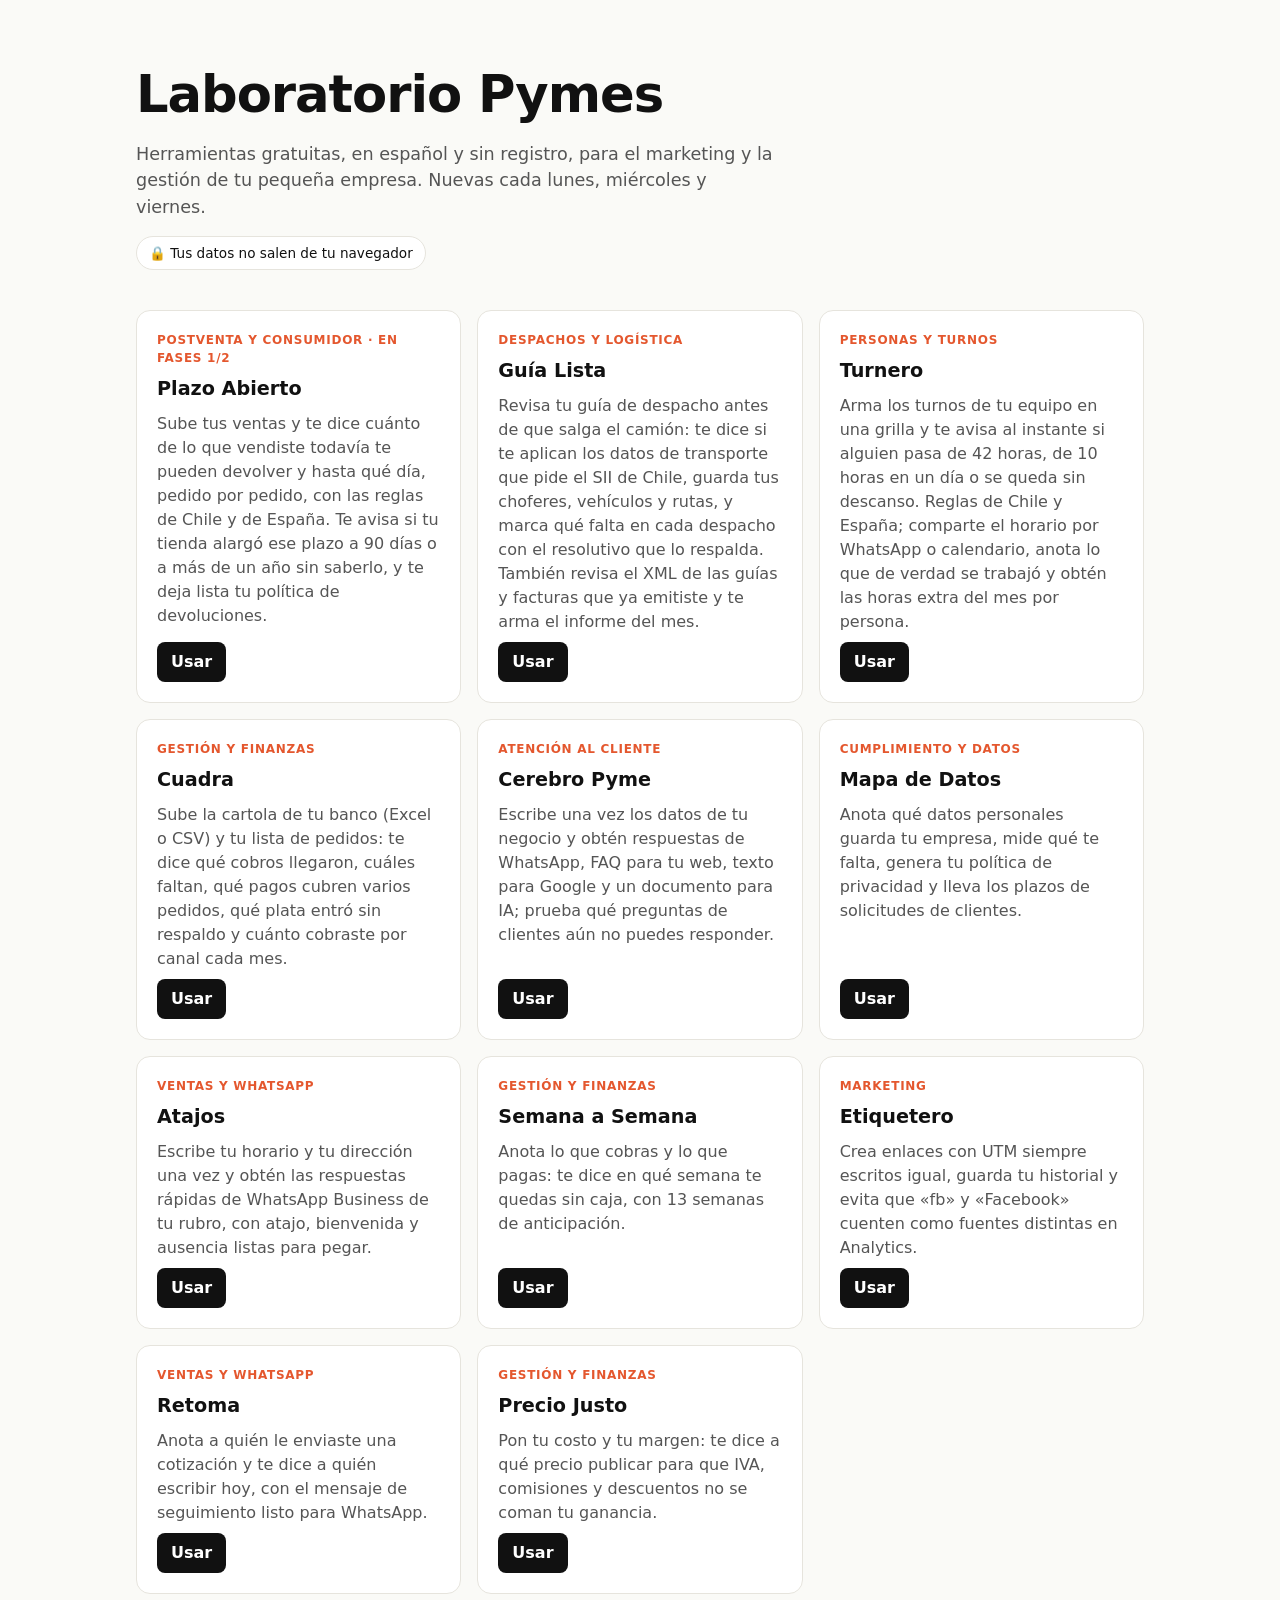
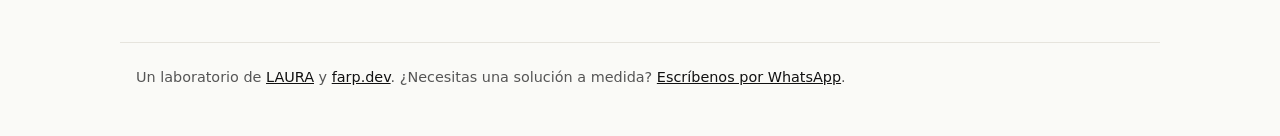
<file: index.html>
<!doctype html>
<html lang="es">
<head>
<meta charset="utf-8">
<meta name="viewport" content="width=device-width, initial-scale=1">
<title>Laboratorio Pymes · herramientas gratuitas para pymes</title>
<meta name="description" content="Herramientas gratuitas, en español y sin registro, para el marketing y la gestión de pequeñas empresas. Tus datos no salen de tu navegador.">
<style>
  :root { --tinta:#111; --suave:#555; --fondo:#fafaf7; --tarjeta:#fff; --borde:#e6e4dd; --acento:#e4572e; }
  * { box-sizing: border-box; }
  body { margin:0; font-family: system-ui, -apple-system, Segoe UI, Roboto, sans-serif; color:var(--tinta); background:var(--fondo); line-height:1.5; }
  header { max-width: 1040px; margin: 0 auto; padding: 56px 16px 24px; }
  h1 { font-size: clamp(2rem, 5vw, 3.2rem); margin: 0 0 8px; letter-spacing: -0.02em; }
  header p { color: var(--suave); max-width: 640px; font-size: 1.1rem; margin: 0; }
  .sello { display:inline-block; margin-top:16px; font-size:.85rem; background:#fff; border:1px solid var(--borde); border-radius:999px; padding:6px 12px; }
  main { max-width: 1040px; margin: 0 auto; padding: 16px; display:grid; gap:16px; grid-template-columns: repeat(auto-fill, minmax(280px, 1fr)); }
  .tarjeta { background:var(--tarjeta); border:1px solid var(--borde); border-radius:14px; padding:20px; display:flex; flex-direction:column; gap:8px; }
  .cat { font-size:.75rem; text-transform:uppercase; letter-spacing:.06em; color:var(--acento); font-weight:700; }
  .tarjeta h2 { font-size:1.2rem; margin:0; }
  .tarjeta p { margin:0; color:var(--suave); flex:1; }
  .tarjeta a { align-self:flex-start; background:var(--tinta); color:#fff; text-decoration:none; padding:8px 14px; border-radius:8px; font-weight:600; }
  .vacio { grid-column: 1 / -1; color: var(--suave); text-align:center; padding:48px 0; }
  footer { max-width:1040px; margin: 32px auto 0; padding: 24px 16px 48px; color:var(--suave); font-size:.9rem; border-top:1px solid var(--borde); }
  footer a { color: var(--tinta); }
</style>
</head>
<body>
<header>
  <h1>Laboratorio Pymes</h1>
  <p>Herramientas gratuitas, en español y sin registro, para el marketing y la gestión de tu pequeña empresa. Nuevas cada lunes, miércoles y viernes.</p>
  <span class="sello">🔒 Tus datos no salen de tu navegador</span>
</header>
<main id="catalogo">
  <!-- TARJETAS: el agente agrega una tarjeta por herramienta, la más nueva primero -->
  <article class="tarjeta">
    <span class="cat">Postventa y consumidor · en fases 1/2</span>
    <h2>Plazo Abierto</h2>
    <p>Sube tus ventas y te dice cuánto de lo que vendiste todavía te pueden devolver y hasta qué día, pedido por pedido, con las reglas de Chile y de España. Te avisa si tu tienda alargó ese plazo a 90 días o a más de un año sin saberlo, y te deja lista tu política de devoluciones.</p>
    <a href="herramientas/011-plazo-abierto/">Usar</a>
  </article>
  <article class="tarjeta">
    <span class="cat">Despachos y logística</span>
    <h2>Guía Lista</h2>
    <p>Revisa tu guía de despacho antes de que salga el camión: te dice si te aplican los datos de transporte que pide el SII de Chile, guarda tus choferes, vehículos y rutas, y marca qué falta en cada despacho con el resolutivo que lo respalda. También revisa el XML de las guías y facturas que ya emitiste y te arma el informe del mes.</p>
    <a href="herramientas/010-guia-lista/">Usar</a>
  </article>
  <article class="tarjeta">
    <span class="cat">Personas y turnos</span>
    <h2>Turnero</h2>
    <p>Arma los turnos de tu equipo en una grilla y te avisa al instante si alguien pasa de 42 horas, de 10 horas en un día o se queda sin descanso. Reglas de Chile y España; comparte el horario por WhatsApp o calendario, anota lo que de verdad se trabajó y obtén las horas extra del mes por persona.</p>
    <a href="herramientas/009-turnero/">Usar</a>
  </article>
  <article class="tarjeta">
    <span class="cat">Gestión y finanzas</span>
    <h2>Cuadra</h2>
    <p>Sube la cartola de tu banco (Excel o CSV) y tu lista de pedidos: te dice qué cobros llegaron, cuáles faltan, qué pagos cubren varios pedidos, qué plata entró sin respaldo y cuánto cobraste por canal cada mes.</p>
    <a href="herramientas/008-cuadra/">Usar</a>
  </article>
  <article class="tarjeta">
    <span class="cat">Atención al cliente</span>
    <h2>Cerebro Pyme</h2>
    <p>Escribe una vez los datos de tu negocio y obtén respuestas de WhatsApp, FAQ para tu web, texto para Google y un documento para IA; prueba qué preguntas de clientes aún no puedes responder.</p>
    <a href="herramientas/007-cerebro-pyme/">Usar</a>
  </article>
  <article class="tarjeta">
    <span class="cat">Cumplimiento y datos</span>
    <h2>Mapa de Datos</h2>
    <p>Anota qué datos personales guarda tu empresa, mide qué te falta, genera tu política de privacidad y lleva los plazos de solicitudes de clientes.</p>
    <a href="herramientas/006-mapa-de-datos/">Usar</a>
  </article>
  <article class="tarjeta">
    <span class="cat">Ventas y WhatsApp</span>
    <h2>Atajos</h2>
    <p>Escribe tu horario y tu dirección una vez y obtén las respuestas rápidas de WhatsApp Business de tu rubro, con atajo, bienvenida y ausencia listas para pegar.</p>
    <a href="herramientas/005-atajos/">Usar</a>
  </article>
  <article class="tarjeta">
    <span class="cat">Gestión y finanzas</span>
    <h2>Semana a Semana</h2>
    <p>Anota lo que cobras y lo que pagas: te dice en qué semana te quedas sin caja, con 13 semanas de anticipación.</p>
    <a href="herramientas/004-semana-a-semana/">Usar</a>
  </article>
  <article class="tarjeta">
    <span class="cat">Marketing</span>
    <h2>Etiquetero</h2>
    <p>Crea enlaces con UTM siempre escritos igual, guarda tu historial y evita que «fb» y «Facebook» cuenten como fuentes distintas en Analytics.</p>
    <a href="herramientas/003-etiquetero/">Usar</a>
  </article>
  <article class="tarjeta">
    <span class="cat">Ventas y WhatsApp</span>
    <h2>Retoma</h2>
    <p>Anota a quién le enviaste una cotización y te dice a quién escribir hoy, con el mensaje de seguimiento listo para WhatsApp.</p>
    <a href="herramientas/002-retoma/">Usar</a>
  </article>
  <article class="tarjeta">
    <span class="cat">Gestión y finanzas</span>
    <h2>Precio Justo</h2>
    <p>Pon tu costo y tu margen: te dice a qué precio publicar para que IVA, comisiones y descuentos no se coman tu ganancia.</p>
    <a href="herramientas/001-precio-justo/">Usar</a>
  </article>
</main>
<footer>
  Un laboratorio de <a href="https://laura.lat">LAURA</a> y <a href="https://farp.dev">farp.dev</a>. ¿Necesitas una solución a medida? <a href="https://wa.me/56999968482">Escríbenos por WhatsApp</a>.
</footer>
</body>
</html>
</file>
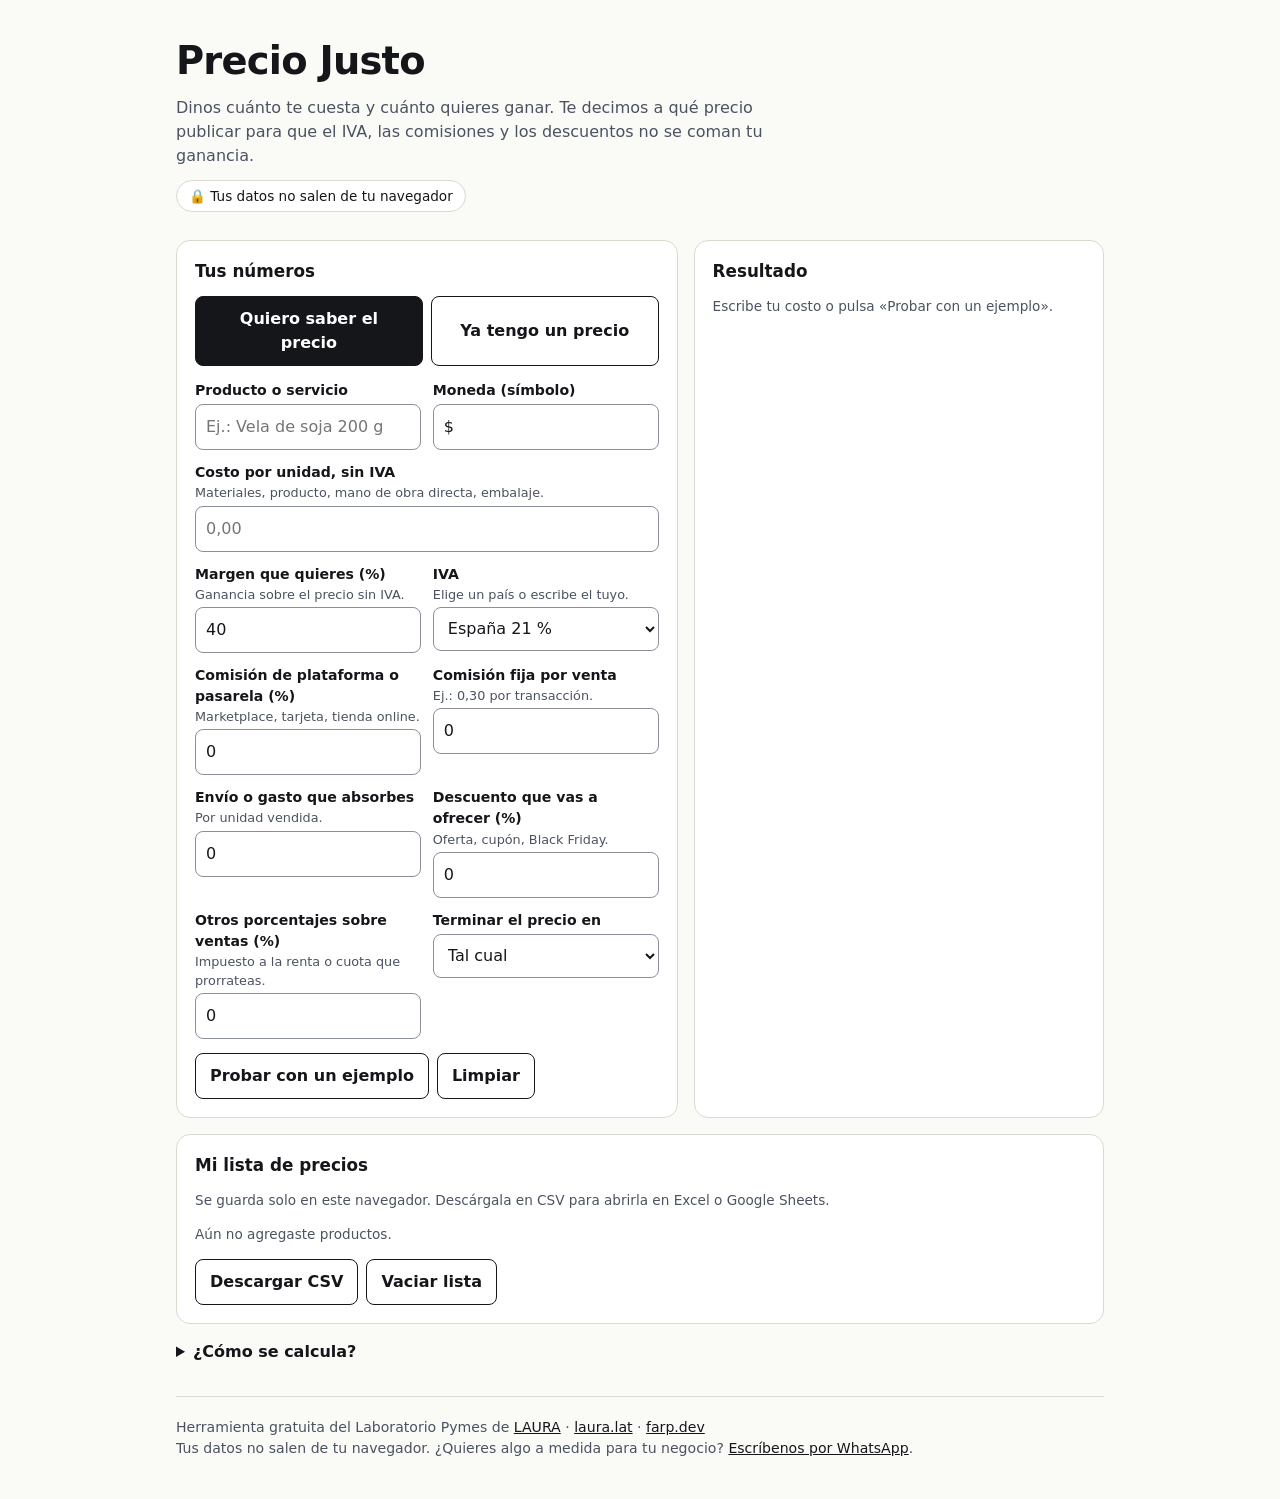
<file: herramientas/001-precio-justo/index.html>
<!doctype html>
<html lang="es">
<head>
<meta charset="utf-8">
<meta name="viewport" content="width=device-width, initial-scale=1">
<title>Precio Justo · calcula a cuánto vender sin perder en comisiones ni IVA</title>
<meta name="description" content="Calculadora gratuita: pon tu costo y el margen que quieres, y te dice el precio que debes publicar después de IVA, comisiones y descuentos. Sin registro.">
<style>
:root{--tinta:#14161a;--suave:#4b5260;--fondo:#fafaf7;--tarjeta:#fff;--borde:#dcd9d0;--acento:#b83a16;--ok:#1b6b3a;--mal:#a3201c}
*{box-sizing:border-box}
body{margin:0;font-family:system-ui,-apple-system,Segoe UI,Roboto,sans-serif;color:var(--tinta);background:var(--fondo);line-height:1.5}
.cont{max-width:960px;margin:0 auto;padding:0 16px}
header{padding:32px 0 8px}
h1{margin:0 0 6px;font-size:clamp(1.7rem,5vw,2.4rem);letter-spacing:-.02em}
header p{margin:0;color:var(--suave);max-width:640px}
.priv{display:inline-block;margin-top:12px;font-size:.85rem;background:#fff;border:1px solid var(--borde);border-radius:999px;padding:5px 12px}
.rejilla{display:grid;gap:16px;grid-template-columns:1fr;margin-top:20px}
@media(min-width:800px){.rejilla{grid-template-columns:1.1fr .9fr}}
.caja{background:var(--tarjeta);border:1px solid var(--borde);border-radius:14px;padding:18px}
.caja h2{margin:0 0 12px;font-size:1.05rem}
.campos{display:grid;gap:12px;grid-template-columns:1fr 1fr}
.campos .ancho{grid-column:1/-1}
label{display:block;font-size:.88rem;font-weight:600;margin-bottom:3px}
.ayuda{font-weight:400;color:var(--suave);font-size:.8rem;display:block}
input,select{width:100%;font:inherit;padding:10px;border:1px solid #8b8f98;border-radius:8px;background:#fff;color:var(--tinta);min-height:44px}
:focus-visible{outline:3px solid #1d4ed8;outline-offset:2px}
.modo{display:flex;gap:8px;margin-bottom:14px;flex-wrap:wrap}
.modo button{flex:1;min-width:140px}
button{font:inherit;cursor:pointer;border-radius:8px;border:1px solid var(--tinta);background:#fff;color:var(--tinta);padding:10px 14px;min-height:44px;font-weight:600}
button.sel,button.prim{background:var(--tinta);color:#fff}
.acciones{display:flex;gap:8px;flex-wrap:wrap;margin-top:14px}
.grande{font-size:clamp(2rem,8vw,2.8rem);font-weight:800;letter-spacing:-.02em;margin:0}
.etq{color:var(--suave);font-size:.85rem;margin:0}
.desglose{width:100%;border-collapse:collapse;margin-top:12px;font-size:.93rem}
.desglose td{padding:6px 0;border-bottom:1px solid var(--borde)}
.desglose td:last-child{text-align:right;font-variant-numeric:tabular-nums}
.pos{color:var(--ok)}.neg{color:var(--mal)}
.err{background:#fdecea;border:1px solid #e3a09b;color:#7a1511;padding:10px 12px;border-radius:8px;margin-top:12px}
.nota{font-size:.85rem;color:var(--suave);margin-top:10px}
table.lista{width:100%;border-collapse:collapse;font-size:.88rem}
table.lista th,table.lista td{padding:6px 8px;border-bottom:1px solid var(--borde);text-align:right}
table.lista th:first-child,table.lista td:first-child{text-align:left}
.scroll{overflow-x:auto}
details{margin-top:16px}
summary{cursor:pointer;font-weight:600}
footer{margin:32px 0 0;padding:20px 0 40px;border-top:1px solid var(--borde);font-size:.88rem;color:var(--suave)}
footer a{color:var(--tinta)}
.sr{position:absolute;left:-9999px}
</style>
</head>
<body>
<div class="cont">
<header>
  <h1>Precio Justo</h1>
  <p>Dinos cuánto te cuesta y cuánto quieres ganar. Te decimos a qué precio publicar para que el IVA, las comisiones y los descuentos no se coman tu ganancia.</p>
  <span class="priv">🔒 Tus datos no salen de tu navegador</span>
</header>

<div class="rejilla">
<section class="caja" aria-labelledby="t-datos">
  <h2 id="t-datos">Tus números</h2>
  <div class="modo" role="group" aria-label="¿Qué quieres calcular?">
    <button type="button" id="m1" class="sel" aria-pressed="true">Quiero saber el precio</button>
    <button type="button" id="m2" aria-pressed="false">Ya tengo un precio</button>
  </div>
  <form id="f" class="campos" novalidate>
    <div><label for="nombre">Producto o servicio</label><input id="nombre" type="text" placeholder="Ej.: Vela de soja 200 g" autocomplete="off"></div>
    <div><label for="moneda">Moneda (símbolo)</label><input id="moneda" type="text" value="$" maxlength="4" autocomplete="off"></div>
    <div class="ancho"><label for="costo">Costo por unidad, sin IVA<span class="ayuda">Materiales, producto, mano de obra directa, embalaje.</span></label><input id="costo" inputmode="decimal" placeholder="0,00"></div>
    <div id="bloqueMargen"><label for="margen">Margen que quieres (%)<span class="ayuda">Ganancia sobre el precio sin IVA.</span></label><input id="margen" inputmode="decimal" value="40"></div>
    <div id="bloquePrecio" hidden><label for="precio">Precio de venta con IVA<span class="ayuda">Lo que paga el cliente antes de descuentos.</span></label><input id="precio" inputmode="decimal"></div>
    <div><label for="pais">IVA<span class="ayuda">Elige un país o escribe el tuyo.</span></label>
      <select id="pais">
        <option value="21">España 21 %</option><option value="19">Chile 19 %</option><option value="16">México 16 %</option>
        <option value="19">Colombia 19 %</option><option value="18">Perú 18 %</option><option value="21">Argentina 21 %</option>
        <option value="22">Uruguay 22 %</option><option value="15">Ecuador 15 %</option><option value="0">Sin IVA</option><option value="otro">Otro…</option>
      </select></div>
    <div id="bloqueIva" hidden><label for="iva">IVA (%)</label><input id="iva" inputmode="decimal" value="21"></div>
    <div><label for="comision">Comisión de plataforma o pasarela (%)<span class="ayuda">Marketplace, tarjeta, tienda online.</span></label><input id="comision" inputmode="decimal" value="0"></div>
    <div><label for="comisionFija">Comisión fija por venta<span class="ayuda">Ej.: 0,30 por transacción.</span></label><input id="comisionFija" inputmode="decimal" value="0"></div>
    <div><label for="envio">Envío o gasto que absorbes<span class="ayuda">Por unidad vendida.</span></label><input id="envio" inputmode="decimal" value="0"></div>
    <div><label for="descuento">Descuento que vas a ofrecer (%)<span class="ayuda">Oferta, cupón, Black Friday.</span></label><input id="descuento" inputmode="decimal" value="0"></div>
    <div><label for="otros">Otros porcentajes sobre ventas (%)<span class="ayuda">Impuesto a la renta o cuota que prorrateas.</span></label><input id="otros" inputmode="decimal" value="0"></div>
    <div><label for="redondeo">Terminar el precio en</label>
      <select id="redondeo"><option value="ninguno">Tal cual</option><option value="entero">Número entero</option><option value="90">,90</option><option value="99">,99</option></select></div>
  </form>
  <div class="acciones">
    <button type="button" id="ejemplo">Probar con un ejemplo</button>
    <button type="button" id="limpiar">Limpiar</button>
  </div>
  <div id="error" class="err" role="alert" hidden></div>
</section>

<section class="caja" aria-labelledby="t-res" aria-live="polite">
  <h2 id="t-res">Resultado</h2>
  <div id="vacio" class="nota">Escribe tu costo o pulsa «Probar con un ejemplo».</div>
  <div id="res" hidden>
    <p class="etq" id="etqPrecio">Publica este precio (IVA incluido)</p>
    <p class="grande" id="pPrecio"></p>
    <p class="etq" id="pCobrado"></p>
    <table class="desglose" aria-label="Desglose por unidad vendida"><tbody id="desglose"></tbody></table>
    <p class="nota" id="pAviso"></p>
    <div class="acciones">
      <button type="button" class="prim" id="agregar">Agregar a mi lista</button>
      <button type="button" id="copiar">Copiar resumen</button>
    </div>
  </div>
</section>
</div>

<section class="caja" style="margin-top:16px" aria-labelledby="t-lista">
  <h2 id="t-lista">Mi lista de precios</h2>
  <p class="nota" style="margin-top:0">Se guarda solo en este navegador. Descárgala en CSV para abrirla en Excel o Google Sheets.</p>
  <div id="listaVacia" class="nota">Aún no agregaste productos.</div>
  <div class="scroll"><table class="lista" id="tabla" hidden>
    <thead><tr><th>Producto</th><th>Costo</th><th>Precio</th><th>Ganancia</th><th>Margen</th><th><span class="sr">Quitar</span></th></tr></thead>
    <tbody id="filas"></tbody></table></div>
  <div class="acciones"><button type="button" id="csv" disabled>Descargar CSV</button><button type="button" id="vaciar" disabled>Vaciar lista</button></div>
</section>

<details>
  <summary>¿Cómo se calcula?</summary>
  <p class="nota">El cliente paga el precio con IVA menos el descuento. Al restar el IVA queda el ingreso neto. De ese neto salen el costo, el envío, la comisión (porcentual sobre lo que paga el cliente más la fija) y otros porcentajes. Lo que queda es tu ganancia, y el margen es ganancia ÷ ingreso neto. Los tipos de IVA son orientativos: verifica el que corresponde a tu producto. Esto no sustituye a tu contador.</p>
</details>

<footer>
  Herramienta gratuita del Laboratorio Pymes de <a href="https://laura.lat">LAURA</a> · <a href="https://laura.lat">laura.lat</a> · <a href="https://farp.dev">farp.dev</a><br>
  Tus datos no salen de tu navegador. ¿Quieres algo a medida para tu negocio? <a href="https://wa.me/56999968482">Escríbenos por WhatsApp</a>.
</footer>
</div>

<script>
// Lógica de Precio Justo. Sin dependencias: sirve en el navegador y en Node.
(function (raiz) {
  'use strict';

  function num(v) {
    var n = typeof v === 'number' ? v : parseFloat(String(v).replace(',', '.'));
    return isFinite(n) ? n : 0;
  }

  // Modelo: el cliente paga precio_lista * (1 - descuento), IVA incluido.
  // neto = cobrado / (1 + iva). La comisión porcentual se cobra sobre lo que paga el cliente (con IVA).
  // ganancia = neto - costo - envio - comision% * cobrado - comision_fija - otros% * neto
  // margen = ganancia / neto

  function precioParaMargen(o) {
    var iva = num(o.iva) / 100, m = num(o.margen) / 100, c = num(o.comision) / 100;
    var otros = num(o.otros) / 100, d = num(o.descuento) / 100;
    var fijos = num(o.costo) + num(o.envio) + num(o.comisionFija);
    if (num(o.costo) < 0 || fijos < 0) throw new Error('Los costos no pueden ser negativos.');
    if (d < 0 || d >= 1) throw new Error('El descuento debe estar entre 0 % y 99 %.');
    var den = 1 - m - otros - c * (1 + iva);
    if (den <= 0) throw new Error('Con ese margen, esas comisiones y esos impuestos no hay precio que alcance: lo que se lleva cada venta supera el 100 %. Baja el margen o revisa las comisiones.');
    var neto = fijos / den;
    var cobrado = neto * (1 + iva);
    var lista = cobrado / (1 - d);
    return detalle(o, lista);
  }

  function detalle(o, lista) {
    var iva = num(o.iva) / 100, c = num(o.comision) / 100, otros = num(o.otros) / 100, d = num(o.descuento) / 100;
    var cobrado = lista * (1 - d);
    var neto = cobrado / (1 + iva);
    var comision = c * cobrado + num(o.comisionFija);
    var impOtros = otros * neto;
    var ganancia = neto - num(o.costo) - num(o.envio) - comision - impOtros;
    return {
      precioLista: lista,
      precioCobrado: cobrado,
      neto: neto,
      iva: cobrado - neto,
      comision: comision,
      otros: impOtros,
      costo: num(o.costo),
      envio: num(o.envio),
      ganancia: ganancia,
      margen: neto > 0 ? ganancia / neto * 100 : 0,
      recargo: num(o.costo) > 0 ? ganancia / num(o.costo) * 100 : 0
    };
  }

  function margenDesdePrecio(o) {
    var p = num(o.precio);
    if (p <= 0) throw new Error('Escribe un precio mayor que cero.');
    return detalle(o, p);
  }

  // modo: 'ninguno' | 'entero' | '90' (termina en ,90) | '99' (termina en ,99)
  function redondear(p, modo) {
    if (modo === 'entero') return Math.ceil(p - 1e-9);
    if (modo === '90') { var b = Math.ceil(p - 0.9 - 1e-9); return b + 0.9; }
    if (modo === '99') { var b2 = Math.ceil(p - 0.99 - 1e-9); return b2 + 0.99; }
    return Math.round(p * 100) / 100;
  }

  var api = { precioParaMargen: precioParaMargen, margenDesdePrecio: margenDesdePrecio, redondear: redondear, detalle: detalle, num: num };
  if (typeof module !== 'undefined' && module.exports) module.exports = api;
  else raiz.PrecioJusto = api;
})(typeof window !== 'undefined' ? window : this);

</script>
<script>
(function(){
  var $=function(i){return document.getElementById(i)};
  var L=window.PrecioJusto, modo=1, ult=null, CLAVE='precio-justo-lista-v1';
  var lista=[];
  try{lista=JSON.parse(localStorage.getItem(CLAVE)||'[]')}catch(e){lista=[]}
  function sim(){return ($('moneda').value||'$').trim()}
  function fmt(n){return sim()+' '+n.toLocaleString('es-ES',{minimumFractionDigits:2,maximumFractionDigits:2})}
  function pct(n){return n.toLocaleString('es-ES',{maximumFractionDigits:1})+' %'}
  function ivaVal(){return $('pais').value==='otro'?$('iva').value:$('pais').value}
  function datos(){return{costo:$('costo').value,margen:$('margen').value,iva:ivaVal(),comision:$('comision').value,comisionFija:$('comisionFija').value,envio:$('envio').value,descuento:$('descuento').value,otros:$('otros').value,precio:$('precio').value}}
  function validar(d){
    var campos={costo:'el costo',margen:'el margen',comision:'la comisión',comisionFija:'la comisión fija',envio:'el envío',descuento:'el descuento',otros:'otros porcentajes'};
    if(String($('costo').value).trim()==='')return null;
    for(var k in campos){var v=String(d[k]).trim();if(v!==''&&!/^-?\d+([.,]\d+)?$/.test(v))throw new Error('Revisa '+campos[k]+': escribe solo números (por ejemplo 12,5).');}
    if(L.num(d.iva)<0||L.num(d.iva)>100)throw new Error('El IVA debe estar entre 0 y 100.');
    return d;
  }
  function fila(t,v,cls){return '<tr><td>'+t+'</td><td class="'+(cls||'')+'">'+v+'</td></tr>'}
  function calcular(){
    var err=$('error');err.hidden=true;
    try{
      var d=validar(datos());
      if(!d){$('res').hidden=true;$('vacio').hidden=false;ult=null;return}
      var r;
      if(modo===1){
        r=L.precioParaMargen(d);
        var p=L.redondear(r.precioLista,$('redondeo').value);
        r=L.margenDesdePrecio(Object.assign({},d,{precio:p}));
        $('etqPrecio').textContent='Publica este precio (IVA incluido)';
        $('pAviso').textContent=p>L.precioParaMargen(d).precioLista+0.005?'Al redondear hacia arriba, el margen real es '+pct(r.margen)+' (pediste '+pct(L.num(d.margen))+').':'';
      }else{
        if(String(d.precio).trim()==='')throw new Error('Escribe el precio de venta con IVA.');
        r=L.margenDesdePrecio(d);
        $('etqPrecio').textContent='Con ese precio, tu margen real es';
        $('pAviso').textContent=r.ganancia<0?'Con este precio pierdes dinero en cada venta.':'';
      }
      ult={nombre:$('nombre').value.trim()||'Producto',r:r};
      $('pPrecio').textContent=modo===1?fmt(r.precioLista):pct(r.margen);
      $('pPrecio').className='grande '+(r.ganancia<0?'neg':'');
      $('pCobrado').textContent=L.num(d.descuento)>0?'Con el descuento, el cliente paga '+fmt(r.precioCobrado)+'.':'';
      $('desglose').innerHTML=
        fila('Lo que paga el cliente',fmt(r.precioCobrado))+
        fila('− IVA',fmt(r.iva))+
        fila('= Ingreso neto',fmt(r.neto))+
        fila('− Costo',fmt(r.costo))+
        (r.envio?fila('− Envío',fmt(r.envio)):'')+
        fila('− Comisiones',fmt(r.comision))+
        (r.otros?fila('− Otros porcentajes',fmt(r.otros)):'')+
        fila('= Tu ganancia por unidad',fmt(r.ganancia),r.ganancia<0?'neg':'pos')+
        fila('Margen sobre el neto',pct(r.margen),r.ganancia<0?'neg':'pos')+
        fila('Recargo sobre el costo',L.num(d.costo)>0?pct(r.recargo):'—');
      $('res').hidden=false;$('vacio').hidden=true;
    }catch(e){
      err.textContent=e.message;err.hidden=false;$('res').hidden=true;$('vacio').hidden=true;ult=null;
    }
  }
  function setModo(m){
    modo=m;
    $('m1').className=m===1?'sel':'';$('m2').className=m===2?'sel':'';
    $('m1').setAttribute('aria-pressed',m===1);$('m2').setAttribute('aria-pressed',m===2);
    $('bloqueMargen').hidden=m!==1;$('bloquePrecio').hidden=m!==2;
    $('redondeo').disabled=m!==1;
    calcular();
  }
  function guardar(){try{localStorage.setItem(CLAVE,JSON.stringify(lista))}catch(e){}}
  function esc(s){return s.replace(/[&<>"]/g,function(c){return{'&':'&amp;','<':'&lt;','>':'&gt;','"':'&quot;'}[c]})}
  function pintar(){
    $('listaVacia').hidden=lista.length>0;$('tabla').hidden=lista.length===0;
    $('csv').disabled=$('vaciar').disabled=lista.length===0;
    $('filas').innerHTML=lista.map(function(x,i){return '<tr><td>'+esc(x.nombre)+'</td><td>'+x.costo.toFixed(2)+'</td><td>'+x.precio.toFixed(2)+'</td><td class="'+(x.ganancia<0?'neg':'')+'">'+x.ganancia.toFixed(2)+'</td><td>'+x.margen.toFixed(1)+' %</td><td><button type="button" data-i="'+i+'" aria-label="Quitar '+esc(x.nombre)+'">✕</button></td></tr>'}).join('');
  }
  $('f').addEventListener('input',calcular);
  $('f').addEventListener('submit',function(e){e.preventDefault()});
  $('pais').addEventListener('change',function(){$('bloqueIva').hidden=$('pais').value!=='otro';calcular()});
  $('m1').onclick=function(){setModo(1)};$('m2').onclick=function(){setModo(2)};
  $('ejemplo').onclick=function(){
    setModo(1);
    var v={nombre:'Vela de soja 200 g',moneda:'$',costo:'6,50',margen:'45',comision:'3,5',comisionFija:'0,30',envio:'1,20',descuento:'10',otros:'0',redondeo:'90'};
    for(var k in v)$(k).value=v[k];
    $('pais').value='21';$('bloqueIva').hidden=true;calcular();
  };
  $('limpiar').onclick=function(){
    ['nombre','costo','precio'].forEach(function(i){$(i).value=''});
    $('margen').value='40';['comision','comisionFija','envio','descuento','otros'].forEach(function(i){$(i).value='0'});
    calcular();
  };
  $('agregar').onclick=function(){
    if(!ult)return;
    lista.push({nombre:ult.nombre,costo:ult.r.costo,precio:ult.r.precioLista,ganancia:ult.r.ganancia,margen:ult.r.margen});
    guardar();pintar();
  };
  $('filas').addEventListener('click',function(e){var i=e.target.getAttribute&&e.target.getAttribute('data-i');if(i!==null&&i!==undefined){lista.splice(+i,1);guardar();pintar()}});
  $('vaciar').onclick=function(){lista=[];guardar();pintar()};
  $('copiar').onclick=function(){
    if(!ult)return;var r=ult.r;
    var t=ult.nombre+': precio '+fmt(r.precioLista)+' (IVA incl.), ganancia '+fmt(r.ganancia)+' por unidad, margen '+pct(r.margen)+'.';
    var b=$('copiar');
    function ok(){b.textContent='¡Copiado!';setTimeout(function(){b.textContent='Copiar resumen'},1500)}
    if(navigator.clipboard&&navigator.clipboard.writeText)navigator.clipboard.writeText(t).then(ok,function(){window.prompt('Copia el texto:',t)});
    else window.prompt('Copia el texto:',t);
  };
  $('csv').onclick=function(){
    var q=function(s){return '"'+String(s).replace(/"/g,'""')+'"'};
    var filas=[['Producto','Costo','Precio con IVA','Ganancia','Margen %'].map(q).join(';')].concat(lista.map(function(x){return [q(x.nombre),x.costo.toFixed(2),x.precio.toFixed(2),x.ganancia.toFixed(2),x.margen.toFixed(1)].join(';')}));
    var blob=new Blob(['\ufeff'+filas.join('\n')],{type:'text/csv;charset=utf-8'});
    var a=document.createElement('a');a.href=URL.createObjectURL(blob);a.download='lista-de-precios.csv';document.body.appendChild(a);a.click();a.remove();
  };
  pintar();
})();
</script>
</body>
</html>
</file>
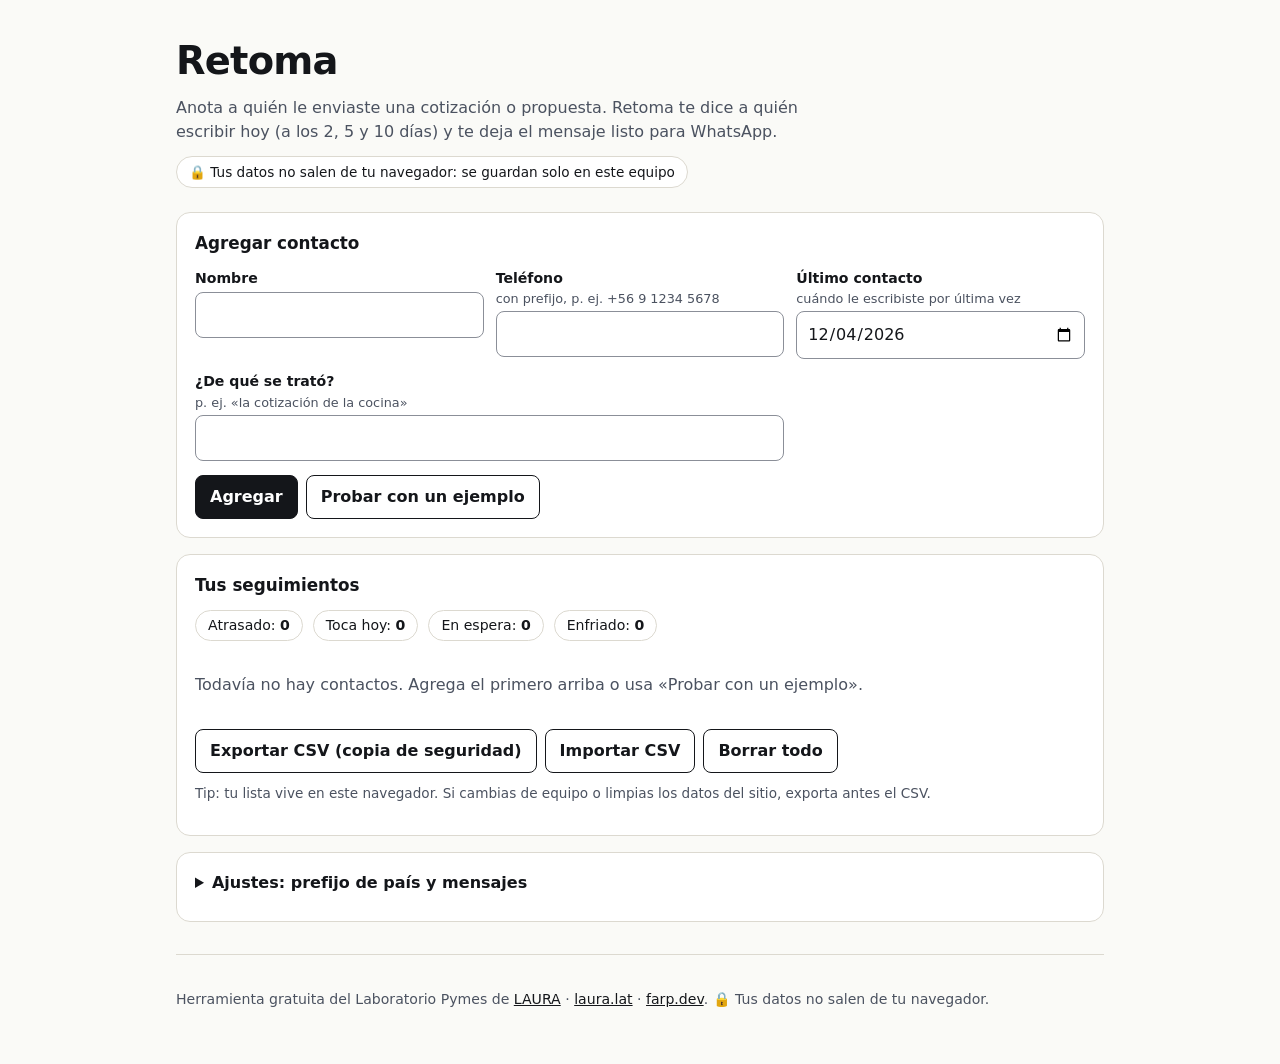
<file: herramientas/002-retoma/index.html>
<!doctype html>
<html lang="es">
<head>
<meta charset="utf-8">
<meta name="viewport" content="width=device-width, initial-scale=1">
<title>Retoma · a quién escribir hoy para no perder ventas por WhatsApp</title>
<meta name="description" content="Herramienta gratuita: anota a quién le enviaste una cotización o propuesta y te dice a quién escribir hoy, con el mensaje de seguimiento listo para WhatsApp. Sin registro.">
<style>
:root{--tinta:#14161a;--suave:#4b5260;--fondo:#fafaf7;--tarjeta:#fff;--borde:#dcd9d0;--acento:#b83a16;--ok:#1b6b3a;--mal:#a3201c;--aviso:#8a5a00}
*{box-sizing:border-box}
body{margin:0;font-family:system-ui,-apple-system,Segoe UI,Roboto,sans-serif;color:var(--tinta);background:var(--fondo);line-height:1.5}
.cont{max-width:960px;margin:0 auto;padding:0 16px}
header{padding:32px 0 8px}
h1{margin:0 0 6px;font-size:clamp(1.7rem,5vw,2.4rem);letter-spacing:-.02em}
header p{margin:0;color:var(--suave);max-width:660px}
.priv{display:inline-block;margin-top:12px;font-size:.85rem;background:#fff;border:1px solid var(--borde);border-radius:999px;padding:5px 12px}
.caja{background:var(--tarjeta);border:1px solid var(--borde);border-radius:14px;padding:18px;margin-top:16px}
.caja h2{margin:0 0 12px;font-size:1.05rem}
.campos{display:grid;gap:12px;grid-template-columns:1fr}
@media(min-width:700px){.campos{grid-template-columns:1fr 1fr 1fr}.campos .doble{grid-column:span 2}}
label{display:block;font-size:.88rem;font-weight:600;margin-bottom:3px}
.ayuda{font-weight:400;color:var(--suave);font-size:.8rem;display:block}
input,select,textarea{width:100%;font:inherit;padding:10px;border:1px solid #8b8f98;border-radius:8px;background:#fff;color:var(--tinta);min-height:44px}
textarea{min-height:90px}
:focus-visible{outline:3px solid #1d4ed8;outline-offset:2px}
button,.btn{font:inherit;cursor:pointer;border-radius:8px;border:1px solid var(--tinta);background:#fff;color:var(--tinta);padding:9px 14px;min-height:44px;font-weight:600;text-decoration:none;display:inline-flex;align-items:center;justify-content:center}
button.prim,.btn.prim{background:var(--tinta);color:#fff}
.btn.wa{background:#0b6e3c;border-color:#0b6e3c;color:#fff}
button.chico{min-height:36px;padding:5px 10px;font-size:.85rem}
.acciones{display:flex;gap:8px;flex-wrap:wrap;margin-top:14px}
.resumen{display:flex;gap:10px;flex-wrap:wrap;margin:6px 0 0}
.chip{border:1px solid var(--borde);border-radius:999px;padding:4px 12px;font-size:.88rem;background:#fff}
.chip b{font-variant-numeric:tabular-nums}
.err{background:#fdecea;border:1px solid #e3a09b;color:#7a1511;padding:10px 12px;border-radius:8px;margin-top:12px;white-space:pre-line}
.ok{background:#e8f5ec;border:1px solid #9ccfae;color:#12532b;padding:10px 12px;border-radius:8px;margin-top:12px}
.nota{font-size:.85rem;color:var(--suave);margin-top:10px}
.item{border:1px solid var(--borde);border-left-width:6px;border-radius:10px;padding:12px;margin-top:10px;background:#fff}
.item.atrasado{border-left-color:var(--mal)}.item.hoy{border-left-color:var(--acento)}.item.pendiente{border-left-color:#8b8f98}.item.enfriado{border-left-color:var(--aviso)}.item.ganado{border-left-color:var(--ok)}.item.perdido{border-left-color:#8b8f98;opacity:.8}
.item h3{margin:0;font-size:1rem}
.meta{font-size:.85rem;color:var(--suave);margin:2px 0 8px}
.etq{font-weight:700}
.atrasado .etq{color:var(--mal)}.hoy .etq{color:var(--acento)}.enfriado .etq{color:var(--aviso)}.ganado .etq{color:var(--ok)}
.msg{width:100%;font-size:.92rem;min-height:72px}
.fila{display:flex;gap:8px;flex-wrap:wrap;margin-top:8px}
details{margin-top:16px}summary{cursor:pointer;font-weight:600;min-height:32px}
.vacio{color:var(--suave);padding:16px 0}
footer{margin:32px 0 0;padding:20px 0 40px;border-top:1px solid var(--borde);font-size:.88rem;color:var(--suave)}
footer a{color:var(--tinta)}
</style>
</head>
<body>
<div class="cont">
<header>
  <h1>Retoma</h1>
  <p>Anota a quién le enviaste una cotización o propuesta. Retoma te dice a quién escribir hoy (a los 2, 5 y 10 días) y te deja el mensaje listo para WhatsApp.</p>
  <span class="priv">🔒 Tus datos no salen de tu navegador: se guardan solo en este equipo</span>
</header>

<section class="caja" aria-labelledby="t-nuevo">
  <h2 id="t-nuevo">Agregar contacto</h2>
  <form id="form" novalidate>
    <div class="campos">
      <div><label for="nombre">Nombre</label><input id="nombre" autocomplete="off" required></div>
      <div><label for="telefono">Teléfono <span class="ayuda">con prefijo, p. ej. +56 9 1234 5678</span></label><input id="telefono" inputmode="tel" autocomplete="off"></div>
      <div><label for="ultimo">Último contacto <span class="ayuda">cuándo le escribiste por última vez</span></label><input id="ultimo" type="date" required></div>
      <div class="doble"><label for="tema">¿De qué se trató? <span class="ayuda">p. ej. «la cotización de la cocina»</span></label><input id="tema" autocomplete="off"></div>
    </div>
    <div class="acciones">
      <button class="prim" type="submit">Agregar</button>
      <button type="button" id="ejemplo">Probar con un ejemplo</button>
    </div>
    <div id="aviso" role="alert"></div>
  </form>
</section>

<section class="caja" aria-labelledby="t-lista">
  <h2 id="t-lista">Tus seguimientos</h2>
  <div class="resumen" id="resumen" aria-live="polite"></div>
  <div id="lista"></div>
  <div class="acciones">
    <button id="csv">Exportar CSV (copia de seguridad)</button>
    <button id="importar">Importar CSV</button>
    <input id="archivo" type="file" accept=".csv,text/csv" hidden>
    <button id="vaciar">Borrar todo</button>
  </div>
  <p class="nota">Tip: tu lista vive en este navegador. Si cambias de equipo o limpias los datos del sitio, exporta antes el CSV.</p>
</section>

<details class="caja">
  <summary>Ajustes: prefijo de país y mensajes</summary>
  <div class="campos" style="margin-top:12px">
    <div><label for="prefijo">Prefijo de país <span class="ayuda">se agrega si el teléfono no lo trae (56 Chile, 34 España, 52 México, 57 Colombia…)</span></label><input id="prefijo" inputmode="numeric" placeholder="56"></div>
  </div>
  <p class="nota">El mensaje cambia según el intento: 1.º recordatorio amable, 2.º retoma, 3.º cierre cordial. Después de tres intentos, el contacto pasa a «enfriado» y no se insiste más. Siempre puedes editar el texto antes de enviarlo.</p>
</details>

<footer>
  <p>Herramienta gratuita del Laboratorio Pymes de <a href="https://laura.lat">LAURA</a> · <a href="https://laura.lat">laura.lat</a> · <a href="https://farp.dev">farp.dev</a>. 🔒 Tus datos no salen de tu navegador.</p>
</footer>
</div>

<script src="logica.js"></script>
<script>
(function(){
  'use strict';
  var $=function(i){return document.getElementById(i)};
  var CLAVE='retoma.v1',CLAVE_PREF='retoma.prefijo';
  var lista=[],prefijo='';
  function leer(k,def){try{var v=localStorage.getItem(k);return v===null?def:JSON.parse(v)}catch(e){return def}}
  function guardar(){try{localStorage.setItem(CLAVE,JSON.stringify(lista));localStorage.setItem(CLAVE_PREF,JSON.stringify(prefijo))}catch(e){aviso('No se pudo guardar en este navegador (¿modo privado?). Exporta el CSV para no perder tu lista.','err')}}
  lista=leer(CLAVE,[]);if(!Array.isArray(lista))lista=[];prefijo=leer(CLAVE_PREF,'');
  $('prefijo').value=prefijo;

  function hoy(){var d=new Date();return d.getFullYear()+'-'+('0'+(d.getMonth()+1)).slice(-2)+'-'+('0'+d.getDate()).slice(-2)}
  function esc(s){return String(s==null?'':s).replace(/[&<>"']/g,function(c){return {'&':'&amp;','<':'&lt;','>':'&gt;','"':'&quot;',"'":'&#39;'}[c]})}
  function aviso(t,cl){var a=$('aviso');a.innerHTML=t?'<div class="'+(cl||'ok')+'">'+esc(t)+'</div>':''}
  function fechaLarga(iso){var d=Retoma.aDias(iso);if(d===null)return iso;var f=new Date(d*86400000);return f.toLocaleDateString('es',{day:'numeric',month:'short',timeZone:'UTC'})}
  function haceCuanto(iso){var n=Retoma.aDias(hoy())-Retoma.aDias(iso);return n<=0?'hoy':n===1?'ayer':'hace '+n+' días'}
  $('ultimo').value=hoy();

  var ETQ={atrasado:'Atrasado',hoy:'Toca hoy',pendiente:'En espera',enfriado:'Enfriado',ganado:'Ganado',perdido:'Perdido',error:'Fecha inválida'};
  function pintar(){
    var h=hoy(),ord=Retoma.ordenar(lista,h),cuenta={};
    ord.forEach(function(x){cuenta[x.e.clave]=(cuenta[x.e.clave]||0)+1});
    $('resumen').innerHTML=['atrasado','hoy','pendiente','enfriado'].map(function(k){return '<span class="chip">'+ETQ[k]+': <b>'+(cuenta[k]||0)+'</b></span>'}).join('');
    if(!ord.length){$('lista').innerHTML='<p class="vacio">Todavía no hay contactos. Agrega el primero arriba o usa «Probar con un ejemplo».</p>';return}
    $('lista').innerHTML=ord.map(function(x){
      var c=x.c,e=x.e,i=lista.indexOf(c),abierto=e.clave==='atrasado'||e.clave==='hoy';
      var cuando=e.clave==='atrasado'?'Debías escribirle hace '+e.diasTarde+(e.diasTarde===1?' día':' días'):e.clave==='hoy'?'Escríbele hoy':e.clave==='pendiente'?'Escríbele el '+fechaLarga(e.proximo):e.clave==='enfriado'?'Ya hiciste 3 intentos; no insistas más':'';
      var texto=Retoma.mensaje(c);
      var url=Retoma.enlaceWa(c,texto,prefijo);
      var h3='<h3>'+esc(c.nombre)+'</h3><div class="meta"><span class="etq">'+ETQ[e.clave]+'</span>'+(cuando?' · '+cuando:'')+' · último contacto '+haceCuanto(c.ultimo)+' · intentos: '+(parseInt(c.toques,10)||0)+'/3'+(c.tema?' · '+esc(c.tema):'')+'</div>';
      var cuerpo='';
      if(abierto||e.clave==='pendiente'){
        cuerpo='<label for="m'+i+'" class="ayuda">Mensaje (puedes editarlo)</label><textarea class="msg" id="m'+i+'" data-i="'+i+'">'+esc(texto)+'</textarea>'+
        '<div class="fila">'+(url?'<a class="btn wa" data-a="wa" data-i="'+i+'" href="'+esc(url)+'" target="_blank" rel="noopener">Enviar por WhatsApp</a>':'<span class="nota">Sin teléfono válido: copia el mensaje.</span>')+
        '<button class="chico" data-a="copiar" data-i="'+i+'">Copiar mensaje</button>'+
        '<button class="chico" data-a="hecho" data-i="'+i+'">Ya le escribí</button>'+
        '<button class="chico" data-a="ganado" data-i="'+i+'">Ganado</button><button class="chico" data-a="perdido" data-i="'+i+'">Perdido</button>'+
        '<button class="chico" data-a="borrar" data-i="'+i+'" aria-label="Eliminar a '+esc(c.nombre)+'">Eliminar</button></div>';
      }else{
        cuerpo='<div class="fila">'+(e.clave==='enfriado'?'<button class="chico" data-a="ganado" data-i="'+i+'">Ganado</button><button class="chico" data-a="perdido" data-i="'+i+'">Perdido</button>':'<button class="chico" data-a="reabrir" data-i="'+i+'">Reabrir</button>')+'<button class="chico" data-a="borrar" data-i="'+i+'" aria-label="Eliminar a '+esc(c.nombre)+'">Eliminar</button></div>';
      }
      return '<article class="item '+e.clave+'">'+h3+cuerpo+'</article>';
    }).join('');
  }

  function marcarEscrito(c){c.toques=(parseInt(c.toques,10)||0)+1;c.ultimo=hoy()}
  $('lista').addEventListener('click',function(ev){
    var b=ev.target.closest('[data-a]');if(!b)return;
    var i=+b.getAttribute('data-i'),c=lista[i],a=b.getAttribute('data-a');if(!c)return;
    if(a==='copiar'){
      var t=$('m'+i).value;
      var fin=function(){b.textContent='¡Copiado!';setTimeout(function(){b.textContent='Copiar mensaje'},1500)};
      if(navigator.clipboard&&navigator.clipboard.writeText)navigator.clipboard.writeText(t).then(fin,function(){window.prompt('Copia el texto:',t)});else window.prompt('Copia el texto:',t);
      return;
    }
    if(a==='wa'){ // se abre el enlace; al volver, sugerimos registrar el intento
      var ta=$('m'+i);if(ta){b.href=Retoma.enlaceWa(c,ta.value,prefijo)}
      setTimeout(function(){if(window.confirm('¿Ya le enviaste el mensaje a '+c.nombre+'? Aceptar lo marca como enviado hoy.')){marcarEscrito(c);guardar();pintar()}},1200);
      return;
    }
    if(a==='hecho')marcarEscrito(c);
    else if(a==='ganado')c.resultado='ganado';
    else if(a==='perdido')c.resultado='perdido';
    else if(a==='reabrir'){c.resultado='';c.toques=0;c.ultimo=hoy()}
    else if(a==='borrar'){if(!window.confirm('¿Eliminar a '+c.nombre+'?'))return;lista.splice(i,1)}
    guardar();pintar();
  });

  $('form').addEventListener('submit',function(e){
    e.preventDefault();
    var n=$('nombre').value.trim(),u=$('ultimo').value,tel=$('telefono').value.trim();
    if(!n){aviso('Escribe el nombre del contacto.','err');$('nombre').focus();return}
    if(Retoma.aDias(u)===null){aviso('Elige una fecha válida para el último contacto.','err');$('ultimo').focus();return}
    if(tel&&!Retoma.telefono(tel,prefijo)){aviso('El teléfono no parece válido. Incluye el prefijo del país (p. ej. +56…) o ponlo en Ajustes.','err');$('telefono').focus();return}
    lista.push({nombre:n,telefono:tel,tema:$('tema').value.trim(),ultimo:u,toques:0,resultado:''});
    guardar();pintar();aviso('Agregado: '+n+'.','ok');
    ['nombre','telefono','tema'].forEach(function(k){$(k).value=''});$('nombre').focus();
  });

  $('ejemplo').onclick=function(){
    var h=Retoma.aDias(hoy()),f=function(d){return Retoma.aIso(h-d)};
    lista=lista.concat([
      {nombre:'Camila Rojas (ejemplo)',telefono:'+56 9 1111 2222',tema:'la cotización de la remodelación',ultimo:f(9),toques:0,resultado:''},
      {nombre:'Taller Mecánico Sur (ejemplo)',telefono:'+56 9 3333 4444',tema:'el presupuesto de mantención',ultimo:f(2),toques:0,resultado:''},
      {nombre:'Javier Soto (ejemplo)',telefono:'+56 9 5555 6666',tema:'el catálogo de uniformes',ultimo:f(5),toques:1,resultado:''},
      {nombre:'Panadería La Espiga (ejemplo)',telefono:'',tema:'el pedido de fin de mes',ultimo:f(1),toques:0,resultado:''},
      {nombre:'Marta Díaz (ejemplo)',telefono:'+56 9 7777 8888',tema:'la propuesta de diseño',ultimo:f(30),toques:3,resultado:''}
    ]);
    guardar();pintar();aviso('Cargué 5 contactos de ejemplo. Bórralos cuando quieras.','ok');
  };
  $('prefijo').addEventListener('change',function(){prefijo=this.value.replace(/[^\d]/g,'');this.value=prefijo;guardar();pintar()});

  $('csv').onclick=function(){
    if(!lista.length){aviso('No hay nada que exportar todavía.','err');return}
    var blob=new Blob(['﻿'+Retoma.aCsv(lista)],{type:'text/csv;charset=utf-8'});
    var a=document.createElement('a');a.href=URL.createObjectURL(blob);a.download='retoma-'+hoy()+'.csv';document.body.appendChild(a);a.click();a.remove();
  };
  $('importar').onclick=function(){$('archivo').click()};
  $('archivo').addEventListener('change',function(){
    var f=this.files[0];if(!f)return;var inp=this;
    var r=new FileReader();
    r.onload=function(){
      var res=Retoma.parseCsv(r.result);
      if(res.contactos.length){lista=lista.concat(res.contactos);guardar();pintar()}
      if(res.errores.length)aviso((res.contactos.length?'Importé '+res.contactos.length+'. ':'No pude importar. ')+'Problemas:\n'+res.errores.slice(0,6).join('\n')+(res.errores.length>6?'\n…y '+(res.errores.length-6)+' más.':''),'err');
      else aviso('Importé '+res.contactos.length+' contactos.','ok');
      inp.value='';
    };
    r.onerror=function(){aviso('No pude leer el archivo.','err')};
    r.readAsText(f,'utf-8');
  });
  $('vaciar').onclick=function(){if(lista.length&&window.confirm('¿Borrar todos los contactos de este navegador? Exporta antes el CSV si quieres conservarlos.')){lista=[];guardar();pintar();aviso('Lista vacía.','ok')}};
  pintar();
})();
</script>
</body>
</html>
</file>
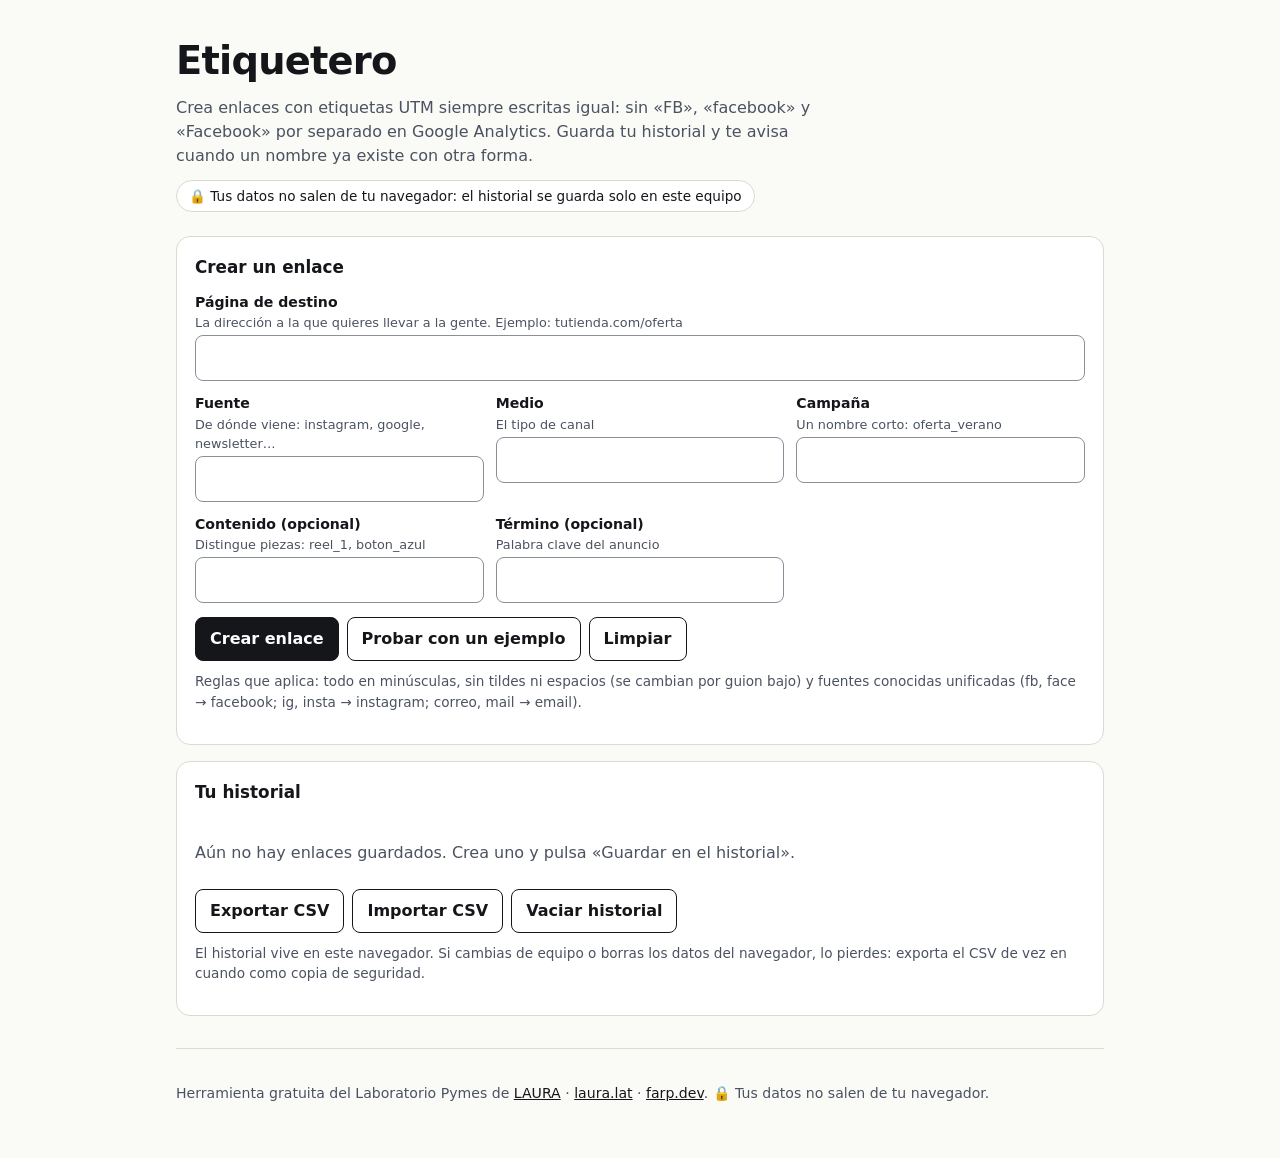
<file: herramientas/003-etiquetero/index.html>
<!doctype html>
<html lang="es">
<head>
<meta charset="utf-8">
<meta name="viewport" content="width=device-width, initial-scale=1">
<title>Etiquetero · enlaces con UTM sin errores ni nombres repetidos</title>
<meta name="description" content="Herramienta gratuita: crea enlaces con etiquetas UTM siempre iguales (sin «FB» y «facebook» por separado), guarda tu historial y avisa de nombres repetidos. Sin registro.">
<style>
:root{--tinta:#14161a;--suave:#4b5260;--fondo:#fafaf7;--tarjeta:#fff;--borde:#dcd9d0;--acento:#b83a16;--ok:#1b6b3a;--mal:#a3201c;--aviso:#8a5a00}
*{box-sizing:border-box}
body{margin:0;font-family:system-ui,-apple-system,Segoe UI,Roboto,sans-serif;color:var(--tinta);background:var(--fondo);line-height:1.5}
.cont{max-width:960px;margin:0 auto;padding:0 16px}
header{padding:32px 0 8px}
h1{margin:0 0 6px;font-size:clamp(1.7rem,5vw,2.4rem);letter-spacing:-.02em}
header p{margin:0;color:var(--suave);max-width:660px}
.priv{display:inline-block;margin-top:12px;font-size:.85rem;background:#fff;border:1px solid var(--borde);border-radius:999px;padding:5px 12px}
.caja{background:var(--tarjeta);border:1px solid var(--borde);border-radius:14px;padding:18px;margin-top:16px}
.caja h2{margin:0 0 12px;font-size:1.05rem}
.campos{display:grid;gap:12px;grid-template-columns:1fr}
@media(min-width:700px){.campos{grid-template-columns:1fr 1fr 1fr}.campos .doble{grid-column:span 2}.campos .triple{grid-column:span 3}}
label{display:block;font-size:.88rem;font-weight:600;margin-bottom:3px}
.ayuda{font-weight:400;color:var(--suave);font-size:.8rem;display:block}
input,select{width:100%;font:inherit;padding:10px;border:1px solid #8b8f98;border-radius:8px;background:#fff;color:var(--tinta);min-height:44px}
:focus-visible{outline:3px solid #1d4ed8;outline-offset:2px}
button{font:inherit;cursor:pointer;border-radius:8px;border:1px solid var(--tinta);background:#fff;color:var(--tinta);padding:9px 14px;min-height:44px;font-weight:600}
button.prim{background:var(--tinta);color:#fff}
button.chico{min-height:36px;padding:5px 10px;font-size:.85rem}
.acciones{display:flex;gap:8px;flex-wrap:wrap;margin-top:14px}
.err{background:#fdecea;border:1px solid #e3a09b;color:#7a1511;padding:10px 12px;border-radius:8px;margin-top:12px;white-space:pre-line}
.ok{background:#e8f5ec;border:1px solid #9ccfae;color:#12532b;padding:10px 12px;border-radius:8px;margin-top:12px}
.av{background:#fff6e0;border:1px solid #e3c97a;color:#5c3d00;padding:10px 12px;border-radius:8px;margin-top:8px}
.av ul{margin:0;padding-left:18px}
.res{margin-top:14px;display:none}
.res output{display:block;word-break:break-all;font-family:ui-monospace,Consolas,monospace;font-size:.9rem;background:#f3f1ea;border:1px solid var(--borde);border-radius:8px;padding:12px}
.nota{font-size:.85rem;color:var(--suave);margin-top:10px}
.hist{margin-top:10px}
.fila{border:1px solid var(--borde);border-radius:10px;padding:10px 12px;margin-top:8px;background:#fff}
.fila .m{font-size:.85rem;color:var(--suave)}
.fila .l{word-break:break-all;font-family:ui-monospace,Consolas,monospace;font-size:.82rem;margin:4px 0 8px}
.fila .b{display:flex;gap:6px;flex-wrap:wrap}
.chips{display:flex;gap:8px;flex-wrap:wrap}
.chip{border:1px solid var(--borde);border-radius:999px;padding:3px 12px;font-size:.85rem;background:#fff}
.vacio{color:var(--suave);padding:8px 0}
footer{margin:32px 0 0;padding:20px 0 40px;border-top:1px solid var(--borde);font-size:.88rem;color:var(--suave)}
footer a{color:var(--tinta)}
</style>
</head>
<body>
<div class="cont">
<header>
  <h1>Etiquetero</h1>
  <p>Crea enlaces con etiquetas UTM siempre escritas igual: sin «FB», «facebook» y «Facebook» por separado en Google Analytics. Guarda tu historial y te avisa cuando un nombre ya existe con otra forma.</p>
  <span class="priv">🔒 Tus datos no salen de tu navegador: el historial se guarda solo en este equipo</span>
</header>

<section class="caja" aria-labelledby="t-nuevo">
  <h2 id="t-nuevo">Crear un enlace</h2>
  <form id="form" novalidate>
    <div class="campos">
      <div class="triple"><label for="url">Página de destino <span class="ayuda">La dirección a la que quieres llevar a la gente. Ejemplo: tutienda.com/oferta</span></label><input id="url" type="text" inputmode="url" autocomplete="off"></div>
      <div><label for="fuente">Fuente <span class="ayuda">De dónde viene: instagram, google, newsletter…</span></label><input id="fuente" type="text" list="l-fuentes" autocomplete="off"></div>
      <div><label for="medio">Medio <span class="ayuda">El tipo de canal</span></label><input id="medio" type="text" list="l-medios" autocomplete="off"></div>
      <div><label for="campana">Campaña <span class="ayuda">Un nombre corto: oferta_verano</span></label><input id="campana" type="text" autocomplete="off"></div>
      <div><label for="contenido">Contenido (opcional) <span class="ayuda">Distingue piezas: reel_1, boton_azul</span></label><input id="contenido" type="text" autocomplete="off"></div>
      <div><label for="termino">Término (opcional) <span class="ayuda">Palabra clave del anuncio</span></label><input id="termino" type="text" autocomplete="off"></div>
    </div>
    <datalist id="l-fuentes"></datalist>
    <datalist id="l-medios"></datalist>
    <div class="acciones">
      <button type="submit" class="prim">Crear enlace</button>
      <button type="button" id="ejemplo">Probar con un ejemplo</button>
      <button type="button" id="limpiar">Limpiar</button>
    </div>
  </form>
  <div id="msg" role="alert" aria-live="polite"></div>
  <div class="res" id="res">
    <label for="salida">Tu enlace</label>
    <output id="salida" for="url fuente medio campana"></output>
    <div class="acciones">
      <button type="button" class="prim" id="copiar">Copiar enlace</button>
      <button type="button" id="guardar">Guardar en el historial</button>
    </div>
  </div>
  <p class="nota">Reglas que aplica: todo en minúsculas, sin tildes ni espacios (se cambian por guion bajo) y fuentes conocidas unificadas (fb, face → facebook; ig, insta → instagram; correo, mail → email).</p>
</section>

<section class="caja" aria-labelledby="t-hist">
  <h2 id="t-hist">Tu historial</h2>
  <div class="chips" id="resumen"></div>
  <div class="hist" id="hist"></div>
  <div class="acciones">
    <button type="button" id="csv">Exportar CSV</button>
    <button type="button" id="importar">Importar CSV</button>
    <button type="button" id="vaciar">Vaciar historial</button>
    <input type="file" id="archivo" accept=".csv,text/csv" hidden>
  </div>
  <div id="msg2" role="alert" aria-live="polite"></div>
  <p class="nota">El historial vive en este navegador. Si cambias de equipo o borras los datos del navegador, lo pierdes: exporta el CSV de vez en cuando como copia de seguridad.</p>
</section>

<footer>
  <p>Herramienta gratuita del Laboratorio Pymes de <a href="https://laura.lat">LAURA</a> · <a href="https://laura.lat">laura.lat</a> · <a href="https://farp.dev">farp.dev</a>. 🔒 Tus datos no salen de tu navegador.</p>
</footer>
</div>

<script src="logica.js"></script>
<script>
(function(){
  'use strict';
  var $=function(i){return document.getElementById(i)};
  var CLAVE='etiquetero.v1',hist=[],actual=null;
  try{var g=localStorage.getItem(CLAVE);if(g)hist=JSON.parse(g)||[]}catch(e){hist=[]}
  if(!Array.isArray(hist))hist=[];
  function guardar(){try{localStorage.setItem(CLAVE,JSON.stringify(hist))}catch(e){aviso('msg2','No pude guardar en este navegador (¿modo privado?). Exporta el CSV para no perder el historial.','err')}}
  function hoy(){return new Date().toISOString().slice(0,10)}
  function aviso(id,t,c){var e=$(id);e.textContent='';if(!t)return;var d=document.createElement('div');d.className=c;d.textContent=t;e.appendChild(d)}
  function avisos(id,lista){var e=$(id);if(!lista.length)return;var d=document.createElement('div');d.className='av';var u=document.createElement('ul');lista.forEach(function(a){var li=document.createElement('li');li.textContent=a;u.appendChild(li)});d.appendChild(u);e.appendChild(d)}
  function valores(){return{url:$('url').value,fuente:$('fuente').value,medio:$('medio').value,campana:$('campana').value,contenido:$('contenido').value,termino:$('termino').value}}
  function copiar(t,id){
    function ok(){aviso(id,'Copiado al portapapeles.','ok')}
    if(navigator.clipboard&&navigator.clipboard.writeText){navigator.clipboard.writeText(t).then(ok,function(){fallback()})}else fallback();
    function fallback(){var a=document.createElement('textarea');a.value=t;document.body.appendChild(a);a.select();var r=false;try{r=document.execCommand('copy')}catch(e){}a.remove();if(r)ok();else aviso(id,'No pude copiar automáticamente. Selecciona el enlace y cópialo a mano.','err')}
  }
  function listas(){
    var f={},m={};Etiquetero.MEDIOS.forEach(function(x){m[x]=1});
    ['facebook','instagram','google','whatsapp','tiktok','youtube','linkedin','email','newsletter'].forEach(function(x){f[x]=1});
    hist.forEach(function(h){f[h.fuente]=1;m[h.medio]=1});
    function llenar(id,o){var d=$(id);d.textContent='';Object.keys(o).sort().forEach(function(k){var op=document.createElement('option');op.value=k;d.appendChild(op)})}
    llenar('l-fuentes',f);llenar('l-medios',m);
  }
  function pintar(){
    var h=$('hist');h.textContent='';
    var r=$('resumen');r.textContent='';
    if(!hist.length){var v=document.createElement('p');v.className='vacio';v.textContent='Aún no hay enlaces guardados. Crea uno y pulsa «Guardar en el historial».';h.appendChild(v)}
    Etiquetero.resumen(hist).forEach(function(s){var c=document.createElement('span');c.className='chip';c.textContent=s.campana+' · '+s.enlaces+(s.enlaces===1?' enlace':' enlaces')+' · '+s.fuentes.join(', ');r.appendChild(c)});
    hist.slice().reverse().forEach(function(e,ri){
      var i=hist.length-1-ri,f=document.createElement('div');f.className='fila';
      var m=document.createElement('div');m.className='m';m.textContent=(e.fecha||'')+' · '+e.campana+' · '+e.fuente+' / '+e.medio+(e.contenido?' · '+e.contenido:'');
      var l=document.createElement('div');l.className='l';l.textContent=e.enlace;
      var b=document.createElement('div');b.className='b';
      var c=document.createElement('button');c.type='button';c.className='chico';c.textContent='Copiar';c.onclick=function(){copiar(e.enlace,'msg2')};
      var u=document.createElement('button');u.type='button';u.className='chico';u.textContent='Usar como base';u.onclick=function(){['url','fuente','medio','campana','contenido','termino'].forEach(function(k){$(k).value=e[k]||''});window.scrollTo({top:0,behavior:'smooth'});$('campana').focus()};
      var d=document.createElement('button');d.type='button';d.className='chico';d.textContent='Borrar';d.setAttribute('aria-label','Borrar el enlace de '+e.campana+' en '+e.fuente);d.onclick=function(){hist.splice(i,1);guardar();pintar()};
      b.appendChild(c);b.appendChild(u);b.appendChild(d);f.appendChild(m);f.appendChild(l);f.appendChild(b);h.appendChild(f);
    });
    listas();
  }
  $('form').addEventListener('submit',function(ev){
    ev.preventDefault();aviso('msg','');$('res').style.display='none';actual=null;
    var r=Etiquetero.construir(valores());
    if(r.errores.length){aviso('msg',r.errores.join('\n'),'err');return}
    var v=r.valores,nueva={fecha:hoy(),url:$('url').value.trim(),fuente:v.fuente,medio:v.medio,campana:v.campana,contenido:v.contenido,termino:v.termino,enlace:r.enlace};
    actual=nueva;
    $('salida').textContent=r.enlace;$('res').style.display='block';
    avisos('msg',r.avisos.concat(Etiquetero.revisarHistorial(nueva,hist)));
  });
  $('copiar').onclick=function(){if(actual)copiar(actual.enlace,'msg')};
  $('guardar').onclick=function(){
    if(!actual)return;
    if(hist.some(function(h){return h.enlace===actual.enlace})){aviso('msg','Ese enlace ya está en tu historial.','err');return}
    hist.push(actual);guardar();pintar();aviso('msg','Guardado en el historial.','ok');
  };
  $('limpiar').onclick=function(){['url','fuente','medio','campana','contenido','termino'].forEach(function(k){$(k).value=''});aviso('msg','');$('res').style.display='none';actual=null;$('url').focus()};
  $('ejemplo').onclick=function(){
    $('url').value='mipeluqueria.cl/promo-invierno';$('fuente').value='FB';$('medio').value='Social';$('campana').value='Promo Invierno';$('contenido').value='Reel 1';$('termino').value='';
    aviso('msg','Cargué un ejemplo. Pulsa «Crear enlace».','ok');
  };
  $('csv').onclick=function(){
    if(!hist.length){aviso('msg2','No hay nada que exportar todavía.','err');return}
    var blob=new Blob(['﻿'+Etiquetero.aCsv(hist)],{type:'text/csv;charset=utf-8'});
    var a=document.createElement('a');a.href=URL.createObjectURL(blob);a.download='etiquetero-'+hoy()+'.csv';document.body.appendChild(a);a.click();a.remove();
  };
  $('importar').onclick=function(){$('archivo').click()};
  $('archivo').addEventListener('change',function(){
    var f=this.files[0],inp=this;if(!f)return;
    var rd=new FileReader();
    rd.onload=function(){
      var r=Etiquetero.parseCsv(rd.result),nuevos=r.entradas.filter(function(e){return !hist.some(function(h){return h.enlace===e.enlace})});
      hist=hist.concat(nuevos);guardar();pintar();
      if(r.errores.length)aviso('msg2',(nuevos.length?'Importé '+nuevos.length+'. ':'No pude importar. ')+'Problemas:\n'+r.errores.slice(0,6).join('\n'),'err');
      else aviso('msg2','Importé '+nuevos.length+' enlaces nuevos.','ok');
      inp.value='';
    };
    rd.onerror=function(){aviso('msg2','No pude leer el archivo.','err')};
    rd.readAsText(f,'utf-8');
  });
  $('vaciar').onclick=function(){if(hist.length&&window.confirm('¿Borrar todo el historial de este navegador? Exporta antes el CSV si quieres conservarlo.')){hist=[];guardar();pintar();aviso('msg2','Historial vacío.','ok')}};
  pintar();
})();
</script>
</body>
</html>
</file>
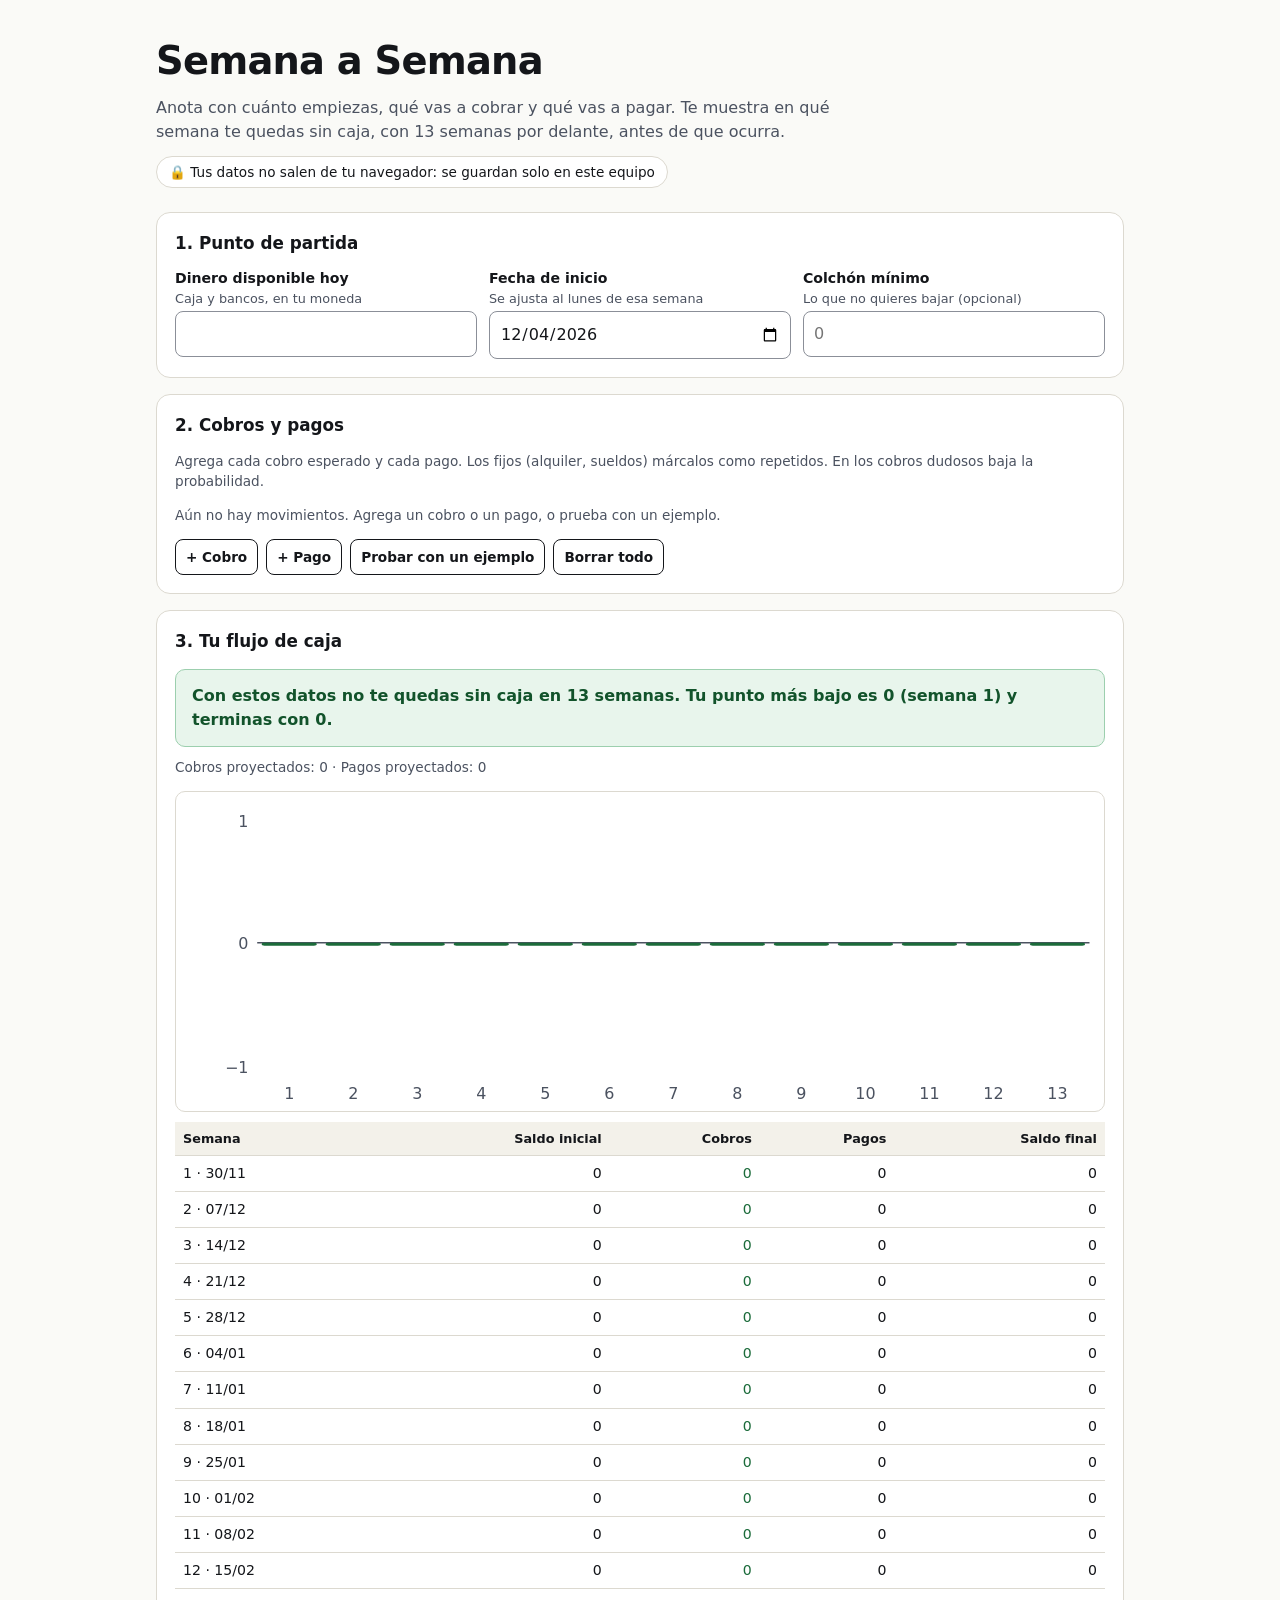
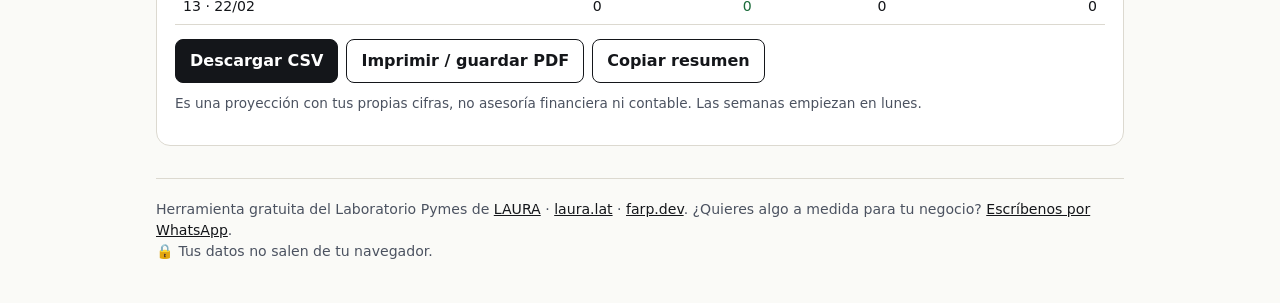
<file: herramientas/004-semana-a-semana/index.html>
<!doctype html>
<html lang="es">
<head>
<meta charset="utf-8">
<meta name="viewport" content="width=device-width, initial-scale=1">
<title>Semana a Semana · en qué semana te quedas sin caja</title>
<meta name="description" content="Herramienta gratuita: proyecta tu flujo de caja a 13 semanas y mira en qué semana te quedas sin dinero. Sin registro; tus datos no salen del navegador.">
<style>
:root{--tinta:#14161a;--suave:#4b5260;--fondo:#fafaf7;--tarjeta:#fff;--borde:#dcd9d0;--acento:#b83a16;--ok:#1b6b3a;--mal:#a3201c}
*{box-sizing:border-box}
body{margin:0;font-family:system-ui,-apple-system,Segoe UI,Roboto,sans-serif;color:var(--tinta);background:var(--fondo);line-height:1.5}
.cont{max-width:1000px;margin:0 auto;padding:0 16px}
header{padding:32px 0 8px}
h1{margin:0 0 6px;font-size:clamp(1.7rem,5vw,2.4rem);letter-spacing:-.02em}
header p{margin:0;color:var(--suave);max-width:680px}
.priv{display:inline-block;margin-top:12px;font-size:.85rem;background:#fff;border:1px solid var(--borde);border-radius:999px;padding:5px 12px}
.caja{background:var(--tarjeta);border:1px solid var(--borde);border-radius:14px;padding:18px;margin-top:16px}
.caja h2{margin:0 0 12px;font-size:1.05rem}
.campos{display:grid;gap:12px;grid-template-columns:1fr}
@media(min-width:700px){.campos{grid-template-columns:repeat(3,1fr)}}
label{display:block;font-size:.88rem;font-weight:600;margin-bottom:3px}
.ayuda{font-weight:400;color:var(--suave);font-size:.8rem;display:block}
input,select{width:100%;font:inherit;padding:10px;border:1px solid #8b8f98;border-radius:8px;background:#fff;color:var(--tinta);min-height:44px}
:focus-visible{outline:3px solid #1d4ed8;outline-offset:2px}
button{font:inherit;cursor:pointer;border-radius:8px;border:1px solid var(--tinta);background:#fff;color:var(--tinta);padding:9px 14px;min-height:44px;font-weight:600}
button.prim{background:var(--tinta);color:#fff}
button.chico{min-height:36px;padding:5px 10px;font-size:.85rem}
.acciones{display:flex;gap:8px;flex-wrap:wrap;margin-top:14px}
.err{background:#fdecea;border:1px solid #e3a09b;color:#7a1511;padding:10px 12px;border-radius:8px;margin-top:12px;white-space:pre-line}
.alerta{padding:14px 16px;border-radius:10px;margin-top:14px;font-weight:600}
.alerta.mal{background:#fdecea;border:1px solid #e3a09b;color:#7a1511}
.alerta.ok{background:#e8f5ec;border:1px solid #9ccfae;color:#12532b}
.alerta.av{background:#fff6e0;border:1px solid #e3c97a;color:#5c3d00}
.mov{border:1px solid var(--borde);border-radius:10px;padding:10px;margin-top:8px;background:#fff;display:grid;gap:8px;grid-template-columns:1fr 1fr}
@media(min-width:800px){.mov{grid-template-columns:1.6fr .9fr 1fr 1.1fr 1fr .8fr auto;align-items:end}}
.mov .sp{grid-column:1/-1}
@media(min-width:800px){.mov .sp{grid-column:auto}}
.tablaw{overflow-x:auto;margin-top:10px}
table{border-collapse:collapse;width:100%;font-size:.88rem;min-width:620px}
th,td{padding:7px 8px;border-bottom:1px solid var(--borde);text-align:right;white-space:nowrap}
th:first-child,td:first-child{text-align:left}
th{background:#f3f1ea;font-size:.8rem}
td.neg{color:var(--mal);font-weight:700;background:#fdecea}
td.cob{color:var(--ok)}
svg{width:100%;height:auto;display:block;margin-top:10px;background:#fff;border:1px solid var(--borde);border-radius:10px}
.nota{font-size:.85rem;color:var(--suave);margin-top:10px}
footer{margin:32px 0 0;padding:20px 0 40px;border-top:1px solid var(--borde);font-size:.88rem;color:var(--suave)}
footer a{color:var(--tinta)}
.sr{position:absolute;left:-9999px}
@media print{.noimp{display:none}body{background:#fff}}
</style>
</head>
<body>
<div class="cont">
<header>
  <h1>Semana a Semana</h1>
  <p>Anota con cuánto empiezas, qué vas a cobrar y qué vas a pagar. Te muestra en qué semana te quedas sin caja, con 13 semanas por delante, antes de que ocurra.</p>
  <span class="priv">🔒 Tus datos no salen de tu navegador: se guardan solo en este equipo</span>
</header>

<section class="caja noimp" aria-labelledby="t-base">
  <h2 id="t-base">1. Punto de partida</h2>
  <div class="campos">
    <div><label for="saldo">Dinero disponible hoy <span class="ayuda">Caja y bancos, en tu moneda</span></label><input id="saldo" type="text" inputmode="decimal" autocomplete="off"></div>
    <div><label for="inicio">Fecha de inicio <span class="ayuda">Se ajusta al lunes de esa semana</span></label><input id="inicio" type="date"></div>
    <div><label for="minimo">Colchón mínimo <span class="ayuda">Lo que no quieres bajar (opcional)</span></label><input id="minimo" type="text" inputmode="decimal" autocomplete="off" placeholder="0"></div>
  </div>
</section>

<section class="caja noimp" aria-labelledby="t-mov">
  <h2 id="t-mov">2. Cobros y pagos</h2>
  <p class="nota" style="margin-top:0">Agrega cada cobro esperado y cada pago. Los fijos (alquiler, sueldos) márcalos como repetidos. En los cobros dudosos baja la probabilidad.</p>
  <div id="lista"></div>
  <div class="acciones">
    <button type="button" class="chico" id="add-cobro">+ Cobro</button>
    <button type="button" class="chico" id="add-pago">+ Pago</button>
    <button type="button" class="chico" id="ejemplo">Probar con un ejemplo</button>
    <button type="button" class="chico" id="limpiar">Borrar todo</button>
  </div>
  <div id="err" class="err" role="alert" hidden></div>
</section>

<section class="caja" aria-labelledby="t-res" aria-live="polite">
  <h2 id="t-res">3. Tu flujo de caja</h2>
  <div id="resumen"></div>
  <svg id="grafico" viewBox="0 0 640 220" role="img" aria-label="Gráfico del saldo final de cada semana" hidden></svg>
  <div class="tablaw"><table id="tabla" hidden></table></div>
  <div class="acciones noimp">
    <button type="button" class="prim" id="csv">Descargar CSV</button>
    <button type="button" id="imprimir">Imprimir / guardar PDF</button>
    <button type="button" id="copiar">Copiar resumen</button>
  </div>
  <p class="nota">Es una proyección con tus propias cifras, no asesoría financiera ni contable. Las semanas empiezan en lunes.</p>
</section>

<footer>
  Herramienta gratuita del Laboratorio Pymes de <a href="https://laura.lat">LAURA</a> · <a href="https://laura.lat">laura.lat</a> · <a href="https://farp.dev">farp.dev</a>.
  ¿Quieres algo a medida para tu negocio? <a href="https://wa.me/56999968482">Escríbenos por WhatsApp</a>.<br>
  🔒 Tus datos no salen de tu navegador.
</footer>
</div>

<script>
/* Semana a Semana · lógica pura (sin DOM). Fechas ISO "AAAA-MM-DD", calculadas en UTC. */
(function (raiz) {
  'use strict';
  var DIA = 86400000;

  function aMs(iso) {
    var m = /^(\d{4})-(\d{2})-(\d{2})$/.exec(String(iso || '').trim());
    if (!m) return NaN;
    var ms = Date.UTC(+m[1], +m[2] - 1, +m[3]);
    var d = new Date(ms);
    if (d.getUTCFullYear() !== +m[1] || d.getUTCMonth() !== +m[2] - 1 || d.getUTCDate() !== +m[3]) return NaN;
    return ms;
  }
  function aIso(ms) { return new Date(ms).toISOString().slice(0, 10); }
  function sumaDias(iso, n) { return aIso(aMs(iso) + n * DIA); }

  /* Lunes de la semana de una fecha. */
  function lunesDe(iso) {
    var ms = aMs(iso);
    if (isNaN(ms)) return null;
    var dow = new Date(ms).getUTCDay(); // 0 domingo
    return aIso(ms - ((dow + 6) % 7) * DIA);
  }

  /* Número (0-based) de semana de una fecha respecto al lunes de inicio; null si cae fuera. */
  function indiceSemana(fecha, inicio, semanas) {
    var f = aMs(fecha), i = aMs(inicio);
    if (isNaN(f) || isNaN(i)) return null;
    var idx = Math.floor((f - i) / (7 * DIA));
    return idx >= 0 && idx < semanas ? idx : null;
  }

  /* Convierte texto a número: acepta "1.234,56", "1,234.56", "1234", "$ 1.500". */
  function numero(txt) {
    if (typeof txt === 'number') return isFinite(txt) ? txt : NaN;
    var s = String(txt == null ? '' : txt).replace(/[^\d.,\-]/g, '');
    if (!s || s === '-') return NaN;
    var ult = Math.max(s.lastIndexOf(','), s.lastIndexOf('.'));
    if (ult >= 0) {
      var dec = s.slice(ult + 1), ent = s.slice(0, ult).replace(/[.,]/g, '');
      // un solo separador con exactamente 3 dígitos detrás y sin otro separador = miles
      var cuenta = (s.match(/[.,]/g) || []).length;
      if (cuenta === 1 && dec.length === 3) return Number(s.replace(/[.,]/g, ''));
      return Number(ent + '.' + dec);
    }
    return Number(s);
  }

  /* Fechas en que ocurre un movimiento dentro del horizonte.
     mov: {fecha, repite: 'una'|'semanal'|'quincenal'|'mensual', hasta?} */
  function ocurrencias(mov, inicio, semanas) {
    var fin = aMs(inicio) + semanas * 7 * DIA - DIA; // último día del horizonte
    var hasta = mov.hasta ? aMs(mov.hasta) : fin;
    if (isNaN(hasta) || hasta > fin) hasta = fin;
    var f0 = aMs(mov.fecha);
    if (isNaN(f0)) return [];
    var out = [], rep = mov.repite || 'una';
    if (rep === 'una') { if (f0 <= hasta) out.push(aIso(f0)); return out; }
    if (rep === 'semanal' || rep === 'quincenal') {
      var paso = (rep === 'semanal' ? 7 : 14) * DIA;
      for (var t = f0, n = 0; t <= hasta && n < 2000; t += paso, n++) out.push(aIso(t));
      return out;
    }
    if (rep === 'mensual') {
      var d0 = new Date(f0), dia = d0.getUTCDate();
      for (var k = 0; k < 60; k++) {
        var y = d0.getUTCFullYear(), m = d0.getUTCMonth() + k;
        var ultimo = new Date(Date.UTC(y, m + 1, 0)).getUTCDate();
        var t2 = Date.UTC(y, m, Math.min(dia, ultimo)); // 31 → último día del mes
        if (t2 > hasta) break;
        out.push(aIso(t2));
      }
      return out;
    }
    return [];
  }

  /* Proyecta el flujo semana a semana.
     movs: [{concepto, tipo:'cobro'|'pago', monto, fecha, repite, hasta, probabilidad?}]
     devuelve {semanas:[{n, desde, hasta, cobros, pagos, neto, inicial, final, detalle:[...]}], ...resumen} */
  function proyectar(saldoInicial, movs, inicio, semanas, opciones) {
    opciones = opciones || {};
    var ini = lunesDe(inicio);
    if (!ini) throw new Error('La fecha de inicio no es válida.');
    semanas = semanas || 13;
    var minimo = Number(opciones.minimo) || 0;
    var filas = [];
    for (var i = 0; i < semanas; i++) {
      filas.push({ n: i + 1, desde: sumaDias(ini, i * 7), hasta: sumaDias(ini, i * 7 + 6), cobros: 0, pagos: 0, neto: 0, inicial: 0, final: 0, detalle: [] });
    }
    (movs || []).forEach(function (m) {
      var monto = numero(m.monto);
      if (!isFinite(monto) || monto === 0) return;
      var prob = m.probabilidad == null || m.probabilidad === '' ? 1 : Math.min(1, Math.max(0, Number(m.probabilidad)));
      ocurrencias(m, ini, semanas).forEach(function (f) {
        var idx = indiceSemana(f, ini, semanas);
        if (idx === null) return;
        var v = Math.abs(monto) * (m.tipo === 'cobro' ? prob : 1);
        if (m.tipo === 'cobro') filas[idx].cobros += v; else filas[idx].pagos += v;
        filas[idx].detalle.push({ concepto: m.concepto || '(sin nombre)', tipo: m.tipo, monto: v, fecha: f });
      });
    });
    var saldo = Number(saldoInicial) || 0;
    var primeraNegativa = null, primeraBajoMinimo = null, peor = null;
    filas.forEach(function (f) {
      f.inicial = saldo;
      f.neto = f.cobros - f.pagos;
      f.final = saldo + f.neto;
      saldo = f.final;
      if (primeraNegativa === null && f.final < 0) primeraNegativa = f.n;
      if (primeraBajoMinimo === null && f.final < minimo) primeraBajoMinimo = f.n;
      if (peor === null || f.final < peor.final) peor = f;
    });
    return {
      inicio: ini, semanas: filas, primeraNegativa: primeraNegativa, primeraBajoMinimo: primeraBajoMinimo,
      saldoMinimo: peor ? peor.final : saldoInicial, semanaMinima: peor ? peor.n : null,
      saldoFinal: filas.length ? filas[filas.length - 1].final : saldoInicial,
      totalCobros: filas.reduce(function (a, f) { return a + f.cobros; }, 0),
      totalPagos: filas.reduce(function (a, f) { return a + f.pagos; }, 0)
    };
  }

  /* Cuánto falta cobrar adelantado (o recortar) para no pasar del mínimo: déficit máximo. */
  function faltante(resultado, minimo) {
    var m = Number(minimo) || 0;
    return Math.max(0, m - resultado.saldoMinimo);
  }

  function escCsv(v) {
    var s = String(v == null ? '' : v);
    if (/^[=+\-@\t\r]/.test(s)) s = "'" + s; // evita fórmulas al abrir en Excel
    return /[",;\n]/.test(s) ? '"' + s.replace(/"/g, '""') + '"' : s;
  }
  function aCsv(resultado) {
    var l = [['Semana', 'Desde', 'Hasta', 'Saldo inicial', 'Cobros', 'Pagos', 'Saldo final'].join(';')];
    resultado.semanas.forEach(function (f) {
      l.push([f.n, f.desde, f.hasta, f.inicial.toFixed(2), f.cobros.toFixed(2), f.pagos.toFixed(2), f.final.toFixed(2)].map(escCsv).join(';'));
    });
    return l.join('\n');
  }

  var api = { aMs: aMs, aIso: aIso, lunesDe: lunesDe, sumaDias: sumaDias, indiceSemana: indiceSemana, numero: numero, ocurrencias: ocurrencias, proyectar: proyectar, faltante: faltante, aCsv: aCsv };
  if (typeof module !== 'undefined' && module.exports) module.exports = api; else raiz.Flujo = api;
})(typeof window !== 'undefined' ? window : this);

</script>
<script>
(function(){
'use strict';
var CLAVE='lp004-semana-a-semana';
var $=function(id){return document.getElementById(id)};
var movs=[];
var ultimo=null;

function hoy(){return new Date().toISOString().slice(0,10)}
function fmt(n){
  var r=Math.round(n);
  return (r<0?'−':'')+Math.abs(r).toLocaleString('es',{maximumFractionDigits:0});
}
function fFecha(iso){var p=iso.split('-');return p[2]+'/'+p[1]}
function guardar(){
  try{localStorage.setItem(CLAVE,JSON.stringify({saldo:$('saldo').value,inicio:$('inicio').value,minimo:$('minimo').value,movs:movs}))}catch(e){}
}
function cargar(){
  try{var d=JSON.parse(localStorage.getItem(CLAVE)||'null');
    if(d){$('saldo').value=d.saldo||'';$('inicio').value=d.inicio||hoy();$('minimo').value=d.minimo||'';movs=Array.isArray(d.movs)?d.movs:[];return true}}catch(e){}
  return false;
}
function nuevo(tipo){return {concepto:'',tipo:tipo,monto:'',fecha:$('inicio').value||hoy(),repite:'una',probabilidad:100}}

function dibujarLista(){
  var c=$('lista');c.innerHTML='';
  if(!movs.length){c.innerHTML='<p class="nota">Aún no hay movimientos. Agrega un cobro o un pago, o prueba con un ejemplo.</p>';return}
  movs.forEach(function(m,i){
    var d=document.createElement('div');d.className='mov';
    d.innerHTML=
      '<div class="sp"><label for="c'+i+'">'+(m.tipo==='cobro'?'Cobro':'Pago')+' · concepto</label><input id="c'+i+'" data-k="concepto" type="text" autocomplete="off"></div>'+
      '<div><label for="m'+i+'">Monto</label><input id="m'+i+'" data-k="monto" type="text" inputmode="decimal" autocomplete="off"></div>'+
      '<div><label for="f'+i+'">Fecha</label><input id="f'+i+'" data-k="fecha" type="date"></div>'+
      '<div><label for="r'+i+'">Se repite</label><select id="r'+i+'" data-k="repite"><option value="una">Una vez</option><option value="semanal">Cada semana</option><option value="quincenal">Cada 2 semanas</option><option value="mensual">Cada mes</option></select></div>'+
      '<div><label for="h'+i+'">Hasta (opcional)</label><input id="h'+i+'" data-k="hasta" type="date"></div>'+
      '<div>'+(m.tipo==='cobro'?'<label for="p'+i+'">Probabilidad %</label><input id="p'+i+'" data-k="probabilidad" type="text" inputmode="numeric">':'')+'</div>'+
      '<div><button type="button" class="chico" data-quitar="'+i+'" aria-label="Quitar este movimiento">Quitar</button></div>';
    c.appendChild(d);
    d.querySelectorAll('[data-k]').forEach(function(el){
      var k=el.getAttribute('data-k');
      el.value=m[k]==null?'':m[k];
      el.addEventListener('input',function(){m[k]=el.value;recalcular()});
      el.addEventListener('change',function(){m[k]=el.value;recalcular()});
    });
    d.querySelector('[data-quitar]').addEventListener('click',function(){movs.splice(i,1);dibujarLista();recalcular()});
  });
}

function errores(){
  var e=[];
  if(isNaN(Flujo.numero($('saldo').value||'0'))) e.push('El dinero disponible no es un número.');
  if(isNaN(Flujo.aMs($('inicio').value))) e.push('Elige una fecha de inicio.');
  movs.forEach(function(m,i){
    if(m.monto!==''&&isNaN(Flujo.numero(m.monto))) e.push('Movimiento '+(i+1)+': el monto no es un número.');
    if(m.fecha&&isNaN(Flujo.aMs(m.fecha))) e.push('Movimiento '+(i+1)+': la fecha no es válida.');
  });
  return e;
}

function recalcular(){
  guardar();
  var er=errores();var caja=$('err');
  if(er.length){caja.textContent=er.join('\n');caja.hidden=false;return}
  caja.hidden=true;
  var saldo=Flujo.numero($('saldo').value||'0');
  var minimo=Flujo.numero($('minimo').value||'0');if(isNaN(minimo))minimo=0;
  var lista=movs.filter(function(m){return m.monto!==''&&m.fecha}).map(function(m){
    var p=m.tipo==='cobro'?Number(String(m.probabilidad).replace(',','.')):100;
    if(!isFinite(p))p=100;
    return {concepto:m.concepto,tipo:m.tipo,monto:m.monto,fecha:m.fecha,repite:m.repite,hasta:m.hasta||null,probabilidad:Math.min(100,Math.max(0,p))/100};
  });
  var r=Flujo.proyectar(saldo,lista,$('inicio').value,13,{minimo:minimo});
  ultimo=r;
  pintar(r,minimo);
}

function pintar(r,minimo){
  var h='';
  if(r.primeraNegativa){
    var s=r.semanas[r.primeraNegativa-1];
    h='<div class="alerta mal">Te quedas sin caja en la semana '+r.primeraNegativa+' ('+fFecha(s.desde)+' al '+fFecha(s.hasta)+'). El punto más bajo es '+fmt(r.saldoMinimo)+' en la semana '+r.semanaMinima+'. Necesitas cubrir al menos '+fmt(-r.saldoMinimo)+' antes de esa fecha: adelantar cobros, mover pagos o conseguir financiamiento.</div>';
  }else if(minimo>0&&r.primeraBajoMinimo){
    var s2=r.semanas[r.primeraBajoMinimo-1];
    h='<div class="alerta av">No llegas a números negativos, pero en la semana '+r.primeraBajoMinimo+' ('+fFecha(s2.desde)+') bajas de tu colchón de '+fmt(minimo)+'. Te faltarían '+fmt(Flujo.faltante(r,minimo))+' para mantenerlo.</div>';
  }else{
    h='<div class="alerta ok">Con estos datos no te quedas sin caja en 13 semanas. Tu punto más bajo es '+fmt(r.saldoMinimo)+' (semana '+r.semanaMinima+') y terminas con '+fmt(r.saldoFinal)+'.</div>';
  }
  h+='<p class="nota">Cobros proyectados: '+fmt(r.totalCobros)+' · Pagos proyectados: '+fmt(r.totalPagos)+'</p>';
  $('resumen').innerHTML=h;

  var t='<caption class="sr">Flujo de caja semana a semana</caption><thead><tr><th scope="col">Semana</th><th scope="col">Saldo inicial</th><th scope="col">Cobros</th><th scope="col">Pagos</th><th scope="col">Saldo final</th></tr></thead><tbody>';
  r.semanas.forEach(function(f){
    t+='<tr><td>'+f.n+' · '+fFecha(f.desde)+'</td><td>'+fmt(f.inicial)+'</td><td class="cob">'+fmt(f.cobros)+'</td><td>'+fmt(f.pagos)+'</td><td class="'+(f.final<0?'neg':'')+'">'+fmt(f.final)+'</td></tr>';
  });
  $('tabla').innerHTML=t+'</tbody>';$('tabla').hidden=false;
  grafico(r,minimo);
}

function grafico(r,minimo){
  var svg=$('grafico');svg.hidden=false;
  var W=640,H=220,pl=56,pr=10,pt=14,pb=26;
  var vals=r.semanas.map(function(f){return f.final});
  var mx=Math.max.apply(null,vals.concat([0,minimo])),mn=Math.min.apply(null,vals.concat([0]));
  if(mx===mn){mx+=1;mn-=1}
  var bw=(W-pl-pr)/13;
  var y=function(v){return pt+(mx-v)/(mx-mn)*(H-pt-pb)};
  var s='<line x1="'+pl+'" x2="'+(W-pr)+'" y1="'+y(0)+'" y2="'+y(0)+'" stroke="#4b5260"/>';
  s+='<text x="'+(pl-6)+'" y="'+(y(0)+4)+'" text-anchor="end" font-size="11" fill="#4b5260">0</text>';
  s+='<text x="'+(pl-6)+'" y="'+(y(mx)+10)+'" text-anchor="end" font-size="11" fill="#4b5260">'+fmt(mx)+'</text>';
  if(mn<0)s+='<text x="'+(pl-6)+'" y="'+y(mn)+'" text-anchor="end" font-size="11" fill="#4b5260">'+fmt(mn)+'</text>';
  if(minimo>0)s+='<line x1="'+pl+'" x2="'+(W-pr)+'" y1="'+y(minimo)+'" y2="'+y(minimo)+'" stroke="#8a5a00" stroke-dasharray="4 3"/>';
  r.semanas.forEach(function(f,i){
    var x=pl+i*bw+3,yy=Math.min(y(f.final),y(0)),hh=Math.max(2,Math.abs(y(f.final)-y(0)));
    s+='<rect x="'+x+'" y="'+yy+'" width="'+(bw-6)+'" height="'+hh+'" fill="'+(f.final<0?'#a3201c':'#1b6b3a')+'" rx="2"><title>Semana '+f.n+': '+fmt(f.final)+'</title></rect>';
    s+='<text x="'+(x+(bw-6)/2)+'" y="'+(H-8)+'" text-anchor="middle" font-size="11" fill="#4b5260">'+f.n+'</text>';
  });
  svg.innerHTML=s;
}

function descargar(nombre,texto,tipo){
  var b=new Blob(['﻿'+texto],{type:tipo}),a=document.createElement('a');
  a.href=URL.createObjectURL(b);a.download=nombre;document.body.appendChild(a);a.click();a.remove();
  setTimeout(function(){URL.revokeObjectURL(a.href)},1000);
}
function resumenTexto(){
  if(!ultimo)return '';
  var r=ultimo,l=['Flujo de caja a 13 semanas (desde '+r.inicio+')'];
  l.push(r.primeraNegativa?'Sin caja en la semana '+r.primeraNegativa+'. Punto más bajo: '+fmt(r.saldoMinimo)+' (semana '+r.semanaMinima+').':'Sin saldo negativo. Punto más bajo: '+fmt(r.saldoMinimo)+' (semana '+r.semanaMinima+').');
  r.semanas.forEach(function(f){l.push('Semana '+f.n+' ('+fFecha(f.desde)+'): '+fmt(f.final))});
  return l.join('\n');
}

$('add-cobro').addEventListener('click',function(){movs.push(nuevo('cobro'));dibujarLista();recalcular()});
$('add-pago').addEventListener('click',function(){movs.push(nuevo('pago'));dibujarLista();recalcular()});
$('limpiar').addEventListener('click',function(){if(confirm('¿Borrar todos los datos de esta herramienta en este equipo?')){movs=[];$('saldo').value='';$('minimo').value='';dibujarLista();recalcular()}});
['saldo','inicio','minimo'].forEach(function(id){$(id).addEventListener('input',recalcular)});
$('csv').addEventListener('click',function(){if(ultimo)descargar('flujo-13-semanas.csv',Flujo.aCsv(ultimo),'text/csv;charset=utf-8')});
$('imprimir').addEventListener('click',function(){window.print()});
$('copiar').addEventListener('click',function(){
  var t=resumenTexto(),b=$('copiar');
  var ok=function(){b.textContent='¡Copiado!';setTimeout(function(){b.textContent='Copiar resumen'},1500)};
  if(navigator.clipboard&&navigator.clipboard.writeText)navigator.clipboard.writeText(t).then(ok,function(){window.prompt('Copia el texto:',t)});
  else window.prompt('Copia el texto:',t);
});
$('ejemplo').addEventListener('click',function(){
  var lun=Flujo.lunesDe(hoy());
  $('saldo').value='3.500';$('inicio').value=lun;$('minimo').value='1.000';
  movs=[
    {concepto:'Alquiler del local',tipo:'pago',monto:'1.200',fecha:Flujo.sumaDias(lun,3),repite:'mensual',probabilidad:100},
    {concepto:'Sueldos',tipo:'pago',monto:'2.400',fecha:Flujo.sumaDias(lun,11),repite:'mensual',probabilidad:100},
    {concepto:'Proveedor de materiales',tipo:'pago',monto:'900',fecha:Flujo.sumaDias(lun,7),repite:'quincenal',probabilidad:100},
    {concepto:'Ventas de mostrador',tipo:'cobro',monto:'1.100',fecha:Flujo.sumaDias(lun,4),repite:'semanal',probabilidad:100},
    {concepto:'Factura cliente grande',tipo:'cobro',monto:'4.000',fecha:Flujo.sumaDias(lun,35),repite:'una',probabilidad:70},
    {concepto:'Impuestos del mes',tipo:'pago',monto:'1.500',fecha:Flujo.sumaDias(lun,20),repite:'mensual',probabilidad:100}
  ];
  dibujarLista();recalcular();
});

if(!cargar()){$('inicio').value=hoy()}
if(!$('inicio').value)$('inicio').value=hoy();
dibujarLista();recalcular();
})();
</script>
</body>
</html>
</file>
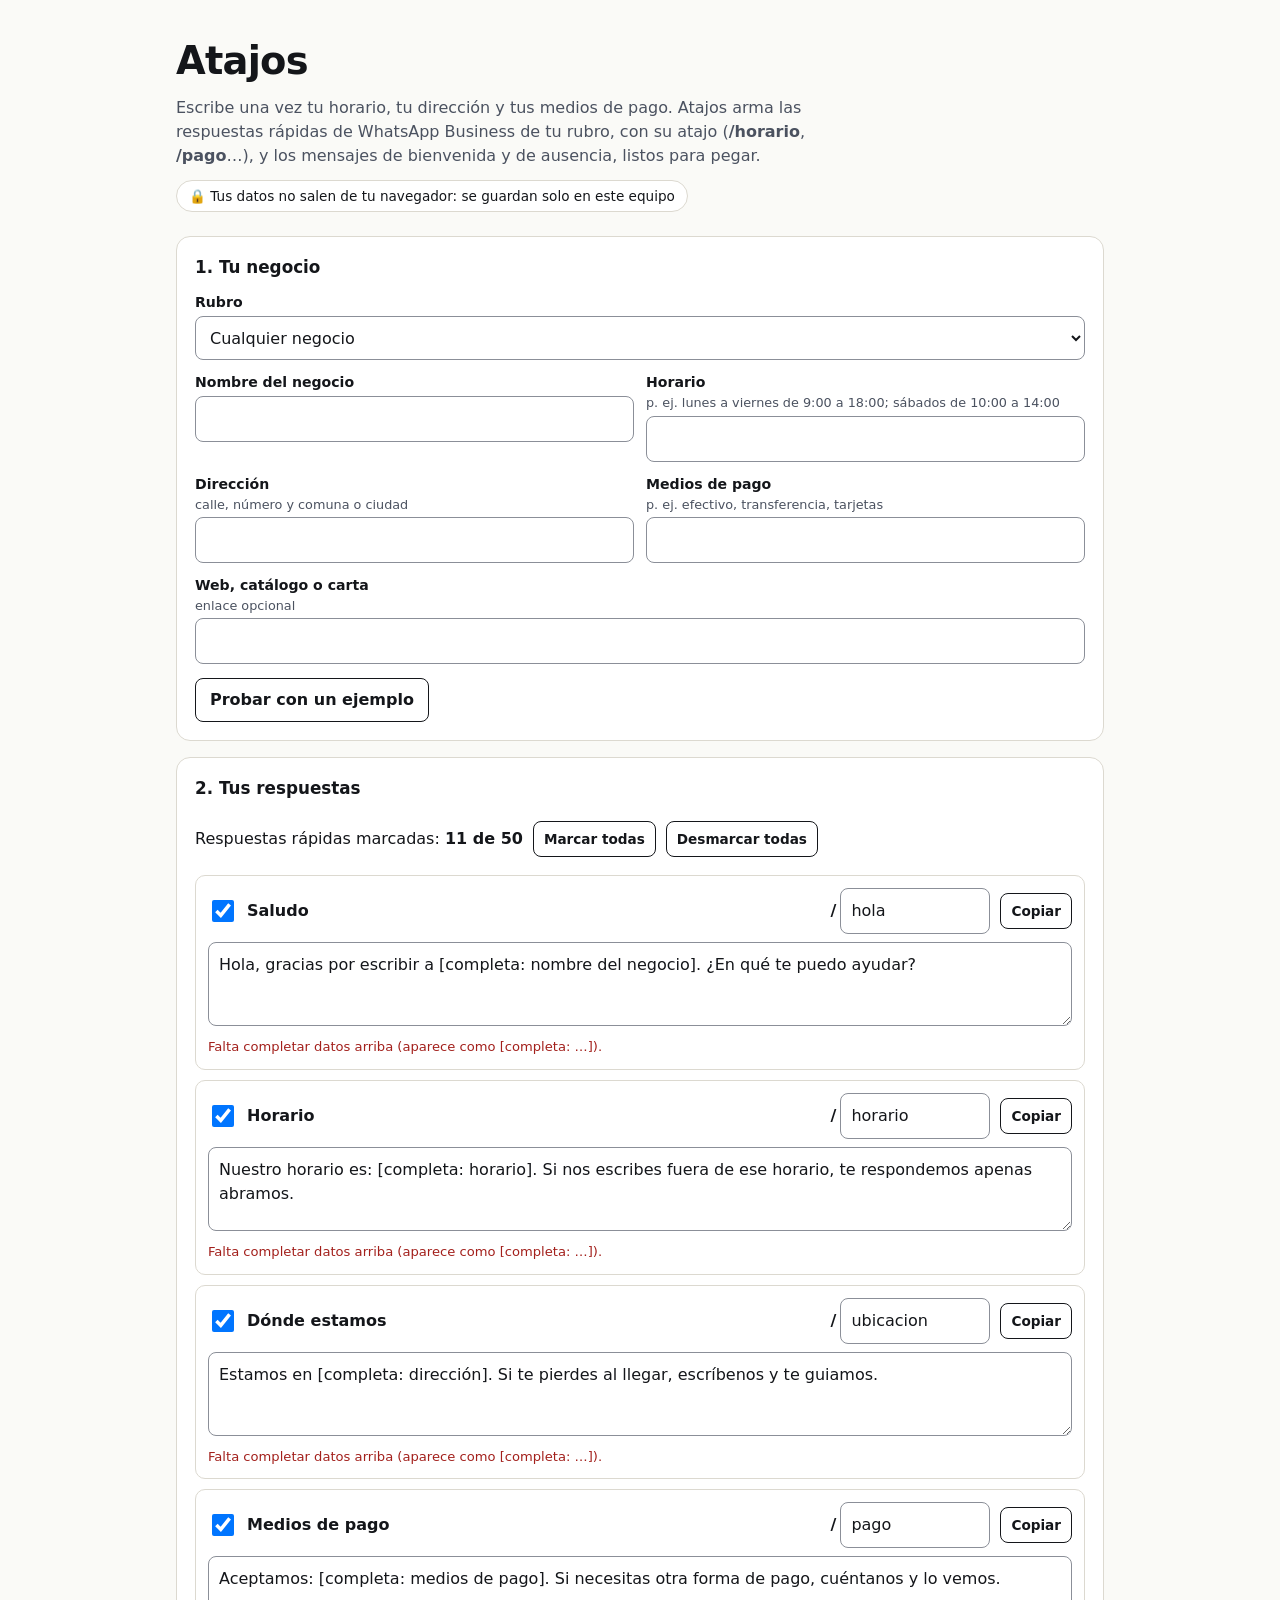
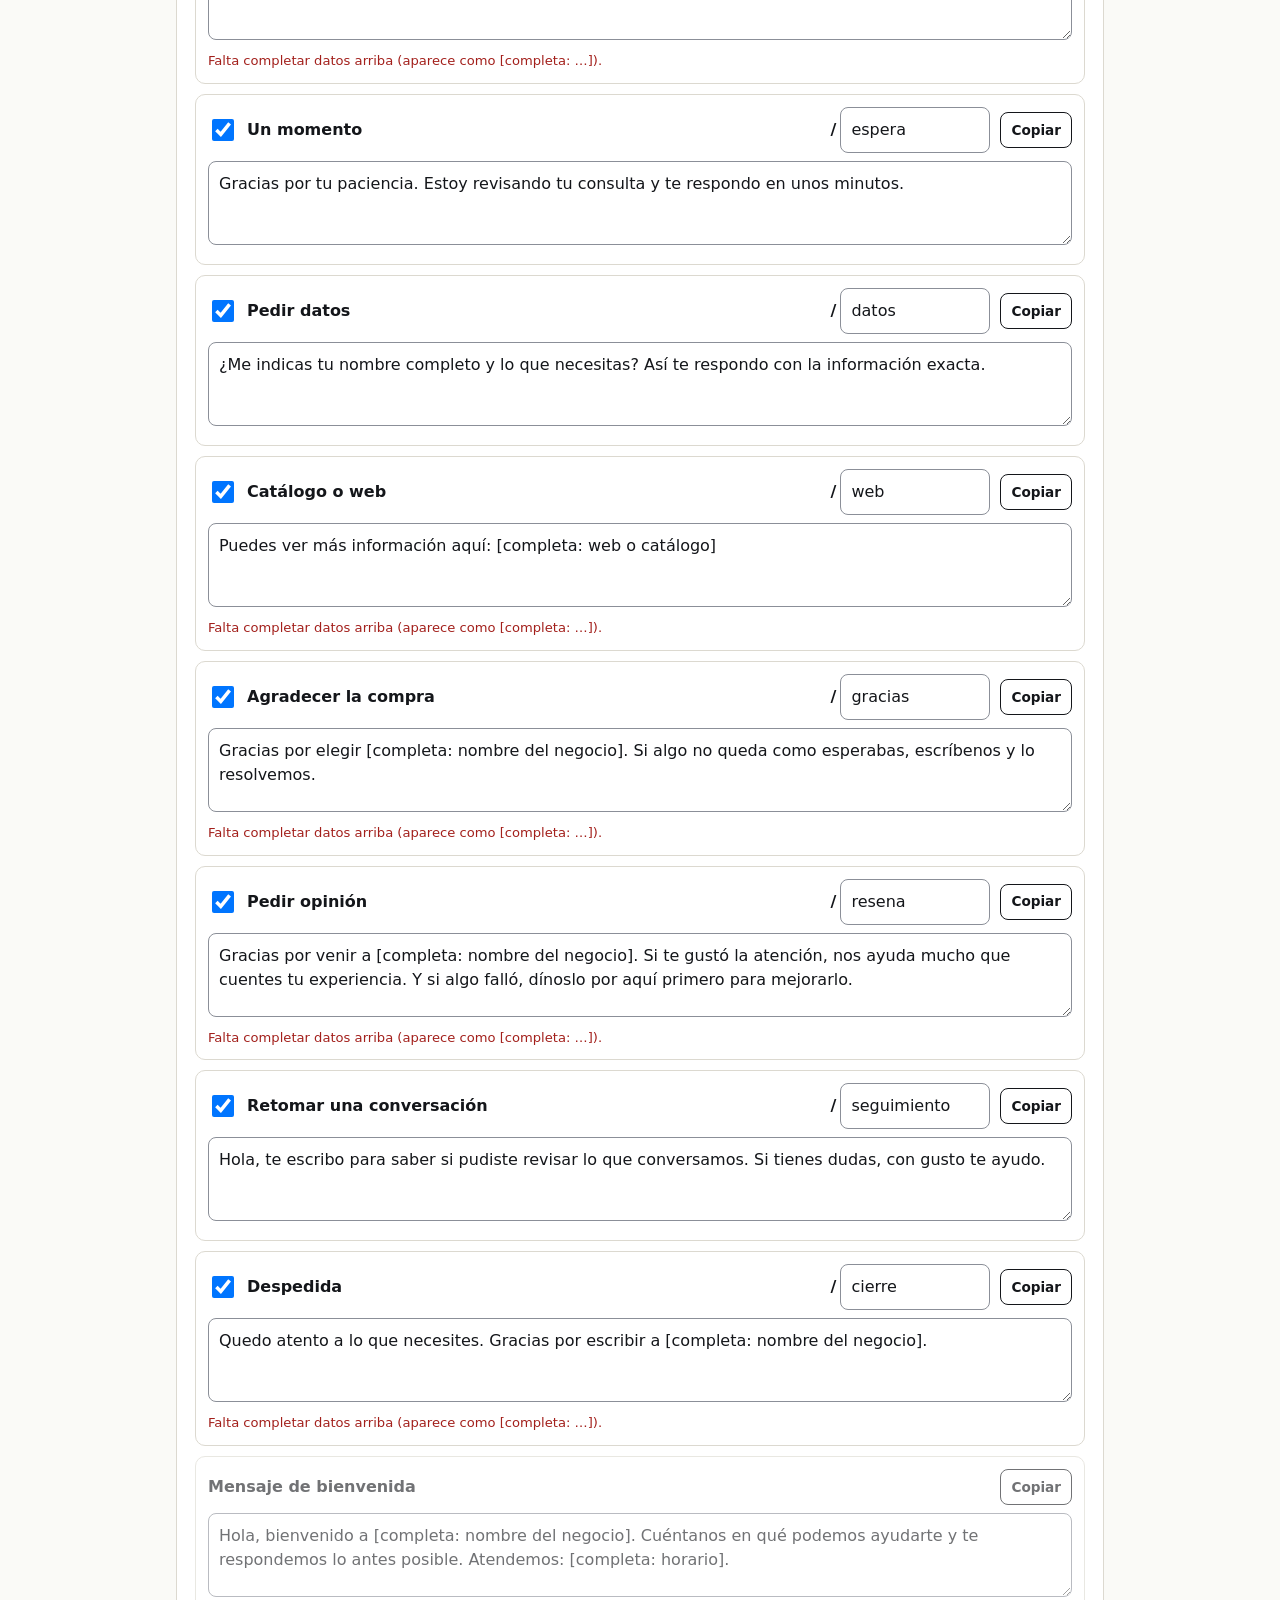
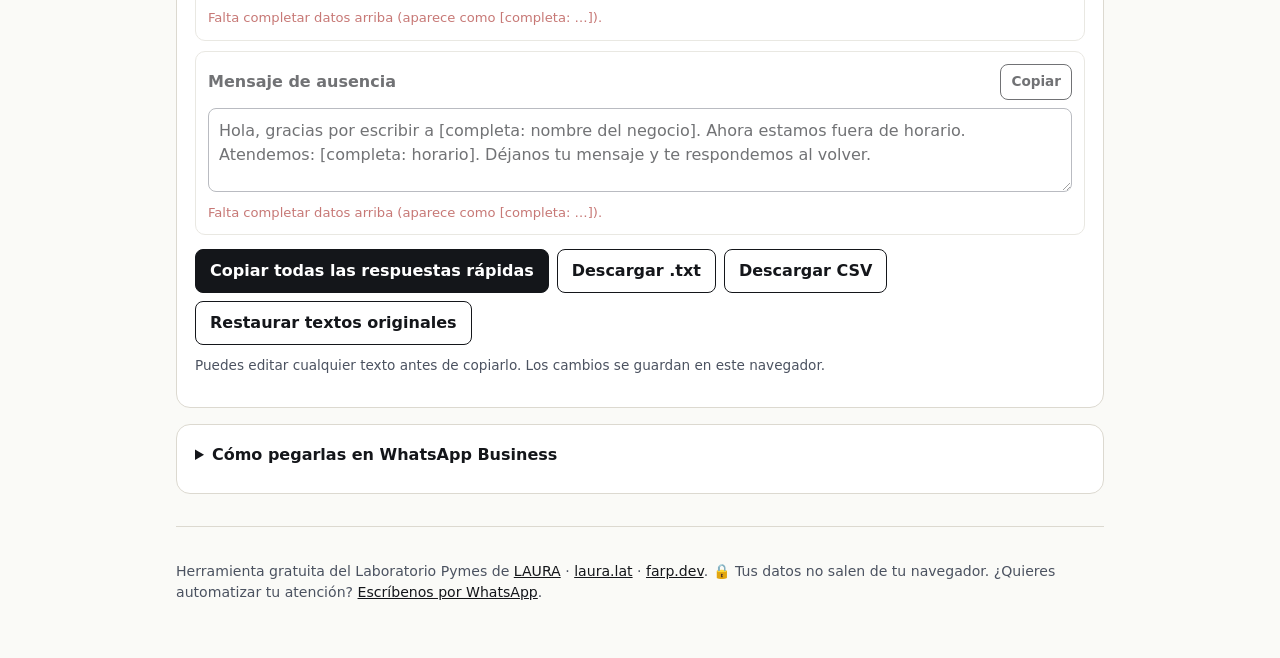
<file: herramientas/005-atajos/index.html>
<!doctype html>
<html lang="es">
<head>
<meta charset="utf-8">
<meta name="viewport" content="width=device-width, initial-scale=1">
<title>Atajos · respuestas rápidas de WhatsApp Business listas para pegar</title>
<meta name="description" content="Herramienta gratuita: elige tu rubro, escribe tu horario y dirección una vez y obtén respuestas rápidas con atajo (/horario, /pago…), más el mensaje de bienvenida y de ausencia. Sin registro.">
<style>
:root{--tinta:#14161a;--suave:#4b5260;--fondo:#fafaf7;--tarjeta:#fff;--borde:#dcd9d0;--acento:#b83a16;--ok:#12532b;--mal:#a3201c}
*{box-sizing:border-box}
body{margin:0;font-family:system-ui,-apple-system,Segoe UI,Roboto,sans-serif;color:var(--tinta);background:var(--fondo);line-height:1.5}
.cont{max-width:960px;margin:0 auto;padding:0 16px}
header{padding:32px 0 8px}
h1{margin:0 0 6px;font-size:clamp(1.7rem,5vw,2.4rem);letter-spacing:-.02em}
header p{margin:0;color:var(--suave);max-width:680px}
.priv{display:inline-block;margin-top:12px;font-size:.85rem;background:#fff;border:1px solid var(--borde);border-radius:999px;padding:5px 12px}
.caja{background:var(--tarjeta);border:1px solid var(--borde);border-radius:14px;padding:18px;margin-top:16px}
.caja h2{margin:0 0 12px;font-size:1.05rem}
.campos{display:grid;gap:12px;grid-template-columns:1fr}
@media(min-width:700px){.campos{grid-template-columns:1fr 1fr}.campos .doble{grid-column:span 2}}
label{display:block;font-size:.88rem;font-weight:600;margin-bottom:3px}
.ayuda{font-weight:400;color:var(--suave);font-size:.8rem;display:block}
input,select,textarea{width:100%;font:inherit;padding:10px;border:1px solid #8b8f98;border-radius:8px;background:#fff;color:var(--tinta);min-height:44px}
textarea{min-height:84px}
:focus-visible{outline:3px solid #1d4ed8;outline-offset:2px}
button{font:inherit;cursor:pointer;border-radius:8px;border:1px solid var(--tinta);background:#fff;color:var(--tinta);padding:9px 14px;min-height:44px;font-weight:600}
button.prim{background:var(--tinta);color:#fff}
button.chico{min-height:36px;padding:5px 10px;font-size:.85rem}
.acciones{display:flex;gap:8px;flex-wrap:wrap;margin-top:14px}
.barra{display:flex;gap:10px;align-items:center;flex-wrap:wrap;position:sticky;top:0;background:var(--tarjeta);padding:8px 0;z-index:2}
.cont-n{font-weight:700;font-variant-numeric:tabular-nums}
.cont-n.pasa{color:var(--mal)}
.err{background:#fdecea;border:1px solid #e3a09b;color:#7a1511;padding:10px 12px;border-radius:8px;margin-top:12px;white-space:pre-line}
.ok{background:#e8f5ec;border:1px solid #9ccfae;color:#12532b;padding:10px 12px;border-radius:8px;margin-top:12px}
.nota{font-size:.85rem;color:var(--suave);margin-top:10px}
.item{border:1px solid var(--borde);border-radius:10px;padding:12px;margin-top:10px;background:#fff}
.item.off{opacity:.6}
.cab{display:flex;gap:10px;align-items:center;flex-wrap:wrap}
.cab input[type=checkbox]{width:22px;height:22px;min-height:0}
.cab .tit{font-weight:700;flex:1;min-width:120px}
.at{display:flex;align-items:center;gap:4px}
.at span{font-weight:700}
.at input{width:150px}
.falta{color:var(--mal);font-size:.82rem;margin:4px 0 0}
.item textarea{margin-top:8px}
.sub{font-size:.8rem;color:var(--suave);margin-top:4px}
details{margin-top:16px}summary{cursor:pointer;font-weight:600;min-height:32px}
footer{margin:32px 0 0;padding:20px 0 40px;border-top:1px solid var(--borde);font-size:.88rem;color:var(--suave)}
footer a{color:var(--tinta)}
</style>
</head>
<body>
<div class="cont">
<header>
  <h1>Atajos</h1>
  <p>Escribe una vez tu horario, tu dirección y tus medios de pago. Atajos arma las respuestas rápidas de WhatsApp Business de tu rubro, con su atajo (<b>/horario</b>, <b>/pago</b>…), y los mensajes de bienvenida y de ausencia, listos para pegar.</p>
  <span class="priv">🔒 Tus datos no salen de tu navegador: se guardan solo en este equipo</span>
</header>

<section class="caja" aria-labelledby="t-datos">
  <h2 id="t-datos">1. Tu negocio</h2>
  <div class="campos">
    <div class="doble"><label for="rubro">Rubro</label>
      <select id="rubro"></select></div>
    <div><label for="negocio">Nombre del negocio</label><input id="negocio" autocomplete="off"></div>
    <div><label for="horario">Horario <span class="ayuda">p. ej. lunes a viernes de 9:00 a 18:00; sábados de 10:00 a 14:00</span></label><input id="horario" autocomplete="off"></div>
    <div><label for="direccion">Dirección <span class="ayuda">calle, número y comuna o ciudad</span></label><input id="direccion" autocomplete="off"></div>
    <div><label for="pago">Medios de pago <span class="ayuda">p. ej. efectivo, transferencia, tarjetas</span></label><input id="pago" autocomplete="off"></div>
    <div class="doble"><label for="web">Web, catálogo o carta <span class="ayuda">enlace opcional</span></label><input id="web" autocomplete="off" inputmode="url"></div>
  </div>
  <div class="acciones"><button type="button" id="ejemplo">Probar con un ejemplo</button></div>
</section>

<section class="caja" aria-labelledby="t-lista">
  <h2 id="t-lista">2. Tus respuestas</h2>
  <div class="barra">
    <span>Respuestas rápidas marcadas: <span class="cont-n" id="contador" aria-live="polite"></span></span>
    <button class="chico" id="todas">Marcar todas</button>
    <button class="chico" id="ninguna">Desmarcar todas</button>
  </div>
  <div id="problemas" role="alert"></div>
  <div id="lista"></div>
  <div class="acciones">
    <button class="prim" id="copiar-todo">Copiar todas las respuestas rápidas</button>
    <button id="txt">Descargar .txt</button>
    <button id="csv">Descargar CSV</button>
    <button id="restaurar">Restaurar textos originales</button>
  </div>
  <div id="aviso" role="status"></div>
  <p class="nota">Puedes editar cualquier texto antes de copiarlo. Los cambios se guardan en este navegador.</p>
</section>

<details class="caja">
  <summary>Cómo pegarlas en WhatsApp Business</summary>
  <ol>
    <li>Abre WhatsApp Business → Herramientas para el negocio → <b>Respuestas rápidas</b> (el nombre y la ruta pueden variar según tu versión).</li>
    <li>Crea una nueva: pega el texto en el mensaje y escribe el atajo (sin la barra «/»).</li>
    <li>En un chat, escribe «/» y el atajo, y elige la respuesta.</li>
    <li>Los mensajes de <b>bienvenida</b> y <b>ausencia</b> se configuran en Herramientas para el negocio → Mensaje de ausencia / Mensaje de bienvenida.</li>
  </ol>
  <p class="nota">WhatsApp limita la cantidad de respuestas rápidas guardadas (hoy, 50; confírmalo en tu app, porque Meta puede cambiarlo). Por eso Atajos te muestra cuántas marcaste. La app gratuita no admite variables: por eso los textos ya salen con tus datos puestos.</p>
</details>

<footer>
  <p>Herramienta gratuita del Laboratorio Pymes de <a href="https://laura.lat">LAURA</a> · <a href="https://laura.lat">laura.lat</a> · <a href="https://farp.dev">farp.dev</a>. 🔒 Tus datos no salen de tu navegador. ¿Quieres automatizar tu atención? <a href="https://wa.me/56999968482">Escríbenos por WhatsApp</a>.</p>
</footer>
</div>

<script src="logica.js"></script>
<script>
(function(){
  'use strict';
  var $=function(i){return document.getElementById(i)};
  var CLAVE='atajos.v1';
  var CAMPOS=['negocio','horario','direccion','pago','web'];
  var estado={rubro:'general',datos:{},ed:{}}; // ed: id -> {atajo,texto,activo}
  function esc(s){return String(s==null?'':s).replace(/[&<>"']/g,function(c){return {'&':'&amp;','<':'&lt;','>':'&gt;','"':'&quot;',"'":'&#39;'}[c]})}
  try{var g=JSON.parse(localStorage.getItem(CLAVE)||'null');if(g&&typeof g==='object'){estado.rubro=Atajos.RUBROS[g.rubro]?g.rubro:'general';estado.datos=g.datos||{};estado.ed=g.ed||{}}}catch(e){}
  function guardar(){try{localStorage.setItem(CLAVE,JSON.stringify(estado))}catch(e){aviso('No se pudo guardar en este navegador (¿modo privado?). Copia o descarga tus respuestas.','err')}}
  function aviso(t,cl){$('aviso').innerHTML=t?'<div class="'+(cl||'ok')+'">'+esc(t)+'</div>':''}

  var sel=$('rubro');
  Object.keys(Atajos.RUBROS).forEach(function(k){var o=document.createElement('option');o.value=k;o.textContent=Atajos.RUBROS[k];sel.appendChild(o)});
  sel.value=estado.rubro;
  CAMPOS.forEach(function(k){$(k).value=estado.datos[k]||''});

  // Elementos visibles: estado de edición + texto base. Un texto editado a mano no se vuelve a rellenar.
  function elementos(){
    return Atajos.plantillasDe(estado.rubro).map(function(p){
      var ed=estado.ed[p.id]||{};
      var base=Atajos.rellenar(p.texto,estado.datos);
      var editado=typeof ed.texto==='string';
      var texto=editado?ed.texto:base.texto;
      return {id:p.id,tipo:p.tipo,titulo:p.titulo,atajo:typeof ed.atajo==='string'?ed.atajo:p.atajo,texto:texto,
        activo:typeof ed.activo==='boolean'?ed.activo:(p.tipo==='rapida'),editado:editado,
        faltan:base.faltan,
        pendiente:/\[completa:/.test(texto)};
    });
  }
  function ed(id){return estado.ed[id]||(estado.ed[id]={})}

  function pintar(){
    var els=elementos(),rapidas=els.filter(function(e){return e.tipo==='rapida'});
    var n=rapidas.filter(function(e){return e.activo}).length;
    var c=$('contador');c.textContent=n+' de '+Atajos.LIMITE;c.className='cont-n'+(n>Atajos.LIMITE?' pasa':'');
    var pr=Atajos.validar(rapidas);
    $('problemas').innerHTML=pr.length?'<div class="err">'+esc(pr.join('\n'))+'</div>':'';
    var act=document.activeElement,idAct=act&&act.id,pos=act&&act.selectionStart;
    $('lista').innerHTML=els.map(function(e){
      var esR=e.tipo==='rapida';
      return '<article class="item'+(e.activo?'':' off')+'">'+
        '<div class="cab">'+(esR?'<input type="checkbox" id="c-'+e.id+'" data-id="'+e.id+'" data-k="activo"'+(e.activo?' checked':'')+' aria-label="Incluir «'+esc(e.titulo)+'»">':'')+
        '<span class="tit">'+esc(e.titulo)+'</span>'+
        (esR?'<span class="at"><span aria-hidden="true">/</span><label class="ayuda" for="a-'+e.id+'" style="margin:0;display:none">Atajo</label><input id="a-'+e.id+'" data-id="'+e.id+'" data-k="atajo" value="'+esc(e.atajo)+'" aria-label="Atajo de «'+esc(e.titulo)+'»" autocomplete="off"></span>':'')+
        '<button class="chico" data-a="copiar" data-id="'+e.id+'">Copiar</button></div>'+
        '<label class="ayuda" for="t-'+e.id+'" style="display:none">Texto</label>'+
        '<textarea id="t-'+e.id+'" data-id="'+e.id+'" data-k="texto" aria-label="Texto de «'+esc(e.titulo)+'»">'+esc(e.texto)+'</textarea>'+
        (e.pendiente?'<p class="falta">Falta completar datos arriba (aparece como [completa: …]).</p>':'')+
        '</article>';
    }).join('');
    if(idAct&&$(idAct)&&/^[at]-/.test(idAct)){var el=$(idAct);el.focus();try{el.setSelectionRange(pos,pos)}catch(e){}}
  }

  $('lista').addEventListener('input',function(ev){
    var t=ev.target,id=t.getAttribute('data-id'),k=t.getAttribute('data-k');if(!id)return;
    if(k==='atajo'){var v=Atajos.normalizarAtajo(t.value);ed(id).atajo=v}
    else if(k==='texto'){ed(id).texto=t.value}
    else return;
    guardar();
    // actualizar contador y problemas sin repintar los campos de texto
    var rapidas=elementos().filter(function(e){return e.tipo==='rapida'});
    var pr=Atajos.validar(rapidas);
    $('problemas').innerHTML=pr.length?'<div class="err">'+esc(pr.join('\n'))+'</div>':'';
  });
  $('lista').addEventListener('change',function(ev){
    var t=ev.target,id=t.getAttribute('data-id'),k=t.getAttribute('data-k');if(!id)return;
    if(k==='activo'){ed(id).activo=t.checked}
    if(k==='atajo'){t.value=Atajos.normalizarAtajo(t.value);ed(id).atajo=t.value}
    guardar();pintar();
  });
  function copiar(texto,btn,rotulo){
    var fin=function(){if(btn){btn.textContent='¡Copiado!';setTimeout(function(){btn.textContent=rotulo},1500)}};
    if(navigator.clipboard&&navigator.clipboard.writeText)navigator.clipboard.writeText(texto).then(fin,function(){window.prompt('Copia el texto:',texto)});
    else window.prompt('Copia el texto:',texto);
  }
  $('lista').addEventListener('click',function(ev){
    var b=ev.target.closest('[data-a="copiar"]');if(!b)return;
    var ta=$('t-'+b.getAttribute('data-id'));copiar(ta.value,b,'Copiar');
  });

  CAMPOS.forEach(function(k){$(k).addEventListener('input',function(){estado.datos[k]=this.value;guardar();pintar()})});
  sel.addEventListener('change',function(){estado.rubro=this.value;guardar();pintar()});

  function setAll(v){elementos().forEach(function(e){if(e.tipo==='rapida')ed(e.id).activo=v});guardar();pintar()}
  $('todas').onclick=function(){setAll(true)};
  $('ninguna').onclick=function(){setAll(false)};

  function salida(){return elementos().map(function(e){return {tipo:e.tipo,atajo:e.atajo,texto:e.texto,activo:e.activo||e.tipo!=='rapida'}})}
  function descargar(nombre,tipo,contenido){
    var blob=new Blob([contenido],{type:tipo});var a=document.createElement('a');
    a.href=URL.createObjectURL(blob);a.download=nombre;document.body.appendChild(a);a.click();a.remove();
  }
  function revisar(){
    var pr=Atajos.validar(elementos().filter(function(e){return e.tipo==='rapida'}));
    if(pr.length){aviso('Corrige esto antes de exportar:\n'+pr.join('\n'),'err');return false}
    if(!elementos().some(function(e){return e.tipo==='rapida'&&e.activo})){aviso('Marca al menos una respuesta rápida.','err');return false}
    return true;
  }
  $('copiar-todo').onclick=function(){
    if(!revisar())return;
    var t=Atajos.exportarTexto(salida());copiar(t,this,'Copiar todas las respuestas rápidas');
    aviso(elementos().some(function(e){return e.activo&&e.pendiente})?'Copiado, pero hay textos con [completa: …]. Revisa los datos de tu negocio.':'Copiado. Pega cada respuesta en WhatsApp Business (mira «Cómo pegarlas»).','ok');
  };
  $('txt').onclick=function(){if(!revisar())return;descargar('atajos-whatsapp.txt','text/plain;charset=utf-8',Atajos.exportarTexto(salida()));aviso('Descargado atajos-whatsapp.txt','ok')};
  $('csv').onclick=function(){if(!revisar())return;descargar('atajos-whatsapp.csv','text/csv;charset=utf-8','﻿'+Atajos.aCsv(salida()));aviso('Descargado atajos-whatsapp.csv','ok')};
  $('restaurar').onclick=function(){if(window.confirm('¿Volver a los textos y atajos originales? Se pierden tus ediciones.')){estado.ed={};guardar();pintar();aviso('Textos restaurados.','ok')}};

  $('ejemplo').onclick=function(){
    estado.rubro='belleza';sel.value='belleza';
    estado.datos={negocio:'Peluquería Brillo (ejemplo)',horario:'martes a sábado de 10:00 a 19:00',direccion:'Av. Principal 123, local 4',pago:'efectivo, transferencia y tarjetas',web:'https://ejemplo.com/servicios'};
    CAMPOS.forEach(function(k){$(k).value=estado.datos[k]});
    estado.ed={};guardar();pintar();aviso('Cargué un ejemplo de peluquería. Cambia los datos por los tuyos.','ok');
  };
  pintar();
})();
</script>
</body>
</html>
</file>
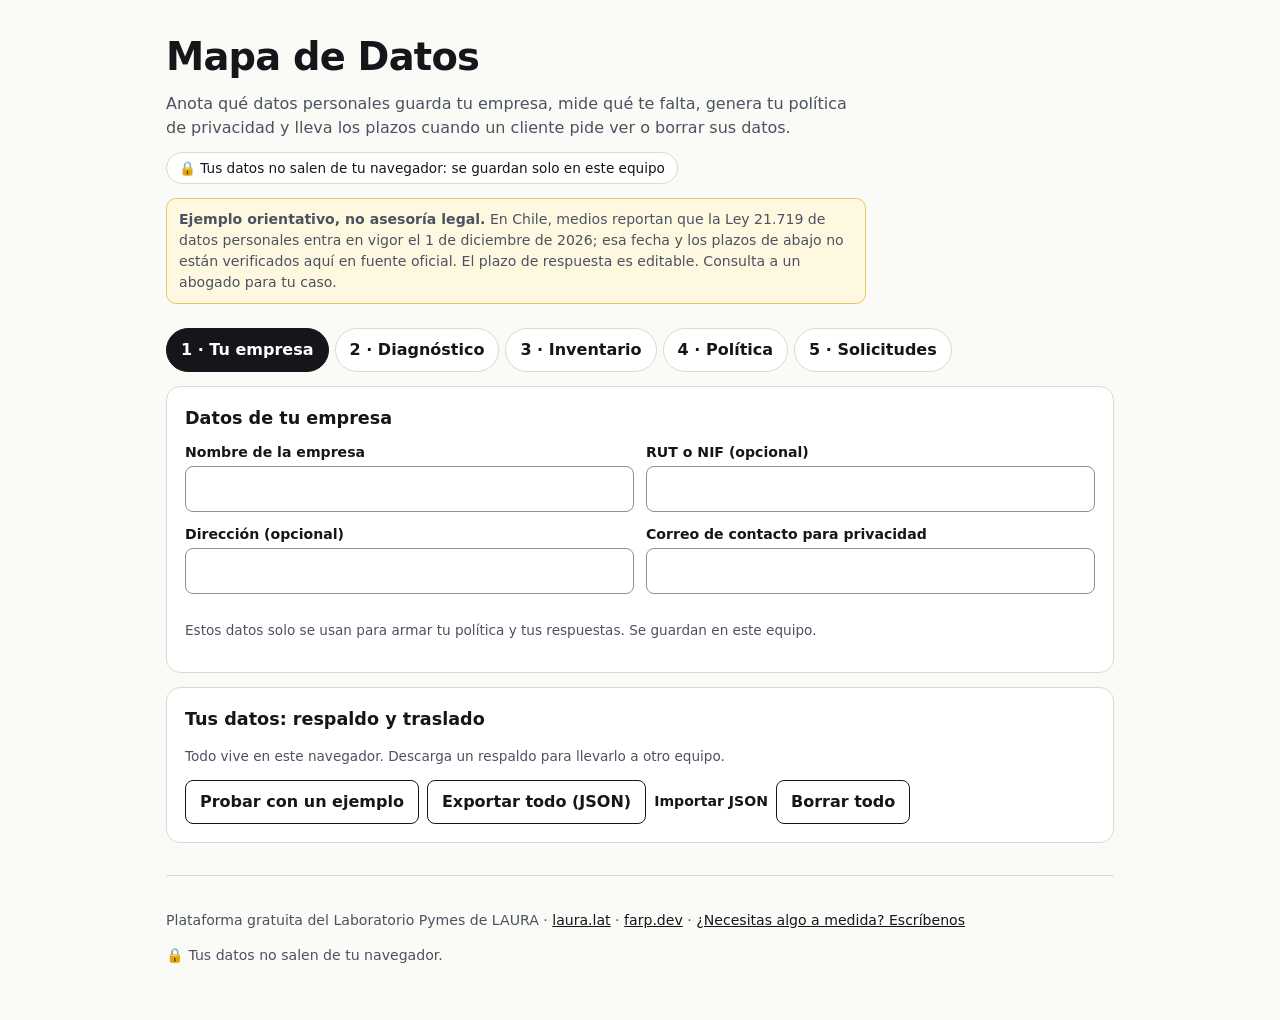
<file: herramientas/006-mapa-de-datos/index.html>
<!doctype html>
<html lang="es">
<head>
<meta charset="utf-8">
<meta name="viewport" content="width=device-width, initial-scale=1">
<title>Mapa de Datos · inventario y política de privacidad para tu pyme</title>
<meta name="description" content="Plataforma gratuita: haz el inventario de datos personales de tu empresa, mide tu preparación, genera tu política de privacidad y lleva los plazos de solicitudes de clientes. Sin registro; tus datos no salen del navegador.">
<link rel="manifest" href="manifest.webmanifest">
<style>
:root{--tinta:#14161a;--suave:#4b5260;--fondo:#fafaf7;--tarjeta:#fff;--borde:#dcd9d0;--acento:#0b5d6b;--ok:#12532b;--mal:#a3201c;--amb:#8a5a00}
*{box-sizing:border-box}
body{margin:0;font-family:system-ui,-apple-system,Segoe UI,Roboto,sans-serif;color:var(--tinta);background:var(--fondo);line-height:1.5}
.cont{max-width:980px;margin:0 auto;padding:0 16px}
header{padding:28px 0 8px}h1{margin:0 0 6px;font-size:clamp(1.7rem,5vw,2.4rem);letter-spacing:-.02em}
header p{margin:0;color:var(--suave);max-width:700px}
.priv{display:inline-block;margin-top:12px;font-size:.85rem;background:#fff;border:1px solid var(--borde);border-radius:999px;padding:5px 12px}
.aviso{background:#fff8e1;border:1px solid #e6c766;border-radius:10px;padding:10px 12px;margin-top:14px;font-size:.88rem}
nav[role=tablist]{display:flex;gap:6px;flex-wrap:wrap;margin-top:16px}
nav button{font:inherit;cursor:pointer;border:1px solid var(--borde);background:#fff;border-radius:999px;padding:8px 14px;min-height:44px;font-weight:600;color:var(--tinta)}
nav button[aria-selected=true]{background:var(--tinta);color:#fff;border-color:var(--tinta)}
.caja{background:var(--tarjeta);border:1px solid var(--borde);border-radius:14px;padding:18px;margin-top:14px}
.caja h2{margin:0 0 10px;font-size:1.1rem}
.campos{display:grid;gap:12px;grid-template-columns:1fr}
@media(min-width:700px){.campos{grid-template-columns:1fr 1fr}.doble{grid-column:span 2}}
label{display:block;font-size:.88rem;font-weight:600;margin-bottom:3px}
input,select,textarea{width:100%;font:inherit;padding:10px;border:1px solid #8b8f98;border-radius:8px;background:#fff;color:var(--tinta);min-height:44px}
textarea{min-height:90px}
input[type=checkbox]{width:22px;height:22px;min-height:0}
:focus-visible{outline:3px solid #1d4ed8;outline-offset:2px}
button.b{font:inherit;cursor:pointer;border-radius:8px;border:1px solid var(--tinta);background:#fff;color:var(--tinta);padding:9px 14px;min-height:44px;font-weight:600}
button.prim{background:var(--tinta);color:#fff}button.chico{min-height:36px;padding:4px 10px;font-size:.85rem}
.acc{display:flex;gap:8px;flex-wrap:wrap;margin-top:12px}
.err{background:#fdecea;border:1px solid #e3a09b;color:#7a1511;padding:10px 12px;border-radius:8px;margin-top:12px;white-space:pre-line}
.ok{background:#e8f5ec;border:1px solid #9ccfae;color:#12532b;padding:10px 12px;border-radius:8px;margin-top:12px}
.item{border:1px solid var(--borde);border-radius:10px;padding:10px 12px;margin-top:8px;background:#fff}
.item b{display:block}.sub{font-size:.85rem;color:var(--suave)}
.preg{border-top:1px solid var(--borde);padding:10px 0}.preg fieldset{border:0;margin:0;padding:0}
.preg legend{font-weight:600;padding:0}.opc{display:flex;gap:16px;margin-top:6px;flex-wrap:wrap}
.opc label{font-weight:400;display:flex;gap:6px;align-items:center;margin:0}.opc input{width:20px;height:20px;min-height:0}
.medidor{font-size:2.6rem;font-weight:800;font-variant-numeric:tabular-nums}
.barra{height:12px;background:#e8e6de;border-radius:6px;overflow:hidden}.barra>i{display:block;height:100%;background:var(--acento)}
.tag{display:inline-block;font-size:.78rem;font-weight:700;padding:2px 8px;border-radius:999px;border:1px solid}
.t-ok{color:var(--ok)}.t-urgente{color:var(--amb)}.t-vencida{color:var(--mal)}.t-resuelta{color:var(--suave)}
pre{white-space:pre-wrap;background:#f3f1ea;border:1px solid var(--borde);border-radius:8px;padding:12px;font:inherit;font-size:.9rem}
[hidden]{display:none!important}
footer{margin:32px 0 0;padding:20px 0 40px;border-top:1px solid var(--borde);font-size:.88rem;color:var(--suave)}footer a{color:var(--tinta)}
</style>
</head>
<body>
<div class="cont">
<header>
  <h1>Mapa de Datos</h1>
  <p>Anota qué datos personales guarda tu empresa, mide qué te falta, genera tu política de privacidad y lleva los plazos cuando un cliente pide ver o borrar sus datos.</p>
  <span class="priv">🔒 Tus datos no salen de tu navegador: se guardan solo en este equipo</span>
  <p class="aviso"><b>Ejemplo orientativo, no asesoría legal.</b> En Chile, medios reportan que la Ley 21.719 de datos personales entra en vigor el 1 de diciembre de 2026; esa fecha y los plazos de abajo no están verificados aquí en fuente oficial. El plazo de respuesta es editable. Consulta a un abogado para tu caso.</p>
</header>

<nav role="tablist" aria-label="Secciones" id="tabs"></nav>

<section id="v-empresa" class="caja" role="tabpanel" aria-labelledby="t-empresa"></section>
<section id="v-diag" class="caja" role="tabpanel" aria-labelledby="t-diag" hidden></section>
<section id="v-inv" role="tabpanel" aria-labelledby="t-inv" hidden></section>
<section id="v-pol" class="caja" role="tabpanel" aria-labelledby="t-pol" hidden></section>
<section id="v-sol" role="tabpanel" aria-labelledby="t-sol" hidden></section>

<div id="msg" role="status" aria-live="polite"></div>

<section class="caja">
  <h2>Tus datos: respaldo y traslado</h2>
  <p class="sub">Todo vive en este navegador. Descarga un respaldo para llevarlo a otro equipo.</p>
  <div class="acc">
    <button class="b" id="ejemplo">Probar con un ejemplo</button>
    <button class="b" id="exp-json">Exportar todo (JSON)</button>
    <label class="b" style="display:inline-flex;align-items:center;margin:0;cursor:pointer">Importar JSON<input type="file" id="imp-json" accept=".json,application/json" hidden></label>
    <button class="b" id="borrar">Borrar todo</button>
  </div>
</section>

<footer>
  <p>Plataforma gratuita del Laboratorio Pymes de LAURA · <a href="https://laura.lat">laura.lat</a> · <a href="https://farp.dev">farp.dev</a> · <a href="https://wa.me/56999968482">¿Necesitas algo a medida? Escríbenos</a></p>
  <p>🔒 Tus datos no salen de tu navegador.</p>
</footer>
</div>
<script src="logica.js"></script>
<script src="app.js"></script>
</body>
</html>
</file>
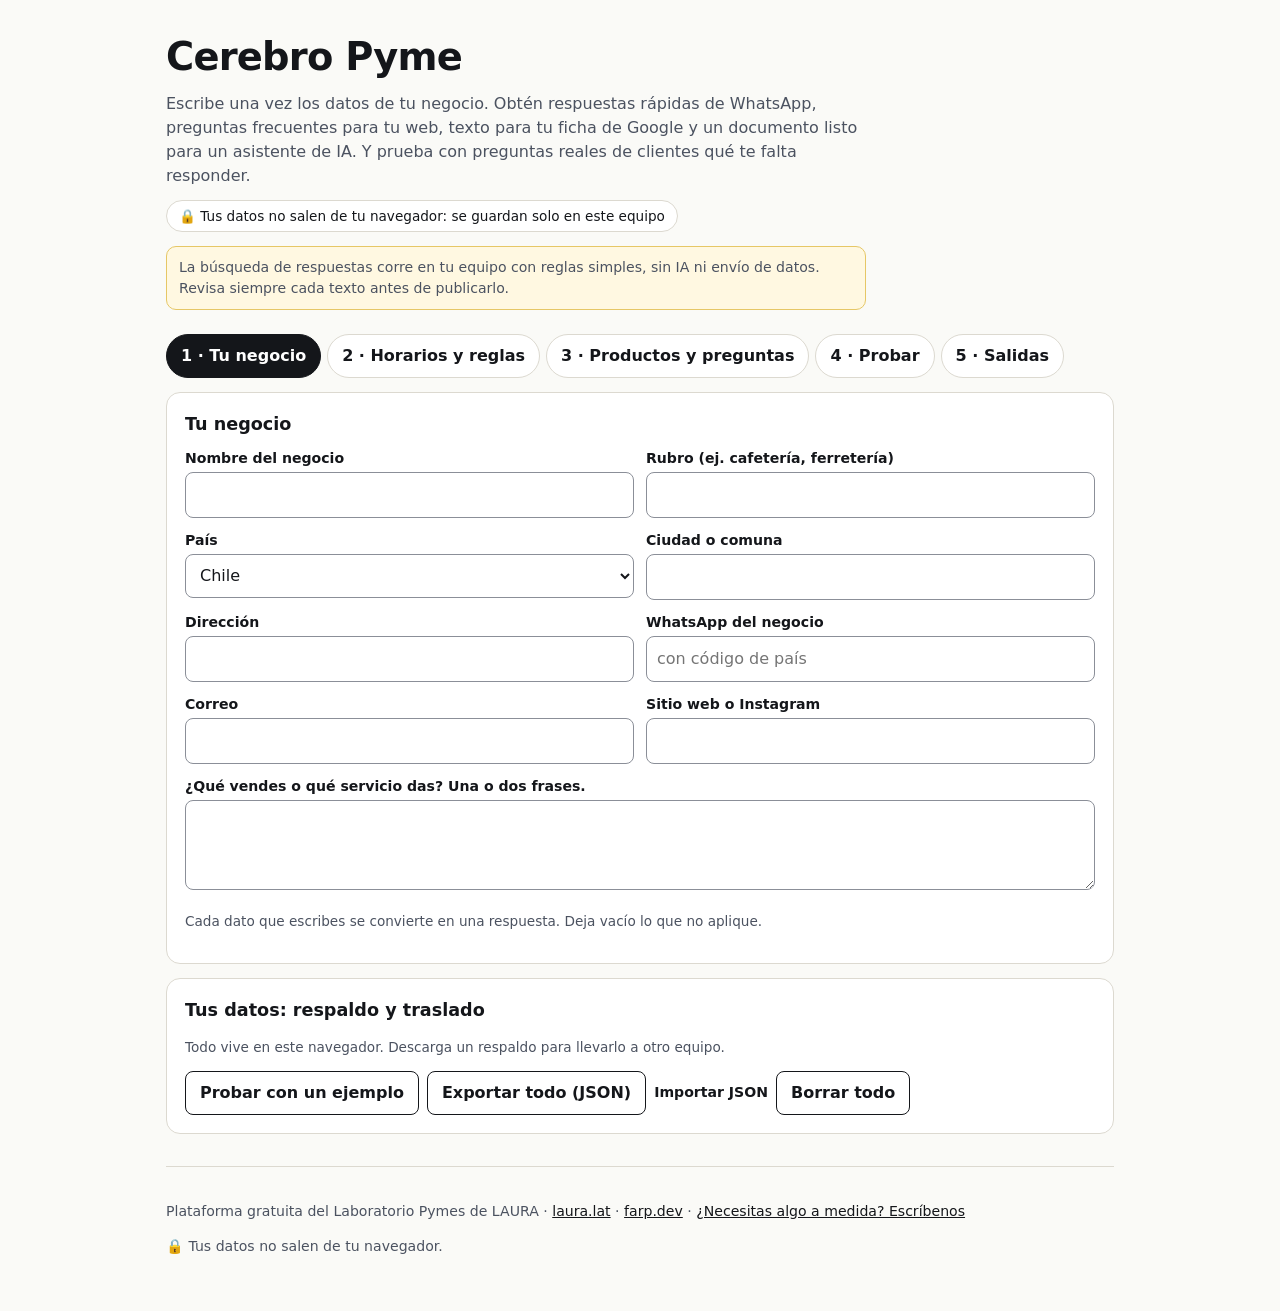
<file: herramientas/007-cerebro-pyme/index.html>
<!doctype html>
<html lang="es">
<head>
<meta charset="utf-8">
<meta name="viewport" content="width=device-width, initial-scale=1">
<title>Cerebro Pyme · tu negocio responde solo las preguntas de siempre</title>
<meta name="description" content="Plataforma gratuita: escribe una vez los datos de tu negocio y obtén respuestas de WhatsApp, preguntas frecuentes para tu web, texto para Google y un documento para asistentes de IA. Prueba qué preguntas de clientes ya puedes responder. Sin registro; tus datos no salen del navegador.">
<link rel="manifest" href="manifest.webmanifest">
<style>
:root{--tinta:#14161a;--suave:#4b5260;--fondo:#fafaf7;--tarjeta:#fff;--borde:#dcd9d0;--acento:#4a3aa7;--ok:#12532b;--mal:#a3201c;--amb:#8a5a00}
*{box-sizing:border-box}
body{margin:0;font-family:system-ui,-apple-system,Segoe UI,Roboto,sans-serif;color:var(--tinta);background:var(--fondo);line-height:1.5}
.cont{max-width:980px;margin:0 auto;padding:0 16px}
header{padding:28px 0 8px}h1{margin:0 0 6px;font-size:clamp(1.7rem,5vw,2.4rem);letter-spacing:-.02em}
header p{margin:0;color:var(--suave);max-width:700px}
.priv{display:inline-block;margin-top:12px;font-size:.85rem;background:#fff;border:1px solid var(--borde);border-radius:999px;padding:5px 12px}
.aviso{background:#fff8e1;border:1px solid #e6c766;border-radius:10px;padding:10px 12px;margin-top:14px;font-size:.88rem}
nav[role=tablist]{display:flex;gap:6px;flex-wrap:wrap;margin-top:16px}
nav button{font:inherit;cursor:pointer;border:1px solid var(--borde);background:#fff;border-radius:999px;padding:8px 14px;min-height:44px;font-weight:600;color:var(--tinta)}
nav button[aria-selected=true]{background:var(--tinta);color:#fff;border-color:var(--tinta)}
.caja{background:var(--tarjeta);border:1px solid var(--borde);border-radius:14px;padding:18px;margin-top:14px}
.caja h2{margin:0 0 10px;font-size:1.1rem}
.campos{display:grid;gap:12px;grid-template-columns:1fr}
@media(min-width:700px){.campos{grid-template-columns:1fr 1fr}.doble{grid-column:span 2}}
label{display:block;font-size:.88rem;font-weight:600;margin-bottom:3px}
input,select,textarea{width:100%;font:inherit;padding:10px;border:1px solid #8b8f98;border-radius:8px;background:#fff;color:var(--tinta);min-height:44px}
textarea{min-height:90px}
input[type=checkbox]{width:22px;height:22px;min-height:0}
:focus-visible{outline:3px solid #1d4ed8;outline-offset:2px}
button.b{font:inherit;cursor:pointer;border-radius:8px;border:1px solid var(--tinta);background:#fff;color:var(--tinta);padding:9px 14px;min-height:44px;font-weight:600}
button.prim{background:var(--tinta);color:#fff}button.chico{min-height:36px;padding:4px 10px;font-size:.85rem}
.acc{display:flex;gap:8px;flex-wrap:wrap;margin-top:12px}
.err{background:#fdecea;border:1px solid #e3a09b;color:#7a1511;padding:10px 12px;border-radius:8px;margin-top:12px;white-space:pre-line}
.ok{background:#e8f5ec;border:1px solid #9ccfae;color:#12532b;padding:10px 12px;border-radius:8px;margin-top:12px}
.item{border:1px solid var(--borde);border-radius:10px;padding:10px 12px;margin-top:8px;background:#fff}
.item b{display:block}.sub{font-size:.85rem;color:var(--suave)}
.preg{border-top:1px solid var(--borde);padding:10px 0}.preg fieldset{border:0;margin:0;padding:0}
.preg legend{font-weight:600;padding:0}.opc{display:flex;gap:16px;margin-top:6px;flex-wrap:wrap}
.opc label{font-weight:400;display:flex;gap:6px;align-items:center;margin:0}.opc input{width:20px;height:20px;min-height:0}
.medidor{font-size:2.6rem;font-weight:800;font-variant-numeric:tabular-nums}
.barra{height:12px;background:#e8e6de;border-radius:6px;overflow:hidden}.barra>i{display:block;height:100%;background:var(--acento)}
.tag{display:inline-block;font-size:.78rem;font-weight:700;padding:2px 8px;border-radius:999px;border:1px solid}
.t-ok{color:var(--ok)}.t-urgente{color:var(--amb)}.t-vencida{color:var(--mal)}.t-resuelta{color:var(--suave)}
pre{white-space:pre-wrap;background:#f3f1ea;border:1px solid var(--borde);border-radius:8px;padding:12px;font:inherit;font-size:.9rem}
[hidden]{display:none!important}
footer{margin:32px 0 0;padding:20px 0 40px;border-top:1px solid var(--borde);font-size:.88rem;color:var(--suave)}footer a{color:var(--tinta)}
</style>
</head>
<body>
<div class="cont">
<header>
  <h1>Cerebro Pyme</h1>
  <p>Escribe una vez los datos de tu negocio. Obtén respuestas rápidas de WhatsApp, preguntas frecuentes para tu web, texto para tu ficha de Google y un documento listo para un asistente de IA. Y prueba con preguntas reales de clientes qué te falta responder.</p>
  <span class="priv">🔒 Tus datos no salen de tu navegador: se guardan solo en este equipo</span>
  <p class="aviso">La búsqueda de respuestas corre en tu equipo con reglas simples, sin IA ni envío de datos. Revisa siempre cada texto antes de publicarlo.</p>
</header>

<nav role="tablist" aria-label="Secciones" id="tabs"></nav>

<section id="v-negocio" class="caja" role="tabpanel" aria-labelledby="t-negocio"></section>
<section id="v-reglas" class="caja" role="tabpanel" aria-labelledby="t-reglas" hidden></section>
<section id="v-prod" class="caja" role="tabpanel" aria-labelledby="t-prod" hidden></section>
<section id="v-prueba" class="caja" role="tabpanel" aria-labelledby="t-prueba" hidden></section>
<section id="v-salidas" class="caja" role="tabpanel" aria-labelledby="t-salidas" hidden></section>

<div id="msg" role="status" aria-live="polite"></div>

<section class="caja">
  <h2>Tus datos: respaldo y traslado</h2>
  <p class="sub">Todo vive en este navegador. Descarga un respaldo para llevarlo a otro equipo.</p>
  <div class="acc">
    <button class="b" id="ejemplo">Probar con un ejemplo</button>
    <button class="b" id="exp-json">Exportar todo (JSON)</button>
    <label class="b" style="display:inline-flex;align-items:center;margin:0;cursor:pointer">Importar JSON<input type="file" id="imp-json" accept=".json,application/json" hidden></label>
    <button class="b" id="borrar">Borrar todo</button>
  </div>
</section>

<footer>
  <p>Plataforma gratuita del Laboratorio Pymes de LAURA · <a href="https://laura.lat">laura.lat</a> · <a href="https://farp.dev">farp.dev</a> · <a href="https://wa.me/56999968482">¿Necesitas algo a medida? Escríbenos</a></p>
  <p>🔒 Tus datos no salen de tu navegador.</p>
</footer>
</div>
<script src="logica.js"></script>
<script src="app.js"></script>
</body>
</html>
</file>
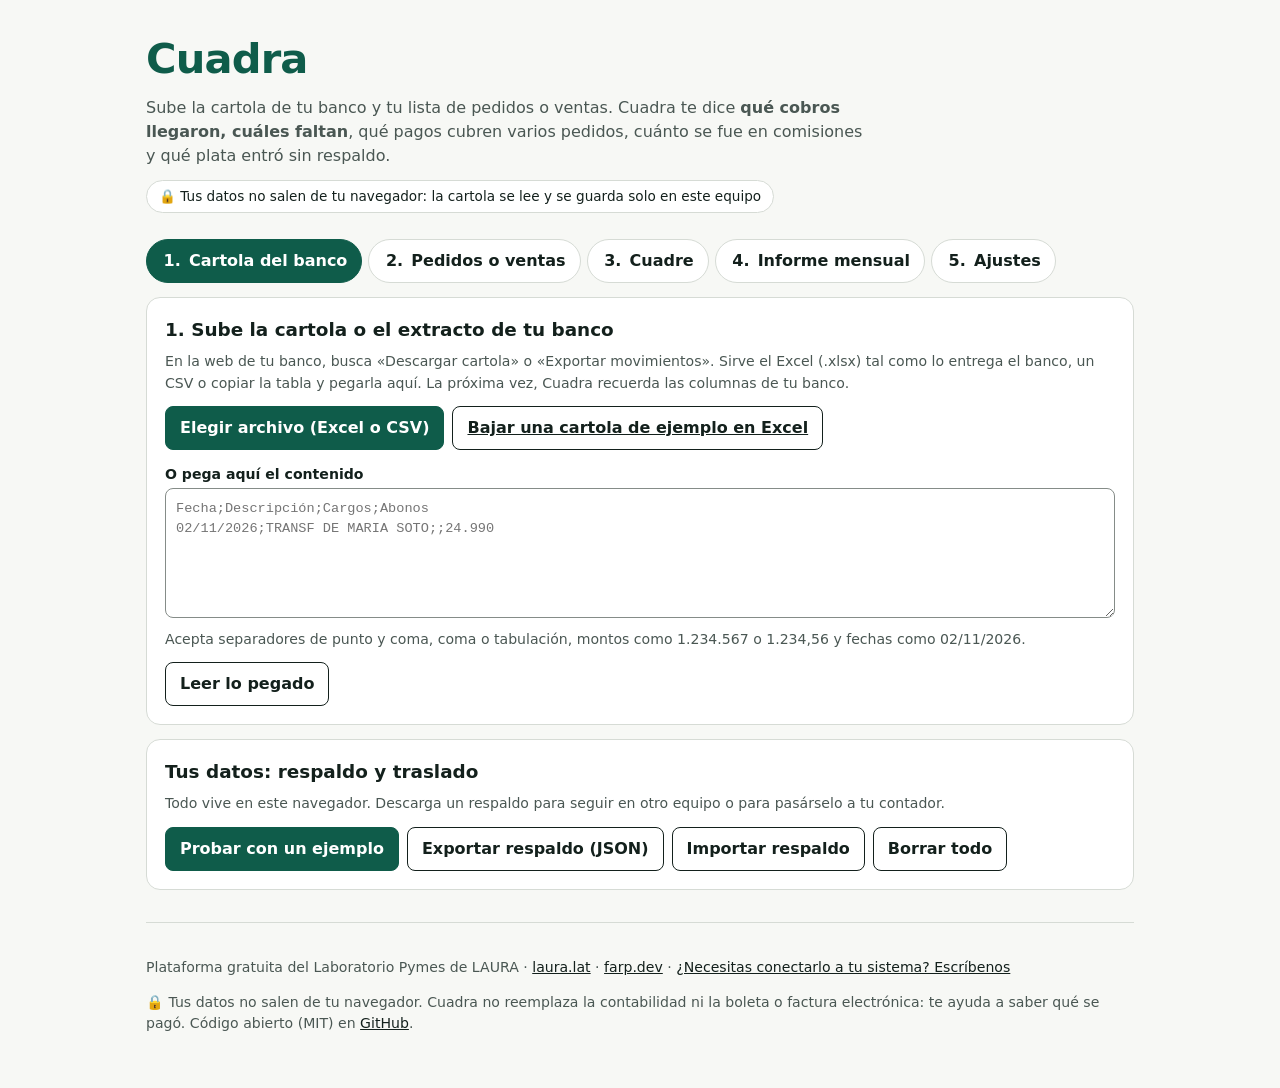
<file: herramientas/008-cuadra/index.html>
<!doctype html>
<html lang="es">
<head>
<meta charset="utf-8">
<meta name="viewport" content="width=device-width, initial-scale=1">
<title>Cuadra · concilia tu cartola con tus ventas</title>
<meta name="description" content="Plataforma gratuita: sube la cartola o el extracto del banco y tu lista de pedidos o ventas. Cuadra te dice qué cobros llegaron, cuáles faltan, qué pagos cubren varios pedidos, cuánto se fue en comisiones y qué plata entró sin respaldo. Sin registro; tus datos no salen del navegador.">
<meta name="theme-color" content="#0f5c4a">
<link rel="manifest" href="manifest.webmanifest">
<link rel="stylesheet" href="estilo.css">
</head>
<body>
<a class="saltar" href="#principal">Saltar al contenido</a>
<div class="cont">
<header>
  <h1>Cuadra</h1>
  <p>Sube la cartola de tu banco y tu lista de pedidos o ventas. Cuadra te dice <b>qué cobros llegaron, cuáles faltan</b>, qué pagos cubren varios pedidos, cuánto se fue en comisiones y qué plata entró sin respaldo.</p>
  <span class="priv">🔒 Tus datos no salen de tu navegador: la cartola se lee y se guarda solo en este equipo</span>
</header>

<ol class="pasos" id="tabs" role="tablist" aria-label="Pasos"></ol>

<main id="principal">
<section id="v-cartola" class="caja" role="tabpanel" aria-labelledby="t-cartola"></section>
<section id="v-ventas" class="caja" role="tabpanel" aria-labelledby="t-ventas" hidden></section>
<section id="v-cuadre" class="caja" role="tabpanel" aria-labelledby="t-cuadre" hidden></section>
<section id="v-informe" class="caja" role="tabpanel" aria-labelledby="t-informe" hidden></section>
<section id="v-ajustes" class="caja" role="tabpanel" aria-labelledby="t-ajustes" hidden></section>
</main>

<div id="msg" role="status" aria-live="polite"></div>

<section class="caja">
  <h2>Tus datos: respaldo y traslado</h2>
  <p class="sub">Todo vive en este navegador. Descarga un respaldo para seguir en otro equipo o para pasárselo a tu contador.</p>
  <div class="acc">
    <button class="b prim" id="ejemplo" type="button">Probar con un ejemplo</button>
    <button class="b" id="exp-json" type="button">Exportar respaldo (JSON)</button>
    <label class="b archivo">Importar respaldo<input type="file" id="imp-json" accept=".json,application/json"></label>
    <button class="b" id="borrar" type="button">Borrar todo</button>
  </div>
</section>

<footer>
  <p>Plataforma gratuita del Laboratorio Pymes de LAURA · <a href="https://laura.lat">laura.lat</a> · <a href="https://farp.dev">farp.dev</a> · <a href="https://wa.me/56999968482">¿Necesitas conectarlo a tu sistema? Escríbenos</a></p>
  <p>🔒 Tus datos no salen de tu navegador. Cuadra no reemplaza la contabilidad ni la boleta o factura electrónica: te ayuda a saber qué se pagó. Código abierto (MIT) en <a href="https://github.com/freyesperales/laboratorio-pymes/tree/main/herramientas/008-cuadra">GitHub</a>.</p>
</footer>
</div>
<script src="logica.js"></script>
<script src="xlsx.js"></script>
<script src="app.js"></script>
</body>
</html>
</file>
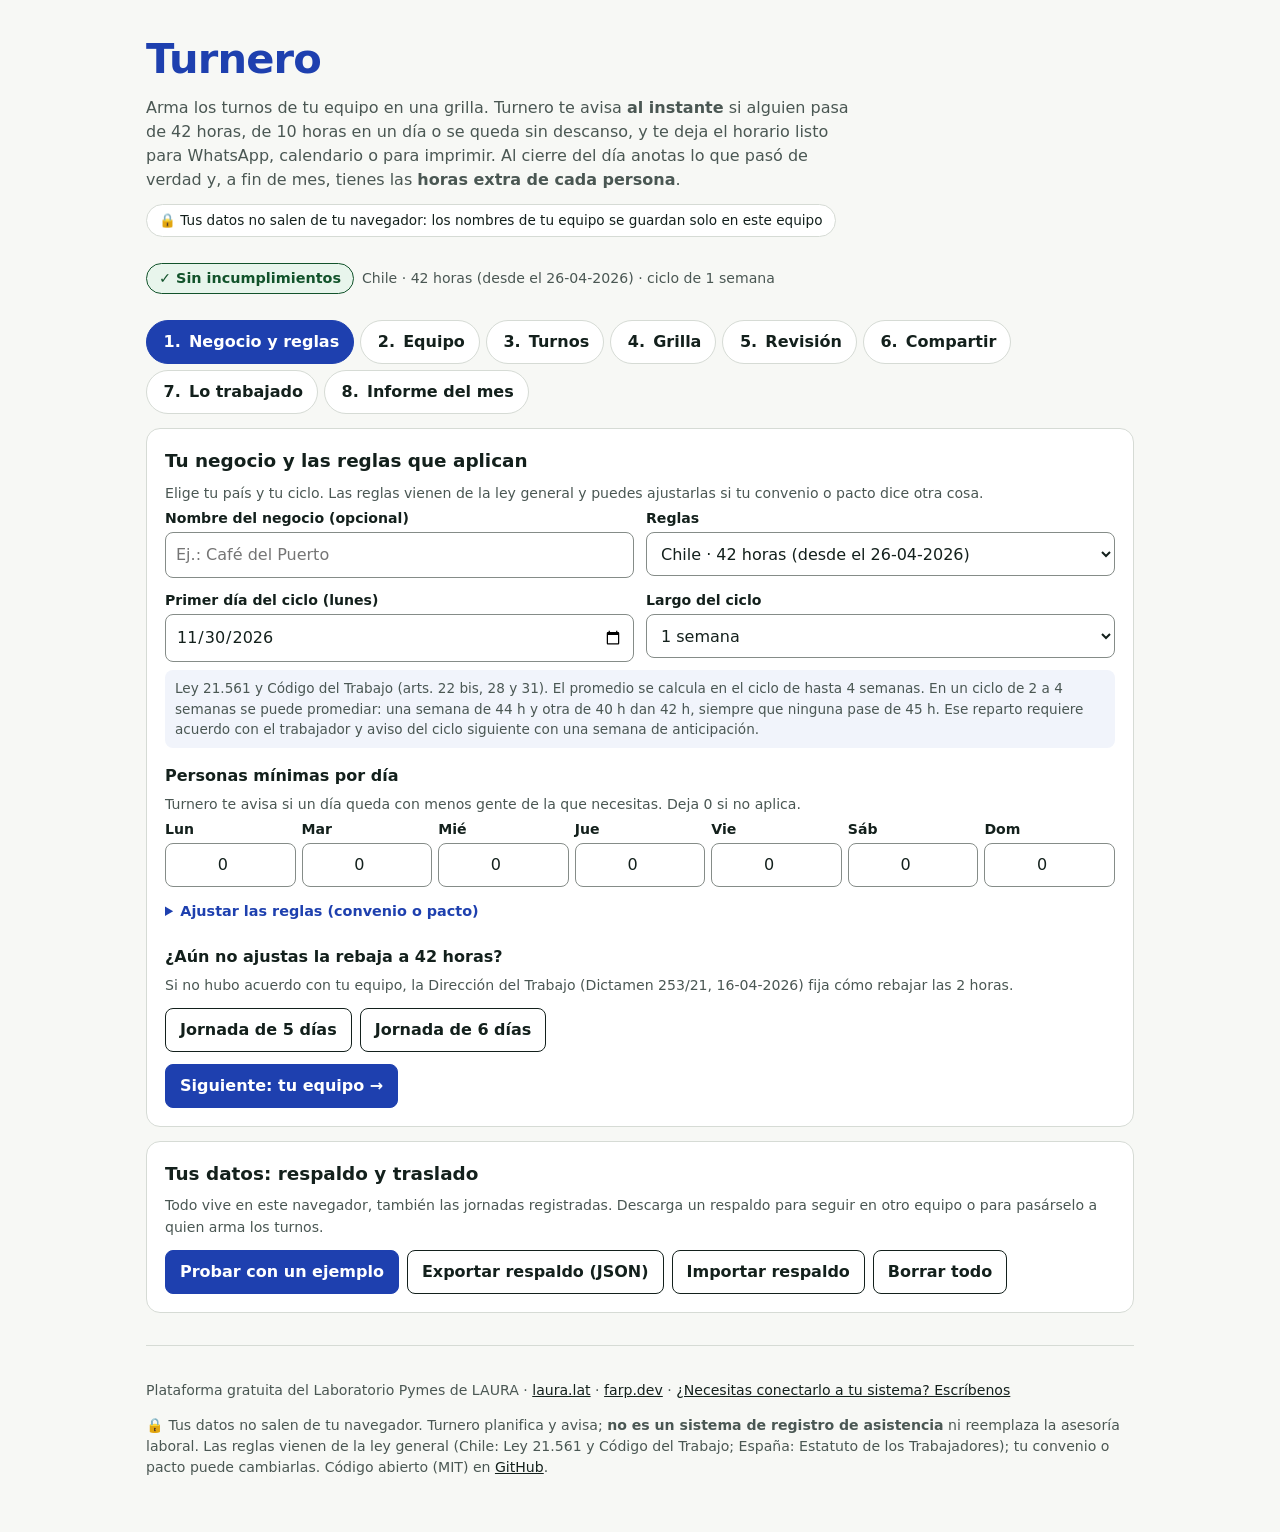
<file: herramientas/009-turnero/index.html>
<!doctype html>
<html lang="es">
<head>
<meta charset="utf-8">
<meta name="viewport" content="width=device-width, initial-scale=1">
<title>Turnero · turnos que cumplen la jornada</title>
<meta name="description" content="Plataforma gratuita para armar los turnos de tu equipo: te avisa al instante si alguien pasa de 42 horas, de 10 horas en un día o se queda sin descanso, con reglas de Chile (42 y 40 horas) y de España. Comparte el horario por WhatsApp o calendario, anota lo que de verdad se trabajó y obtén las horas extra del mes por persona. Sin registro; tus datos no salen del navegador.">
<meta name="theme-color" content="#1e40af">
<link rel="manifest" href="manifest.webmanifest">
<link rel="stylesheet" href="estilo.css">
</head>
<body>
<a class="saltar" href="#principal">Saltar al contenido</a>
<div class="cont">
<header>
  <h1>Turnero</h1>
  <p>Arma los turnos de tu equipo en una grilla. Turnero te avisa <b>al instante</b> si alguien pasa de 42 horas, de 10 horas en un día o se queda sin descanso, y te deja el horario listo para WhatsApp, calendario o para imprimir. Al cierre del día anotas lo que pasó de verdad y, a fin de mes, tienes las <b>horas extra de cada persona</b>.</p>
  <span class="priv">🔒 Tus datos no salen de tu navegador: los nombres de tu equipo se guardan solo en este equipo</span>
</header>

<div class="estado" id="estado" aria-live="polite"></div>
<ol class="pasos" id="tabs" role="tablist" aria-label="Pasos"></ol>

<main id="principal">
<section id="v-negocio" class="caja" role="tabpanel" aria-labelledby="t-negocio"></section>
<section id="v-equipo" class="caja" role="tabpanel" aria-labelledby="t-equipo" hidden></section>
<section id="v-turnos" class="caja" role="tabpanel" aria-labelledby="t-turnos" hidden></section>
<section id="v-grilla" class="caja" role="tabpanel" aria-labelledby="t-grilla" hidden></section>
<section id="v-revision" class="caja" role="tabpanel" aria-labelledby="t-revision" hidden></section>
<section id="v-compartir" class="caja" role="tabpanel" aria-labelledby="t-compartir" hidden></section>
<section id="v-real" class="caja" role="tabpanel" aria-labelledby="t-real" hidden></section>
<section id="v-informe" class="caja" role="tabpanel" aria-labelledby="t-informe" hidden></section>
</main>

<div id="msg" role="status" aria-live="polite"></div>

<section class="caja">
  <h2>Tus datos: respaldo y traslado</h2>
  <p class="sub">Todo vive en este navegador, también las jornadas registradas. Descarga un respaldo para seguir en otro equipo o para pasárselo a quien arma los turnos.</p>
  <div class="acc">
    <button class="b prim" id="ejemplo" type="button">Probar con un ejemplo</button>
    <button class="b" id="exp-json" type="button">Exportar respaldo (JSON)</button>
    <label class="b archivo">Importar respaldo<input type="file" id="imp-json" accept=".json,application/json"></label>
    <button class="b" id="borrar" type="button">Borrar todo</button>
  </div>
</section>

<footer>
  <p>Plataforma gratuita del Laboratorio Pymes de LAURA · <a href="https://laura.lat">laura.lat</a> · <a href="https://farp.dev">farp.dev</a> · <a href="https://wa.me/56999968482">¿Necesitas conectarlo a tu sistema? Escríbenos</a></p>
  <p>🔒 Tus datos no salen de tu navegador. Turnero planifica y avisa; <b>no es un sistema de registro de asistencia</b> ni reemplaza la asesoría laboral. Las reglas vienen de la ley general (Chile: Ley 21.561 y Código del Trabajo; España: Estatuto de los Trabajadores); tu convenio o pacto puede cambiarlas. Código abierto (MIT) en <a href="https://github.com/freyesperales/laboratorio-pymes/tree/main/herramientas/009-turnero">GitHub</a>.</p>
</footer>
</div>
<script src="logica.js"></script>
<script src="app.js"></script>
</body>
</html>
</file>
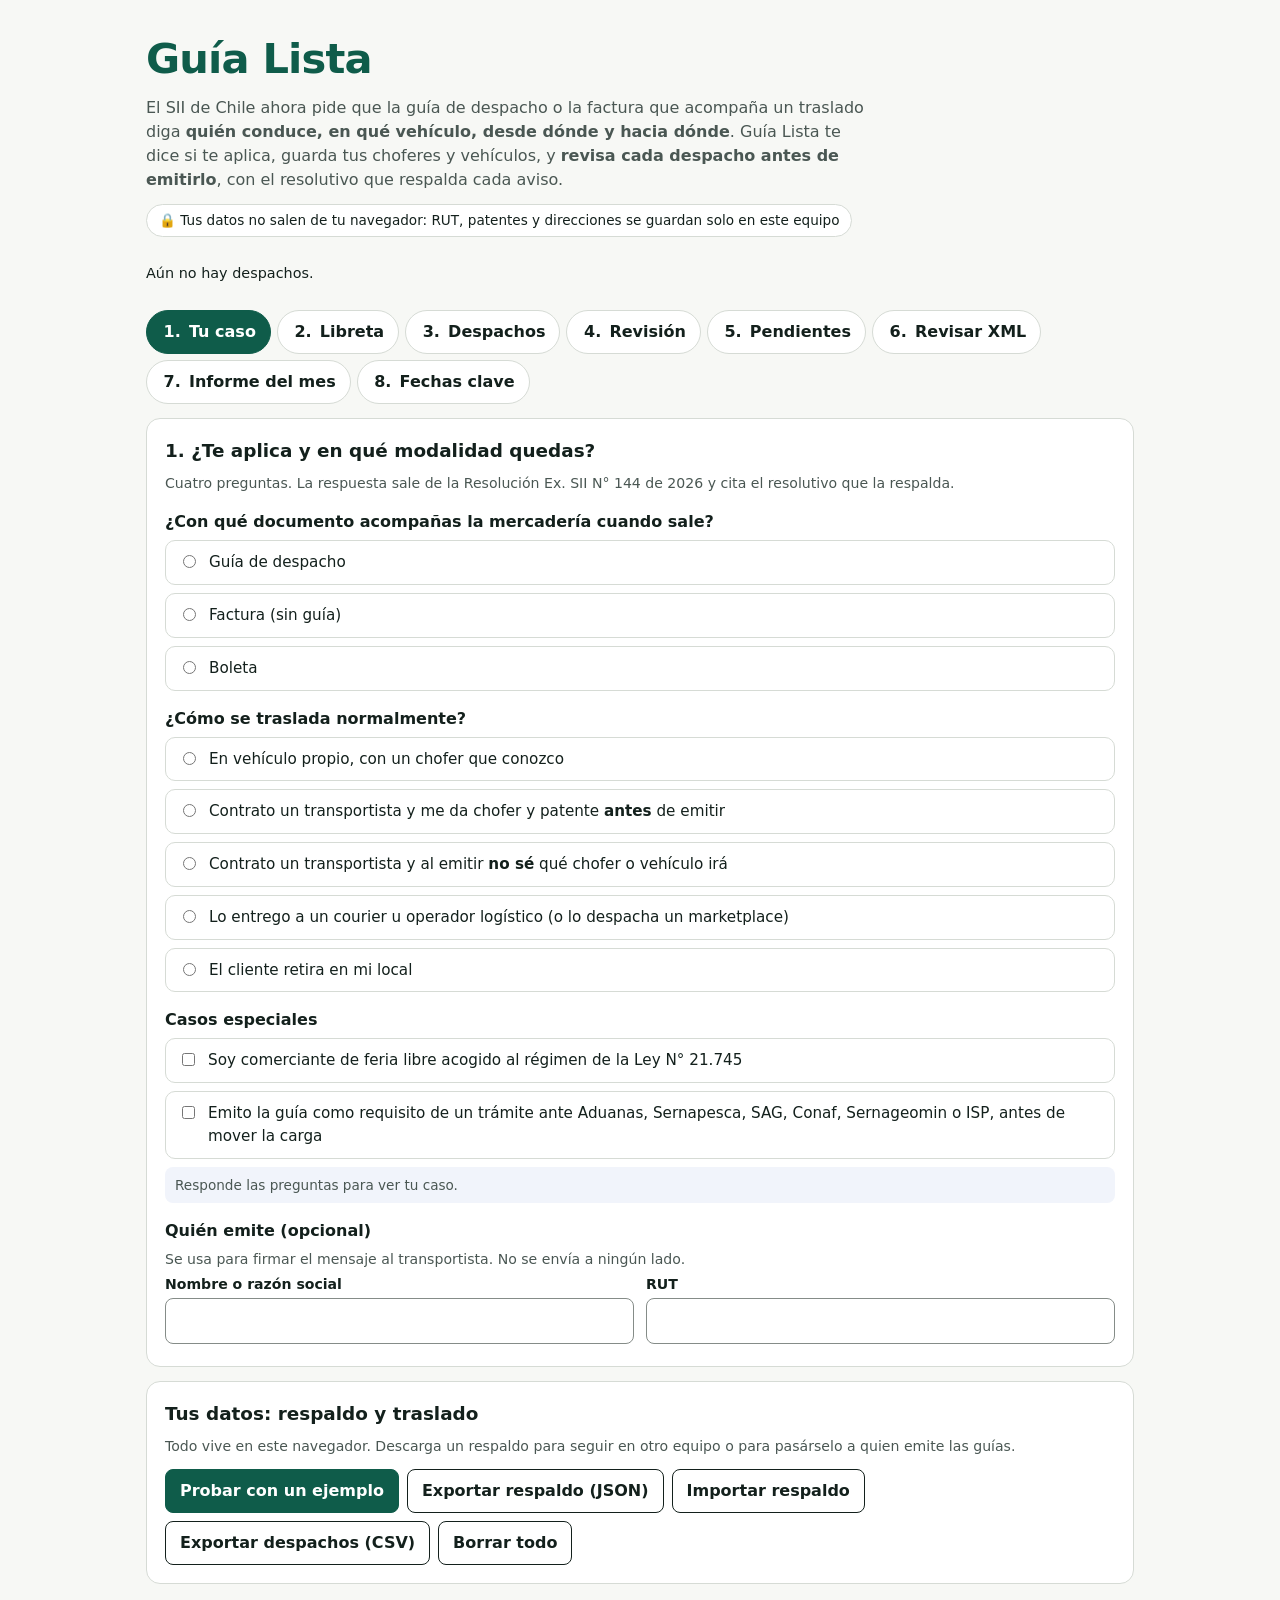
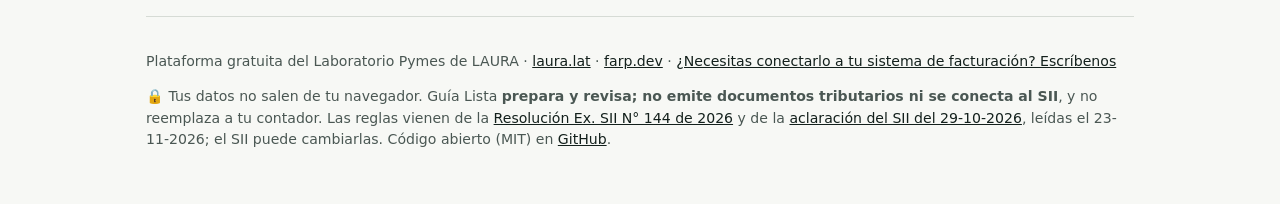
<file: herramientas/010-guia-lista/index.html>
<!doctype html>
<html lang="es">
<head>
<meta charset="utf-8">
<meta name="viewport" content="width=device-width, initial-scale=1">
<title>Guía Lista · tu guía de despacho con los datos de transporte que pide el SII</title>
<meta name="description" content="Plataforma gratuita para preparar la guía de despacho con los datos nuevos que exige el SII de Chile (Resolución Ex. N° 144 de 2026): chofer, transportista, patente, origen, destino y detalle de la carga. Te dice si te aplica, qué modalidad tienes, revisa cada despacho antes de emitir y lleva los datos que quedaron diferidos. Sin registro; tus datos no salen del navegador.">
<meta name="theme-color" content="#0f5c4a">
<link rel="manifest" href="manifest.webmanifest">
<link rel="stylesheet" href="estilo.css">
</head>
<body>
<a class="saltar" href="#principal">Saltar al contenido</a>
<div class="cont">
<header>
  <h1>Guía Lista</h1>
  <p>El SII de Chile ahora pide que la guía de despacho o la factura que acompaña un traslado diga <b>quién conduce, en qué vehículo, desde dónde y hacia dónde</b>. Guía Lista te dice si te aplica, guarda tus choferes y vehículos, y <b>revisa cada despacho antes de emitirlo</b>, con el resolutivo que respalda cada aviso.</p>
  <span class="priv">🔒 Tus datos no salen de tu navegador: RUT, patentes y direcciones se guardan solo en este equipo</span>
</header>

<div class="estado" id="estado" aria-live="polite"></div>
<ol class="pasos" id="tabs" role="tablist" aria-label="Pasos"></ol>

<main id="principal">
<section id="v-caso" class="caja" role="tabpanel" aria-labelledby="t-caso"></section>
<section id="v-libreta" class="caja" role="tabpanel" aria-labelledby="t-libreta" hidden></section>
<section id="v-despachos" class="caja" role="tabpanel" aria-labelledby="t-despachos" hidden></section>
<section id="v-revision" class="caja" role="tabpanel" aria-labelledby="t-revision" hidden></section>
<section id="v-pendientes" class="caja" role="tabpanel" aria-labelledby="t-pendientes" hidden></section>
<section id="v-xml" class="caja" role="tabpanel" aria-labelledby="t-xml" hidden></section>
<section id="v-informe" class="caja" role="tabpanel" aria-labelledby="t-informe" hidden></section>
<section id="v-fechas" class="caja" role="tabpanel" aria-labelledby="t-fechas" hidden></section>
</main>

<div id="msg" role="status" aria-live="polite"></div>

<section class="caja">
  <h2>Tus datos: respaldo y traslado</h2>
  <p class="sub">Todo vive en este navegador. Descarga un respaldo para seguir en otro equipo o para pasárselo a quien emite las guías.</p>
  <div class="acc">
    <button class="b prim" id="ejemplo" type="button">Probar con un ejemplo</button>
    <button class="b" id="exp-json" type="button">Exportar respaldo (JSON)</button>
    <label class="b archivo">Importar respaldo<input type="file" id="imp-json" accept=".json,application/json"></label>
    <button class="b" id="exp-csv" type="button">Exportar despachos (CSV)</button>
    <button class="b" id="borrar" type="button">Borrar todo</button>
  </div>
</section>

<footer>
  <p>Plataforma gratuita del Laboratorio Pymes de LAURA · <a href="https://laura.lat">laura.lat</a> · <a href="https://farp.dev">farp.dev</a> · <a href="https://wa.me/56999968482">¿Necesitas conectarlo a tu sistema de facturación? Escríbenos</a></p>
  <p>🔒 Tus datos no salen de tu navegador. Guía Lista <b>prepara y revisa; no emite documentos tributarios ni se conecta al SII</b>, y no reemplaza a tu contador. Las reglas vienen de la <a href="https://www.sii.cl/normativa_legislacion/resoluciones/2026/reso144.pdf">Resolución Ex. SII N° 144 de 2026</a> y de la <a href="https://www.sii.cl/noticias/2026/291026noti01aav.htm">aclaración del SII del 29-10-2026</a>, leídas el 23-11-2026; el SII puede cambiarlas. Código abierto (MIT) en <a href="https://github.com/freyesperales/laboratorio-pymes/tree/main/herramientas/010-guia-lista">GitHub</a>.</p>
</footer>
</div>
<script src="logica.js"></script>
<script src="app.js"></script>
</body>
</html>
</file>
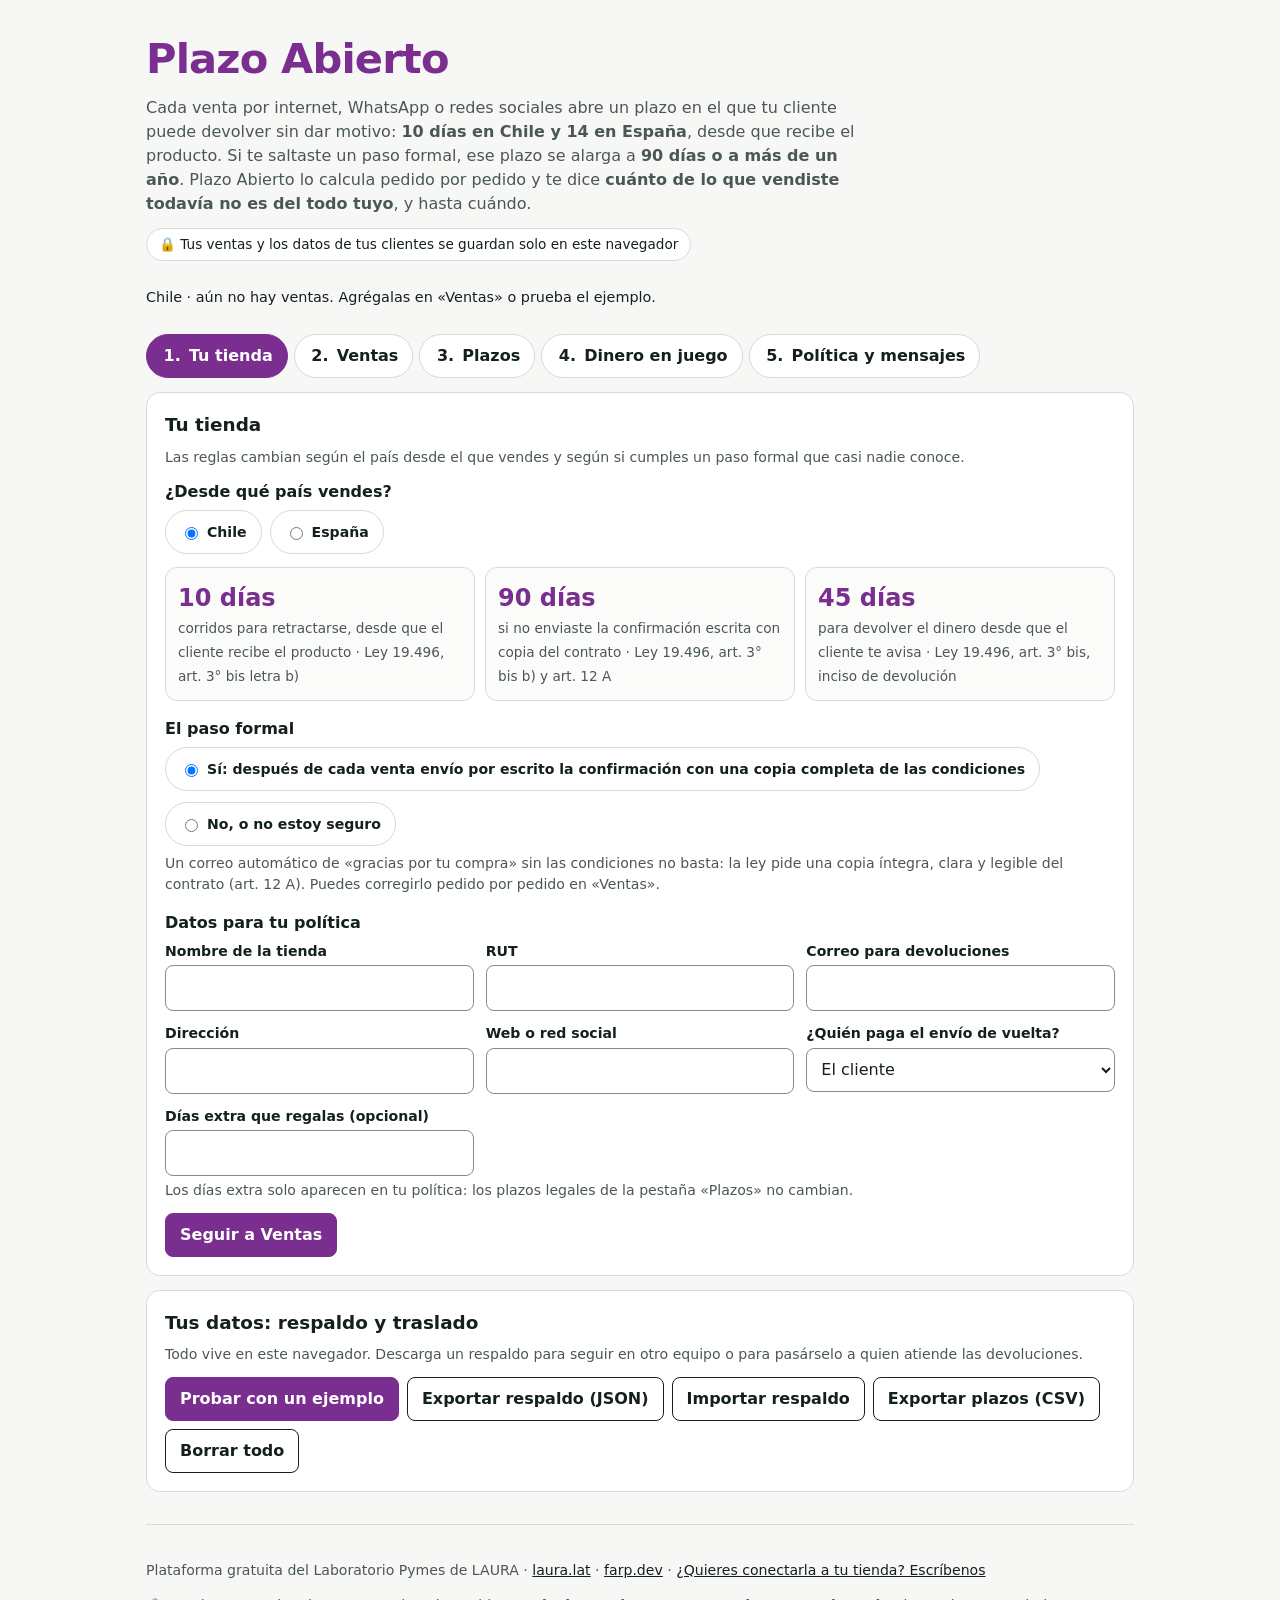
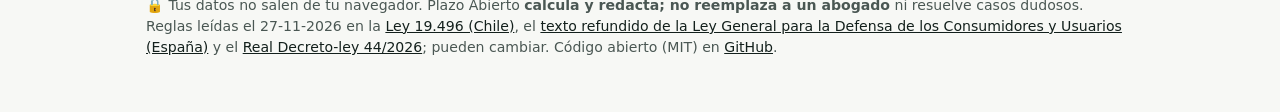
<file: herramientas/011-plazo-abierto/index.html>
<!doctype html>
<html lang="es">
<head>
<meta charset="utf-8">
<meta name="viewport" content="width=device-width, initial-scale=1">
<title>Plazo Abierto · cuánto de lo que vendiste todavía te pueden devolver</title>
<meta name="description" content="Plataforma gratuita para tiendas en línea de Chile y España: calcula pedido por pedido el plazo de retracto o desistimiento y la garantía legal, te avisa si tu tienda alargó ese plazo a 90 días o a más de un año sin saberlo, muestra cuánto dinero sigue devolvible y genera tu política de devoluciones. Sin registro; tus ventas no salen del navegador.">
<meta name="theme-color" content="#7a2e8f">
<link rel="manifest" href="manifest.webmanifest">
<link rel="stylesheet" href="estilo.css">
</head>
<body>
<a class="saltar" href="#principal">Saltar al contenido</a>
<div class="cont">
<header>
  <h1>Plazo Abierto</h1>
  <p>Cada venta por internet, WhatsApp o redes sociales abre un plazo en el que tu cliente puede devolver sin dar motivo: <b>10 días en Chile y 14 en España</b>, desde que recibe el producto. Si te saltaste un paso formal, ese plazo se alarga a <b>90 días o a más de un año</b>. Plazo Abierto lo calcula pedido por pedido y te dice <b>cuánto de lo que vendiste todavía no es del todo tuyo</b>, y hasta cuándo.</p>
  <span class="priv">🔒 Tus ventas y los datos de tus clientes se guardan solo en este navegador</span>
</header>

<div class="estado" id="estado" aria-live="polite"></div>
<ol class="pasos" id="tabs" role="tablist" aria-label="Pasos"></ol>

<main id="principal">
<section id="v-tienda" class="caja" role="tabpanel" aria-labelledby="t-tienda"></section>
<section id="v-ventas" class="caja" role="tabpanel" aria-labelledby="t-ventas" hidden></section>
<section id="v-plazos" class="caja" role="tabpanel" aria-labelledby="t-plazos" hidden></section>
<section id="v-dinero" class="caja" role="tabpanel" aria-labelledby="t-dinero" hidden></section>
<section id="v-politica" class="caja" role="tabpanel" aria-labelledby="t-politica" hidden></section>
</main>

<div id="msg" role="status" aria-live="polite"></div>

<section class="caja">
  <h2>Tus datos: respaldo y traslado</h2>
  <p class="sub">Todo vive en este navegador. Descarga un respaldo para seguir en otro equipo o para pasárselo a quien atiende las devoluciones.</p>
  <div class="acc">
    <button class="b prim" id="ejemplo" type="button">Probar con un ejemplo</button>
    <button class="b" id="exp-json" type="button">Exportar respaldo (JSON)</button>
    <label class="b archivo">Importar respaldo<input type="file" id="imp-json" accept=".json,application/json"></label>
    <button class="b" id="exp-csv" type="button">Exportar plazos (CSV)</button>
    <button class="b" id="borrar" type="button">Borrar todo</button>
  </div>
</section>

<footer>
  <p>Plataforma gratuita del Laboratorio Pymes de LAURA · <a href="https://laura.lat">laura.lat</a> · <a href="https://farp.dev">farp.dev</a> · <a href="https://wa.me/56999968482">¿Quieres conectarla a tu tienda? Escríbenos</a></p>
  <p>🔒 Tus datos no salen de tu navegador. Plazo Abierto <b>calcula y redacta; no reemplaza a un abogado</b> ni resuelve casos dudosos. Reglas leídas el 27-11-2026 en la <a href="https://www.bcn.cl/leychile/navegar?idNorma=1160403">Ley 19.496 (Chile)</a>, el <a href="https://www.boe.es/buscar/act.php?id=BOE-A-2007-20555">texto refundido de la Ley General para la Defensa de los Consumidores y Usuarios (España)</a> y el <a href="https://www.boe.es/diario_boe/txt.php?id=BOE-A-2026-24702">Real Decreto-ley 44/2026</a>; pueden cambiar. Código abierto (MIT) en <a href="https://github.com/freyesperales/laboratorio-pymes/tree/main/herramientas/011-plazo-abierto">GitHub</a>.</p>
</footer>
</div>
<script src="logica.js"></script>
<script src="app.js"></script>
</body>
</html>
</file>
<file: herramientas/008-cuadra/estilo.css>
:root{--tinta:#13201c;--suave:#4a5753;--fondo:#f7f8f5;--tarjeta:#fff;--borde:#d6dbd5;--acento:#0f5c4a;--ok:#12532b;--mal:#a3201c;--amb:#7a4f00;--azul:#1d4ed8}
*{box-sizing:border-box}
body{margin:0;font-family:system-ui,-apple-system,Segoe UI,Roboto,sans-serif;color:var(--tinta);background:var(--fondo);line-height:1.5}
.cont{max-width:1020px;margin:0 auto;padding:0 16px}
.saltar{position:absolute;left:-999px}.saltar:focus{left:16px;top:8px;background:#fff;padding:8px;z-index:9}
header{padding:28px 0 8px}h1{margin:0 0 6px;font-size:clamp(1.8rem,5vw,2.6rem);letter-spacing:-.02em;color:var(--acento)}
header p{margin:0;color:var(--suave);max-width:720px}
.priv{display:inline-block;margin-top:12px;font-size:.85rem;background:#fff;border:1px solid var(--borde);border-radius:999px;padding:5px 12px}
.pasos{list-style:none;display:flex;gap:6px;flex-wrap:wrap;margin:18px 0 0;padding:0}
.pasos button{font:inherit;cursor:pointer;border:1px solid var(--borde);background:#fff;border-radius:999px;padding:8px 14px;min-height:44px;font-weight:600;color:var(--tinta)}
.pasos button[aria-selected=true]{background:var(--acento);color:#fff;border-color:var(--acento)}
.pasos .n{display:inline-block;min-width:1.4em;font-variant-numeric:tabular-nums}
.pasos .listo::after{content:" ✓"}
.caja{background:var(--tarjeta);border:1px solid var(--borde);border-radius:14px;padding:18px;margin-top:14px;overflow-wrap:anywhere}
.caja h2{margin:0 0 8px;font-size:1.15rem}.caja h3{margin:16px 0 6px;font-size:1rem}
.sub{font-size:.88rem;color:var(--suave);margin:4px 0}
label{display:block;font-size:.88rem;font-weight:600;margin-bottom:3px}
input,select,textarea{width:100%;font:inherit;padding:10px;border:1px solid #858c88;border-radius:8px;background:#fff;color:var(--tinta);min-height:44px}
textarea{min-height:130px;font-family:ui-monospace,Consolas,monospace;font-size:.85rem}
:focus-visible{outline:3px solid var(--azul);outline-offset:2px}
.b{font:inherit;cursor:pointer;border-radius:8px;border:1px solid var(--tinta);background:#fff;color:var(--tinta);padding:9px 14px;min-height:44px;font-weight:600;display:inline-flex;align-items:center;gap:6px}
.b.prim{background:var(--acento);border-color:var(--acento);color:#fff}.b.chico{min-height:36px;padding:4px 10px;font-size:.85rem}
.archivo{position:relative;margin:0}.archivo input{position:absolute;inset:0;opacity:0;cursor:pointer;min-height:0}
.archivo:focus-within{outline:3px solid var(--azul);outline-offset:2px}
.acc{display:flex;gap:8px;flex-wrap:wrap;margin-top:12px;align-items:center}
.grid{display:grid;gap:12px;grid-template-columns:1fr}
@media(min-width:700px){.grid{grid-template-columns:repeat(3,1fr)}.grid.dos{grid-template-columns:1fr 1fr}}
.tabla{overflow-x:auto;margin-top:10px;border:1px solid var(--borde);border-radius:8px}
table{border-collapse:collapse;width:100%;font-size:.85rem}th,td{padding:6px 8px;border-bottom:1px solid var(--borde);text-align:left;white-space:nowrap}
th{background:#eef1ec}td.num,th.num{text-align:right;font-variant-numeric:tabular-nums}
.err{background:#fdecea;border:1px solid #e3a09b;color:#7a1511;padding:10px 12px;border-radius:8px;margin-top:12px;white-space:pre-line}
.ok{background:#e8f5ec;border:1px solid #9ccfae;color:#12532b;padding:10px 12px;border-radius:8px;margin-top:12px}
.kpis{display:grid;gap:10px;grid-template-columns:repeat(2,1fr);margin-top:10px}
@media(min-width:760px){.kpis{grid-template-columns:repeat(4,1fr)}}
.kpi{border:1px solid var(--borde);border-radius:12px;padding:12px;background:#fbfcfa}
.kpi b{display:block;font-size:1.35rem;font-variant-numeric:tabular-nums}.kpi span{font-size:.82rem;color:var(--suave)}
.barra{height:12px;background:#e3e7e1;border-radius:6px;overflow:hidden;margin-top:10px}.barra>i{display:block;height:100%;background:var(--acento)}
.filtros{display:flex;gap:6px;flex-wrap:wrap;margin-top:14px}
.filtros button{font:inherit;cursor:pointer;border:1px solid var(--borde);background:#fff;border-radius:999px;padding:6px 12px;min-height:40px}
.filtros button[aria-pressed=true]{background:var(--tinta);color:#fff;border-color:var(--tinta)}
.item{border:1px solid var(--borde);border-left:5px solid var(--borde);border-radius:10px;padding:10px 12px;margin-top:8px;background:#fff}
.item.alta,.item.manual{border-left-color:var(--ok)}.item.media{border-left-color:#3b7f6c}.item.revisar{border-left-color:var(--amb)}
.item.pend{border-left-color:var(--mal)}.item.sin{border-left-color:var(--azul)}
.item .fila{display:flex;justify-content:space-between;gap:10px;flex-wrap:wrap}
.monto{font-weight:700;font-variant-numeric:tabular-nums}
.tag{display:inline-block;font-size:.75rem;font-weight:700;padding:1px 8px;border-radius:999px;border:1px solid;margin-right:4px}
.t-alta,.t-manual{color:var(--ok)}.t-media{color:#2b6455}.t-revisar{color:var(--amb)}.t-pend{color:var(--mal)}.t-sin{color:var(--azul)}
.vacio{color:var(--suave);padding:16px 0}
[hidden]{display:none!important}
footer{margin:32px 0 0;padding:20px 0 40px;border-top:1px solid var(--borde);font-size:.88rem;color:var(--suave)}footer a{color:var(--tinta)}
@media print{header .priv,.pasos,.acc,.filtros,footer,#msg,.caja:last-of-type{display:none}.caja{border:0}}
.item.exp{border-left-color:#6b4fa0}.t-exp{color:#5b3f90}
.regla{margin-top:10px;font-size:.9rem}.regla summary{cursor:pointer;font-weight:600;color:var(--acento);min-height:32px;padding:4px 0}
input.corto,.regla select{width:auto;min-width:12em;flex:1 1 12em}
tfoot th,tfoot td{font-weight:700;background:#f4f6f2}
</file>
<file: herramientas/009-turnero/estilo.css>
:root{--tinta:#13201c;--suave:#4a5753;--fondo:#f7f8f5;--tarjeta:#fff;--borde:#d6dbd5;--acento:#1e40af;--ok:#12532b;--mal:#a3201c;--amb:#7a4f00;--azul:#1d4ed8}
*{box-sizing:border-box}
body{margin:0;font-family:system-ui,-apple-system,Segoe UI,Roboto,sans-serif;color:var(--tinta);background:var(--fondo);line-height:1.5}
.cont{max-width:1020px;margin:0 auto;padding:0 16px}
.saltar{position:absolute;left:-999px}.saltar:focus{left:16px;top:8px;background:#fff;padding:8px;z-index:9}
header{padding:28px 0 8px}h1{margin:0 0 6px;font-size:clamp(1.8rem,5vw,2.6rem);letter-spacing:-.02em;color:var(--acento)}
header p{margin:0;color:var(--suave);max-width:720px}
.priv{display:inline-block;margin-top:12px;font-size:.85rem;background:#fff;border:1px solid var(--borde);border-radius:999px;padding:5px 12px}
.pasos{list-style:none;display:flex;gap:6px;flex-wrap:wrap;margin:18px 0 0;padding:0}
.pasos button{font:inherit;cursor:pointer;border:1px solid var(--borde);background:#fff;border-radius:999px;padding:8px 14px;min-height:44px;font-weight:600;color:var(--tinta)}
.pasos button[aria-selected=true]{background:var(--acento);color:#fff;border-color:var(--acento)}
.pasos .n{display:inline-block;min-width:1.4em;font-variant-numeric:tabular-nums}
.pasos .listo::after{content:" ✓"}
.caja{background:var(--tarjeta);border:1px solid var(--borde);border-radius:14px;padding:18px;margin-top:14px;overflow-wrap:anywhere}
.caja h2{margin:0 0 8px;font-size:1.15rem}.caja h3{margin:16px 0 6px;font-size:1rem}
.sub{font-size:.88rem;color:var(--suave);margin:4px 0}
label{display:block;font-size:.88rem;font-weight:600;margin-bottom:3px}
input,select,textarea{width:100%;font:inherit;padding:10px;border:1px solid #858c88;border-radius:8px;background:#fff;color:var(--tinta);min-height:44px}
textarea{min-height:130px;font-family:ui-monospace,Consolas,monospace;font-size:.85rem}
:focus-visible{outline:3px solid var(--azul);outline-offset:2px}
.b{font:inherit;cursor:pointer;border-radius:8px;border:1px solid var(--tinta);background:#fff;color:var(--tinta);padding:9px 14px;min-height:44px;font-weight:600;display:inline-flex;align-items:center;gap:6px}
.b.prim{background:var(--acento);border-color:var(--acento);color:#fff}.b.chico{min-height:36px;padding:4px 10px;font-size:.85rem}
.archivo{position:relative;margin:0}.archivo input{position:absolute;inset:0;opacity:0;cursor:pointer;min-height:0}
.archivo:focus-within{outline:3px solid var(--azul);outline-offset:2px}
.acc{display:flex;gap:8px;flex-wrap:wrap;margin-top:12px;align-items:center}
.grid{display:grid;gap:12px;grid-template-columns:1fr}
@media(min-width:700px){.grid{grid-template-columns:repeat(3,1fr)}.grid.dos{grid-template-columns:1fr 1fr}}
.tabla{overflow-x:auto;margin-top:10px;border:1px solid var(--borde);border-radius:8px}
table{border-collapse:collapse;width:100%;font-size:.85rem}th,td{padding:6px 8px;border-bottom:1px solid var(--borde);text-align:left;white-space:nowrap}
th{background:#eef1ec}td.num,th.num{text-align:right;font-variant-numeric:tabular-nums}
.err{background:#fdecea;border:1px solid #e3a09b;color:#7a1511;padding:10px 12px;border-radius:8px;margin-top:12px;white-space:pre-line}
.ok{background:#e8f5ec;border:1px solid #9ccfae;color:#12532b;padding:10px 12px;border-radius:8px;margin-top:12px}
.kpis{display:grid;gap:10px;grid-template-columns:repeat(2,1fr);margin-top:10px}
@media(min-width:760px){.kpis{grid-template-columns:repeat(4,1fr)}}
.kpi{border:1px solid var(--borde);border-radius:12px;padding:12px;background:#fbfcfa}
.kpi b{display:block;font-size:1.35rem;font-variant-numeric:tabular-nums}.kpi span{font-size:.82rem;color:var(--suave)}
.barra{height:12px;background:#e3e7e1;border-radius:6px;overflow:hidden;margin-top:10px}.barra>i{display:block;height:100%;background:var(--acento)}
.filtros{display:flex;gap:6px;flex-wrap:wrap;margin-top:14px}
.filtros button{font:inherit;cursor:pointer;border:1px solid var(--borde);background:#fff;border-radius:999px;padding:6px 12px;min-height:40px}
.filtros button[aria-pressed=true]{background:var(--tinta);color:#fff;border-color:var(--tinta)}
.item{border:1px solid var(--borde);border-left:5px solid var(--borde);border-radius:10px;padding:10px 12px;margin-top:8px;background:#fff}
.item.alta,.item.manual{border-left-color:var(--ok)}.item.media{border-left-color:#3b7f6c}.item.revisar{border-left-color:var(--amb)}
.item.pend{border-left-color:var(--mal)}.item.sin{border-left-color:var(--azul)}
.item .fila{display:flex;justify-content:space-between;gap:10px;flex-wrap:wrap}
.monto{font-weight:700;font-variant-numeric:tabular-nums}
.tag{display:inline-block;font-size:.75rem;font-weight:700;padding:1px 8px;border-radius:999px;border:1px solid;margin-right:4px}
.t-alta,.t-manual{color:var(--ok)}.t-media{color:#2b6455}.t-revisar{color:var(--amb)}.t-pend{color:var(--mal)}.t-sin{color:var(--azul)}
.vacio{color:var(--suave);padding:16px 0}
[hidden]{display:none!important}
footer{margin:32px 0 0;padding:20px 0 40px;border-top:1px solid var(--borde);font-size:.88rem;color:var(--suave)}footer a{color:var(--tinta)}
@media print{header .priv,.pasos,.acc,.filtros,footer,#msg,.caja:last-of-type{display:none}.caja{border:0}}
.item.exp{border-left-color:#6b4fa0}.t-exp{color:#5b3f90}
.regla{margin-top:10px;font-size:.9rem}.regla summary{cursor:pointer;font-weight:600;color:var(--acento);min-height:32px;padding:4px 0}
input.corto,.regla select{width:auto;min-width:12em;flex:1 1 12em}
tfoot th,tfoot td{font-weight:700;background:#f4f6f2}
.grilla td,.grilla th{padding:4px;vertical-align:middle}
.grilla th.per{position:sticky;left:0;background:#fff;z-index:1;min-width:8em;white-space:normal}
.grilla td select{min-width:6.5em;min-height:40px;padding:4px 6px;font-size:.82rem;border-left-width:6px}
.grilla td.mal select{outline:2px solid var(--mal);outline-offset:1px}
.grilla td.ojo select{outline:2px dashed var(--amb);outline-offset:1px}
.grilla th.dia{text-align:center;font-size:.8rem}.grilla th.dia small{display:block;font-weight:400;color:var(--suave)}
.grilla tfoot td{font-size:.8rem;text-align:center}
.hs{font-variant-numeric:tabular-nums;font-weight:700;font-size:.85rem}
.hs.mal{color:var(--mal)}.hs.bien{color:var(--ok)}
.estado{position:sticky;top:0;z-index:5;background:var(--fondo);padding:8px 0;margin-top:10px;display:flex;gap:8px;flex-wrap:wrap;align-items:center;font-size:.9rem}
.pill{border-radius:999px;padding:4px 12px;font-weight:700;border:1px solid}
.pill.e{color:var(--mal);background:#fdecea}.pill.a{color:var(--amb);background:#fff6e0}.pill.k{color:var(--ok);background:#e8f5ec}
.item.error{border-left-color:var(--mal)}.item.aviso{border-left-color:var(--amb)}.item.info{border-left-color:var(--azul)}
.t-error{color:var(--mal)}.t-aviso{color:var(--amb)}.t-info{color:var(--azul)}
.fila-ed{display:grid;gap:8px;grid-template-columns:1fr;align-items:end;border:1px solid var(--borde);border-radius:10px;padding:10px;margin-top:8px}
@media(min-width:700px){.fila-ed{grid-template-columns:2fr 1.5fr 1fr auto}.fila-ed.t{grid-template-columns:2fr 1fr 1fr 1fr .8fr auto}}
.muestra{display:inline-block;width:14px;height:14px;border-radius:4px;vertical-align:middle;margin-right:6px}
.semanas{display:flex;gap:6px;flex-wrap:wrap;margin-top:8px}
.semanas button{font:inherit;cursor:pointer;border:1px solid var(--borde);background:#fff;border-radius:8px;padding:6px 12px;min-height:40px}
.semanas button[aria-pressed=true]{background:var(--tinta);color:#fff}
.cob{display:grid;grid-template-columns:repeat(7,1fr);gap:6px}.cob input{text-align:center;padding:6px}
.nota{font-size:.85rem;color:var(--suave);background:#f1f4fb;border-radius:8px;padding:8px 10px;margin-top:8px}
@media print{.grilla td select{border:0;appearance:none;-webkit-appearance:none;background:none}.estado{display:none}}
.fila-ed.r{align-items:start}
@media(min-width:700px){.fila-ed.r{grid-template-columns:2fr 1fr 1fr .9fr 1.6fr}}
.fila-ed.r .bts{grid-column:1/-1;margin-top:0}
.quien small{display:block}.res{margin-top:4px;min-height:1.7em}
.navdia{display:flex;gap:8px;align-items:end;flex-wrap:wrap;margin-top:10px}.navdia>div{flex:1 1 9em;max-width:14em}
.tira{display:grid;grid-template-columns:repeat(7,1fr);gap:4px;margin-top:10px}
.tira button{font:inherit;font-size:.78rem;cursor:pointer;border:1px solid var(--borde);background:#fff;color:var(--tinta);border-radius:8px;padding:6px 2px;min-height:52px;line-height:1.25}
.tira button[aria-pressed=true]{outline:3px solid var(--acento);outline-offset:-3px;font-weight:700}
.tira .listo{background:#e8f5ec;border-color:#9ccfae}.tira .parcial{background:#fff6e0;border-color:#e2c26a}.tira .falta{background:#fdecea;border-color:#e3a09b}
.tira small{display:block;color:var(--suave);font-weight:400;font-size:.7rem}
.navmes{display:flex;gap:8px;align-items:center;flex-wrap:wrap;margin-top:10px}.navmes b{font-size:1.05rem;min-width:10em;text-align:center}
.b[disabled]{opacity:.45;cursor:not-allowed}
input.comp{width:5.5em;min-height:36px;padding:4px 8px;text-align:right}
code{font-size:.85em;background:#eef1ec;padding:1px 5px;border-radius:4px}
.firmas,.soloimp{display:none}
@media print{.noimp,.navdia,.tira,.navmes .b,.estado{display:none!important}.soloimp{display:block}.firmas{display:flex;gap:40px;margin-top:70px}.firmas span{flex:1;border-top:1px solid #000;padding-top:6px;text-align:center;font-size:.85rem}details.det>summary{list-style:none;color:#000}input.comp{border:0}.tabla{overflow:visible}table{font-size:.72rem}th,td{white-space:normal}}
</file>
<file: herramientas/010-guia-lista/estilo.css>
:root{--tinta:#13201c;--suave:#4a5753;--fondo:#f7f8f5;--tarjeta:#fff;--borde:#d6dbd5;--acento:#0f5c4a;--ok:#12532b;--mal:#a3201c;--amb:#7a4f00;--azul:#1d4ed8}
*{box-sizing:border-box}
body{margin:0;font-family:system-ui,-apple-system,Segoe UI,Roboto,sans-serif;color:var(--tinta);background:var(--fondo);line-height:1.5}
.cont{max-width:1020px;margin:0 auto;padding:0 16px}
.saltar{position:absolute;left:-999px}.saltar:focus{left:16px;top:8px;background:#fff;padding:8px;z-index:9}
header{padding:28px 0 8px}h1{margin:0 0 6px;font-size:clamp(1.8rem,5vw,2.6rem);letter-spacing:-.02em;color:var(--acento)}
header p{margin:0;color:var(--suave);max-width:720px}
.priv{display:inline-block;margin-top:12px;font-size:.85rem;background:#fff;border:1px solid var(--borde);border-radius:999px;padding:5px 12px}
.pasos{list-style:none;display:flex;gap:6px;flex-wrap:wrap;margin:18px 0 0;padding:0}
.pasos button{font:inherit;cursor:pointer;border:1px solid var(--borde);background:#fff;border-radius:999px;padding:8px 14px;min-height:44px;font-weight:600;color:var(--tinta)}
.pasos button[aria-selected=true]{background:var(--acento);color:#fff;border-color:var(--acento)}
.pasos .n{display:inline-block;min-width:1.4em;font-variant-numeric:tabular-nums}
.pasos .listo::after{content:" ✓"}
.caja{background:var(--tarjeta);border:1px solid var(--borde);border-radius:14px;padding:18px;margin-top:14px;overflow-wrap:anywhere}
.caja h2{margin:0 0 8px;font-size:1.15rem}.caja h3{margin:16px 0 6px;font-size:1rem}
.sub{font-size:.88rem;color:var(--suave);margin:4px 0}
label{display:block;font-size:.88rem;font-weight:600;margin-bottom:3px}
input,select,textarea{width:100%;font:inherit;padding:10px;border:1px solid #858c88;border-radius:8px;background:#fff;color:var(--tinta);min-height:44px}
textarea{min-height:130px;font-family:ui-monospace,Consolas,monospace;font-size:.85rem}
:focus-visible{outline:3px solid var(--azul);outline-offset:2px}
.b{font:inherit;cursor:pointer;border-radius:8px;border:1px solid var(--tinta);background:#fff;color:var(--tinta);padding:9px 14px;min-height:44px;font-weight:600;display:inline-flex;align-items:center;gap:6px}
.b.prim{background:var(--acento);border-color:var(--acento);color:#fff}.b.chico{min-height:36px;padding:4px 10px;font-size:.85rem}
.archivo{position:relative;margin:0}.archivo input{position:absolute;inset:0;opacity:0;cursor:pointer;min-height:0}
.archivo:focus-within{outline:3px solid var(--azul);outline-offset:2px}
.acc{display:flex;gap:8px;flex-wrap:wrap;margin-top:12px;align-items:center}
.grid{display:grid;gap:12px;grid-template-columns:1fr}
@media(min-width:700px){.grid{grid-template-columns:repeat(3,1fr)}.grid.dos{grid-template-columns:1fr 1fr}}
.tabla{overflow-x:auto;margin-top:10px;border:1px solid var(--borde);border-radius:8px}
table{border-collapse:collapse;width:100%;font-size:.85rem}th,td{padding:6px 8px;border-bottom:1px solid var(--borde);text-align:left;white-space:nowrap}
th{background:#eef1ec}td.num,th.num{text-align:right;font-variant-numeric:tabular-nums}
.err{background:#fdecea;border:1px solid #e3a09b;color:#7a1511;padding:10px 12px;border-radius:8px;margin-top:12px;white-space:pre-line}
.ok{background:#e8f5ec;border:1px solid #9ccfae;color:#12532b;padding:10px 12px;border-radius:8px;margin-top:12px}
.kpis{display:grid;gap:10px;grid-template-columns:repeat(2,1fr);margin-top:10px}
@media(min-width:760px){.kpis{grid-template-columns:repeat(4,1fr)}}
.kpi{border:1px solid var(--borde);border-radius:12px;padding:12px;background:#fbfcfa}
.kpi b{display:block;font-size:1.35rem;font-variant-numeric:tabular-nums}.kpi span{font-size:.82rem;color:var(--suave)}
.barra{height:12px;background:#e3e7e1;border-radius:6px;overflow:hidden;margin-top:10px}.barra>i{display:block;height:100%;background:var(--acento)}
.filtros{display:flex;gap:6px;flex-wrap:wrap;margin-top:14px}
.filtros button{font:inherit;cursor:pointer;border:1px solid var(--borde);background:#fff;border-radius:999px;padding:6px 12px;min-height:40px}
.filtros button[aria-pressed=true]{background:var(--tinta);color:#fff;border-color:var(--tinta)}
.item{border:1px solid var(--borde);border-left:5px solid var(--borde);border-radius:10px;padding:10px 12px;margin-top:8px;background:#fff}
.item.alta,.item.manual{border-left-color:var(--ok)}.item.media{border-left-color:#3b7f6c}.item.revisar{border-left-color:var(--amb)}
.item.pend{border-left-color:var(--mal)}.item.sin{border-left-color:var(--azul)}
.item .fila{display:flex;justify-content:space-between;gap:10px;flex-wrap:wrap}
.monto{font-weight:700;font-variant-numeric:tabular-nums}
.tag{display:inline-block;font-size:.75rem;font-weight:700;padding:1px 8px;border-radius:999px;border:1px solid;margin-right:4px}
.t-alta,.t-manual{color:var(--ok)}.t-media{color:#2b6455}.t-revisar{color:var(--amb)}.t-pend{color:var(--mal)}.t-sin{color:var(--azul)}
.vacio{color:var(--suave);padding:16px 0}
[hidden]{display:none!important}
footer{margin:32px 0 0;padding:20px 0 40px;border-top:1px solid var(--borde);font-size:.88rem;color:var(--suave)}footer a{color:var(--tinta)}
@media print{header .priv,.pasos,.acc,.filtros,footer,#msg,.caja:last-of-type{display:none}.caja{border:0}}
.item.exp{border-left-color:#6b4fa0}.t-exp{color:#5b3f90}
.regla{margin-top:10px;font-size:.9rem}.regla summary{cursor:pointer;font-weight:600;color:var(--acento);min-height:32px;padding:4px 0}
input.corto,.regla select{width:auto;min-width:12em;flex:1 1 12em}
tfoot th,tfoot td{font-weight:700;background:#f4f6f2}
.grilla td,.grilla th{padding:4px;vertical-align:middle}
.grilla th.per{position:sticky;left:0;background:#fff;z-index:1;min-width:8em;white-space:normal}
.grilla td select{min-width:6.5em;min-height:40px;padding:4px 6px;font-size:.82rem;border-left-width:6px}
.grilla td.mal select{outline:2px solid var(--mal);outline-offset:1px}
.grilla td.ojo select{outline:2px dashed var(--amb);outline-offset:1px}
.grilla th.dia{text-align:center;font-size:.8rem}.grilla th.dia small{display:block;font-weight:400;color:var(--suave)}
.grilla tfoot td{font-size:.8rem;text-align:center}
.hs{font-variant-numeric:tabular-nums;font-weight:700;font-size:.85rem}
.hs.mal{color:var(--mal)}.hs.bien{color:var(--ok)}
.estado{position:sticky;top:0;z-index:5;background:var(--fondo);padding:8px 0;margin-top:10px;display:flex;gap:8px;flex-wrap:wrap;align-items:center;font-size:.9rem}
.pill{border-radius:999px;padding:4px 12px;font-weight:700;border:1px solid}
.pill.e{color:var(--mal);background:#fdecea}.pill.a{color:var(--amb);background:#fff6e0}.pill.k{color:var(--ok);background:#e8f5ec}
.item.error{border-left-color:var(--mal)}.item.aviso{border-left-color:var(--amb)}.item.info{border-left-color:var(--azul)}
.t-error{color:var(--mal)}.t-aviso{color:var(--amb)}.t-info{color:var(--azul)}
.fila-ed{display:grid;gap:8px;grid-template-columns:1fr;align-items:end;border:1px solid var(--borde);border-radius:10px;padding:10px;margin-top:8px}
@media(min-width:700px){.fila-ed{grid-template-columns:2fr 1.5fr 1fr auto}.fila-ed.t{grid-template-columns:2fr 1fr 1fr 1fr .8fr auto}}
.muestra{display:inline-block;width:14px;height:14px;border-radius:4px;vertical-align:middle;margin-right:6px}
.semanas{display:flex;gap:6px;flex-wrap:wrap;margin-top:8px}
.semanas button{font:inherit;cursor:pointer;border:1px solid var(--borde);background:#fff;border-radius:8px;padding:6px 12px;min-height:40px}
.semanas button[aria-pressed=true]{background:var(--tinta);color:#fff}
.cob{display:grid;grid-template-columns:repeat(7,1fr);gap:6px}.cob input{text-align:center;padding:6px}
.nota{font-size:.85rem;color:var(--suave);background:#f1f4fb;border-radius:8px;padding:8px 10px;margin-top:8px}
@media print{.grilla td select{border:0;appearance:none;-webkit-appearance:none;background:none}.estado{display:none}}
.fila-ed.r{align-items:start}
@media(min-width:700px){.fila-ed.r{grid-template-columns:2fr 1fr 1fr .9fr 1.6fr}}
.fila-ed.r .bts{grid-column:1/-1;margin-top:0}
.quien small{display:block}.res{margin-top:4px;min-height:1.7em}
.navdia{display:flex;gap:8px;align-items:end;flex-wrap:wrap;margin-top:10px}.navdia>div{flex:1 1 9em;max-width:14em}
.tira{display:grid;grid-template-columns:repeat(7,1fr);gap:4px;margin-top:10px}
.tira button{font:inherit;font-size:.78rem;cursor:pointer;border:1px solid var(--borde);background:#fff;color:var(--tinta);border-radius:8px;padding:6px 2px;min-height:52px;line-height:1.25}
.tira button[aria-pressed=true]{outline:3px solid var(--acento);outline-offset:-3px;font-weight:700}
.tira .listo{background:#e8f5ec;border-color:#9ccfae}.tira .parcial{background:#fff6e0;border-color:#e2c26a}.tira .falta{background:#fdecea;border-color:#e3a09b}
.tira small{display:block;color:var(--suave);font-weight:400;font-size:.7rem}
.navmes{display:flex;gap:8px;align-items:center;flex-wrap:wrap;margin-top:10px}.navmes b{font-size:1.05rem;min-width:10em;text-align:center}
.b[disabled]{opacity:.45;cursor:not-allowed}
input.comp{width:5.5em;min-height:36px;padding:4px 8px;text-align:right}
code{font-size:.85em;background:#eef1ec;padding:1px 5px;border-radius:4px}
.firmas,.soloimp{display:none}
@media print{.noimp,.navdia,.tira,.navmes .b,.estado{display:none!important}.soloimp{display:block}.firmas{display:flex;gap:40px;margin-top:70px}.firmas span{flex:1;border-top:1px solid #000;padding-top:6px;text-align:center;font-size:.85rem}details.det>summary{list-style:none;color:#000}input.comp{border:0}.tabla{overflow:visible}table{font-size:.72rem}th,td{white-space:normal}}
.opc{display:grid;gap:8px;margin-top:6px}
.opc label{display:flex;gap:10px;align-items:flex-start;font-weight:400;font-size:.95rem;border:1px solid var(--borde);border-radius:10px;padding:10px 12px;cursor:pointer;margin:0;background:#fff}
.opc input{width:auto;min-height:0;margin-top:4px;flex:none}
.opc label:has(input:checked){border-color:var(--acento);background:#eef6f3;font-weight:600}
fieldset{border:0;padding:0;margin:16px 0 0}legend{font-weight:700;padding:0;font-size:1rem}
.res-caso{border:2px solid var(--acento);border-radius:12px;padding:14px;margin-top:16px;background:#f3f9f6}
.res-caso h3{margin:0 0 6px;font-size:1.2rem;color:var(--acento)}.res-caso ul{margin:6px 0;padding-left:20px}
.cita{font-size:.75rem;color:var(--suave);white-space:nowrap}
.campo-mal input,.campo-mal select,.campo-mal textarea{border-color:var(--mal);border-width:2px}
.campo-ojo input,.campo-ojo select{border-color:var(--amb);border-width:2px;border-style:dashed}
.conmarca{display:flex;gap:6px}.conmarca input{flex:1}.conmarca .b{flex:none}
.lin{display:grid;gap:8px;grid-template-columns:1fr 1fr;border:1px solid var(--borde);border-radius:10px;padding:10px;margin-top:8px}
.lin .ancho{grid-column:1/-1}
@media(min-width:800px){.lin{grid-template-columns:2.2fr .8fr .8fr 1fr .8fr .8fr auto}.lin .ancho{grid-column:auto}}
pre.hoja{white-space:pre-wrap;background:#f4f6f2;border:1px solid var(--borde);border-radius:8px;padding:12px;font-size:.85rem;margin:8px 0 0;max-height:22em;overflow:auto}
.hito{display:flex;gap:14px;align-items:flex-start;border:1px solid var(--borde);border-radius:12px;padding:12px;margin-top:10px}
.hito .cuenta{flex:none;min-width:6.5em;text-align:center;font-weight:700}.hito .cuenta b{display:block;font-size:1.6rem;color:var(--acento);font-variant-numeric:tabular-nums}
.hito.pasado .cuenta b{color:var(--suave)}
td.etq code{white-space:nowrap}
@media print{.caja:last-of-type,.noimp{display:none!important}pre.hoja{max-height:none;border:0;background:none}}
.sr{position:absolute;width:1px;height:1px;overflow:hidden;clip:rect(0 0 0 0);white-space:nowrap}
@media print{#v-informe .kpis{grid-template-columns:repeat(4,1fr)}}
</file>
<file: herramientas/011-plazo-abierto/estilo.css>
:root{--tinta:#13201c;--suave:#4a5753;--fondo:#f7f8f5;--tarjeta:#fff;--borde:#d6dbd5;--acento:#0f5c4a;--ok:#12532b;--mal:#a3201c;--amb:#7a4f00;--azul:#1d4ed8}
*{box-sizing:border-box}
body{margin:0;font-family:system-ui,-apple-system,Segoe UI,Roboto,sans-serif;color:var(--tinta);background:var(--fondo);line-height:1.5}
.cont{max-width:1020px;margin:0 auto;padding:0 16px}
.saltar{position:absolute;left:-999px}.saltar:focus{left:16px;top:8px;background:#fff;padding:8px;z-index:9}
header{padding:28px 0 8px}h1{margin:0 0 6px;font-size:clamp(1.8rem,5vw,2.6rem);letter-spacing:-.02em;color:var(--acento)}
header p{margin:0;color:var(--suave);max-width:720px}
.priv{display:inline-block;margin-top:12px;font-size:.85rem;background:#fff;border:1px solid var(--borde);border-radius:999px;padding:5px 12px}
.pasos{list-style:none;display:flex;gap:6px;flex-wrap:wrap;margin:18px 0 0;padding:0}
.pasos button{font:inherit;cursor:pointer;border:1px solid var(--borde);background:#fff;border-radius:999px;padding:8px 14px;min-height:44px;font-weight:600;color:var(--tinta)}
.pasos button[aria-selected=true]{background:var(--acento);color:#fff;border-color:var(--acento)}
.pasos .n{display:inline-block;min-width:1.4em;font-variant-numeric:tabular-nums}
.pasos .listo::after{content:" ✓"}
.caja{background:var(--tarjeta);border:1px solid var(--borde);border-radius:14px;padding:18px;margin-top:14px;overflow-wrap:anywhere}
.caja h2{margin:0 0 8px;font-size:1.15rem}.caja h3{margin:16px 0 6px;font-size:1rem}
.sub{font-size:.88rem;color:var(--suave);margin:4px 0}
label{display:block;font-size:.88rem;font-weight:600;margin-bottom:3px}
input,select,textarea{width:100%;font:inherit;padding:10px;border:1px solid #858c88;border-radius:8px;background:#fff;color:var(--tinta);min-height:44px}
textarea{min-height:130px;font-family:ui-monospace,Consolas,monospace;font-size:.85rem}
:focus-visible{outline:3px solid var(--azul);outline-offset:2px}
.b{font:inherit;cursor:pointer;border-radius:8px;border:1px solid var(--tinta);background:#fff;color:var(--tinta);padding:9px 14px;min-height:44px;font-weight:600;display:inline-flex;align-items:center;gap:6px}
.b.prim{background:var(--acento);border-color:var(--acento);color:#fff}.b.chico{min-height:36px;padding:4px 10px;font-size:.85rem}
.archivo{position:relative;margin:0}.archivo input{position:absolute;inset:0;opacity:0;cursor:pointer;min-height:0}
.archivo:focus-within{outline:3px solid var(--azul);outline-offset:2px}
.acc{display:flex;gap:8px;flex-wrap:wrap;margin-top:12px;align-items:center}
.grid{display:grid;gap:12px;grid-template-columns:1fr}
@media(min-width:700px){.grid{grid-template-columns:repeat(3,1fr)}.grid.dos{grid-template-columns:1fr 1fr}}
.tabla{overflow-x:auto;margin-top:10px;border:1px solid var(--borde);border-radius:8px}
table{border-collapse:collapse;width:100%;font-size:.85rem}th,td{padding:6px 8px;border-bottom:1px solid var(--borde);text-align:left;white-space:nowrap}
th{background:#eef1ec}td.num,th.num{text-align:right;font-variant-numeric:tabular-nums}
.err{background:#fdecea;border:1px solid #e3a09b;color:#7a1511;padding:10px 12px;border-radius:8px;margin-top:12px;white-space:pre-line}
.ok{background:#e8f5ec;border:1px solid #9ccfae;color:#12532b;padding:10px 12px;border-radius:8px;margin-top:12px}
.kpis{display:grid;gap:10px;grid-template-columns:repeat(2,1fr);margin-top:10px}
@media(min-width:760px){.kpis{grid-template-columns:repeat(4,1fr)}}
.kpi{border:1px solid var(--borde);border-radius:12px;padding:12px;background:#fbfcfa}
.kpi b{display:block;font-size:1.35rem;font-variant-numeric:tabular-nums}.kpi span{font-size:.82rem;color:var(--suave)}
.barra{height:12px;background:#e3e7e1;border-radius:6px;overflow:hidden;margin-top:10px}.barra>i{display:block;height:100%;background:var(--acento)}
.filtros{display:flex;gap:6px;flex-wrap:wrap;margin-top:14px}
.filtros button{font:inherit;cursor:pointer;border:1px solid var(--borde);background:#fff;border-radius:999px;padding:6px 12px;min-height:40px}
.filtros button[aria-pressed=true]{background:var(--tinta);color:#fff;border-color:var(--tinta)}
.item{border:1px solid var(--borde);border-left:5px solid var(--borde);border-radius:10px;padding:10px 12px;margin-top:8px;background:#fff}
.item.alta,.item.manual{border-left-color:var(--ok)}.item.media{border-left-color:#3b7f6c}.item.revisar{border-left-color:var(--amb)}
.item.pend{border-left-color:var(--mal)}.item.sin{border-left-color:var(--azul)}
.item .fila{display:flex;justify-content:space-between;gap:10px;flex-wrap:wrap}
.monto{font-weight:700;font-variant-numeric:tabular-nums}
.tag{display:inline-block;font-size:.75rem;font-weight:700;padding:1px 8px;border-radius:999px;border:1px solid;margin-right:4px}
.t-alta,.t-manual{color:var(--ok)}.t-media{color:#2b6455}.t-revisar{color:var(--amb)}.t-pend{color:var(--mal)}.t-sin{color:var(--azul)}
.vacio{color:var(--suave);padding:16px 0}
[hidden]{display:none!important}
footer{margin:32px 0 0;padding:20px 0 40px;border-top:1px solid var(--borde);font-size:.88rem;color:var(--suave)}footer a{color:var(--tinta)}
@media print{header .priv,.pasos,.acc,.filtros,footer,#msg,.caja:last-of-type{display:none}.caja{border:0}}
.item.exp{border-left-color:#6b4fa0}.t-exp{color:#5b3f90}
.regla{margin-top:10px;font-size:.9rem}.regla summary{cursor:pointer;font-weight:600;color:var(--acento);min-height:32px;padding:4px 0}
input.corto,.regla select{width:auto;min-width:12em;flex:1 1 12em}
tfoot th,tfoot td{font-weight:700;background:#f4f6f2}
.grilla td,.grilla th{padding:4px;vertical-align:middle}
.grilla th.per{position:sticky;left:0;background:#fff;z-index:1;min-width:8em;white-space:normal}
.grilla td select{min-width:6.5em;min-height:40px;padding:4px 6px;font-size:.82rem;border-left-width:6px}
.grilla td.mal select{outline:2px solid var(--mal);outline-offset:1px}
.grilla td.ojo select{outline:2px dashed var(--amb);outline-offset:1px}
.grilla th.dia{text-align:center;font-size:.8rem}.grilla th.dia small{display:block;font-weight:400;color:var(--suave)}
.grilla tfoot td{font-size:.8rem;text-align:center}
.hs{font-variant-numeric:tabular-nums;font-weight:700;font-size:.85rem}
.hs.mal{color:var(--mal)}.hs.bien{color:var(--ok)}
.estado{position:sticky;top:0;z-index:5;background:var(--fondo);padding:8px 0;margin-top:10px;display:flex;gap:8px;flex-wrap:wrap;align-items:center;font-size:.9rem}
.pill{border-radius:999px;padding:4px 12px;font-weight:700;border:1px solid}
.pill.e{color:var(--mal);background:#fdecea}.pill.a{color:var(--amb);background:#fff6e0}.pill.k{color:var(--ok);background:#e8f5ec}
.item.error{border-left-color:var(--mal)}.item.aviso{border-left-color:var(--amb)}.item.info{border-left-color:var(--azul)}
.t-error{color:var(--mal)}.t-aviso{color:var(--amb)}.t-info{color:var(--azul)}
.fila-ed{display:grid;gap:8px;grid-template-columns:1fr;align-items:end;border:1px solid var(--borde);border-radius:10px;padding:10px;margin-top:8px}
@media(min-width:700px){.fila-ed{grid-template-columns:2fr 1.5fr 1fr auto}.fila-ed.t{grid-template-columns:2fr 1fr 1fr 1fr .8fr auto}}
.muestra{display:inline-block;width:14px;height:14px;border-radius:4px;vertical-align:middle;margin-right:6px}
.semanas{display:flex;gap:6px;flex-wrap:wrap;margin-top:8px}
.semanas button{font:inherit;cursor:pointer;border:1px solid var(--borde);background:#fff;border-radius:8px;padding:6px 12px;min-height:40px}
.semanas button[aria-pressed=true]{background:var(--tinta);color:#fff}
.cob{display:grid;grid-template-columns:repeat(7,1fr);gap:6px}.cob input{text-align:center;padding:6px}
.nota{font-size:.85rem;color:var(--suave);background:#f1f4fb;border-radius:8px;padding:8px 10px;margin-top:8px}
@media print{.grilla td select{border:0;appearance:none;-webkit-appearance:none;background:none}.estado{display:none}}
.fila-ed.r{align-items:start}
@media(min-width:700px){.fila-ed.r{grid-template-columns:2fr 1fr 1fr .9fr 1.6fr}}
.fila-ed.r .bts{grid-column:1/-1;margin-top:0}
.quien small{display:block}.res{margin-top:4px;min-height:1.7em}
.navdia{display:flex;gap:8px;align-items:end;flex-wrap:wrap;margin-top:10px}.navdia>div{flex:1 1 9em;max-width:14em}
.tira{display:grid;grid-template-columns:repeat(7,1fr);gap:4px;margin-top:10px}
.tira button{font:inherit;font-size:.78rem;cursor:pointer;border:1px solid var(--borde);background:#fff;color:var(--tinta);border-radius:8px;padding:6px 2px;min-height:52px;line-height:1.25}
.tira button[aria-pressed=true]{outline:3px solid var(--acento);outline-offset:-3px;font-weight:700}
.tira .listo{background:#e8f5ec;border-color:#9ccfae}.tira .parcial{background:#fff6e0;border-color:#e2c26a}.tira .falta{background:#fdecea;border-color:#e3a09b}
.tira small{display:block;color:var(--suave);font-weight:400;font-size:.7rem}
.navmes{display:flex;gap:8px;align-items:center;flex-wrap:wrap;margin-top:10px}.navmes b{font-size:1.05rem;min-width:10em;text-align:center}
.b[disabled]{opacity:.45;cursor:not-allowed}
input.comp{width:5.5em;min-height:36px;padding:4px 8px;text-align:right}
code{font-size:.85em;background:#eef1ec;padding:1px 5px;border-radius:4px}
.firmas,.soloimp{display:none}
@media print{.noimp,.navdia,.tira,.navmes .b,.estado{display:none!important}.soloimp{display:block}.firmas{display:flex;gap:40px;margin-top:70px}.firmas span{flex:1;border-top:1px solid #000;padding-top:6px;text-align:center;font-size:.85rem}details.det>summary{list-style:none;color:#000}input.comp{border:0}.tabla{overflow:visible}table{font-size:.72rem}th,td{white-space:normal}}
.opc{display:grid;gap:8px;margin-top:6px}
.opc label{display:flex;gap:10px;align-items:flex-start;font-weight:400;font-size:.95rem;border:1px solid var(--borde);border-radius:10px;padding:10px 12px;cursor:pointer;margin:0;background:#fff}
.opc input{width:auto;min-height:0;margin-top:4px;flex:none}
.opc label:has(input:checked){border-color:var(--acento);background:#eef6f3;font-weight:600}
fieldset{border:0;padding:0;margin:16px 0 0}legend{font-weight:700;padding:0;font-size:1rem}
.res-caso{border:2px solid var(--acento);border-radius:12px;padding:14px;margin-top:16px;background:#f3f9f6}
.res-caso h3{margin:0 0 6px;font-size:1.2rem;color:var(--acento)}.res-caso ul{margin:6px 0;padding-left:20px}
.cita{font-size:.75rem;color:var(--suave);white-space:nowrap}
.campo-mal input,.campo-mal select,.campo-mal textarea{border-color:var(--mal);border-width:2px}
.campo-ojo input,.campo-ojo select{border-color:var(--amb);border-width:2px;border-style:dashed}
.conmarca{display:flex;gap:6px}.conmarca input{flex:1}.conmarca .b{flex:none}
.lin{display:grid;gap:8px;grid-template-columns:1fr 1fr;border:1px solid var(--borde);border-radius:10px;padding:10px;margin-top:8px}
.lin .ancho{grid-column:1/-1}
@media(min-width:800px){.lin{grid-template-columns:2.2fr .8fr .8fr 1fr .8fr .8fr auto}.lin .ancho{grid-column:auto}}
pre.hoja{white-space:pre-wrap;background:#f4f6f2;border:1px solid var(--borde);border-radius:8px;padding:12px;font-size:.85rem;margin:8px 0 0;max-height:22em;overflow:auto}
.hito{display:flex;gap:14px;align-items:flex-start;border:1px solid var(--borde);border-radius:12px;padding:12px;margin-top:10px}
.hito .cuenta{flex:none;min-width:6.5em;text-align:center;font-weight:700}.hito .cuenta b{display:block;font-size:1.6rem;color:var(--acento);font-variant-numeric:tabular-nums}
.hito.pasado .cuenta b{color:var(--suave)}
td.etq code{white-space:nowrap}
@media print{.caja:last-of-type,.noimp{display:none!important}pre.hoja{max-height:none;border:0;background:none}}
.sr{position:absolute;width:1px;height:1px;overflow:hidden;clip:rect(0 0 0 0);white-space:nowrap}
@media print{#v-informe .kpis{grid-template-columns:repeat(4,1fr)}}
/* 011 Plazo Abierto */
:root{--acento:#7a2e8f;--azul:#1d4ed8}
.item.abierto{border-left-color:var(--amb)}.item.cerrado,.item.no-aplica{border-left-color:var(--ok)}.item.sin-iniciar{border-left-color:var(--azul)}
.item.excluido{border-left-color:#6b4fa0}.item.ejercido{border-left-color:var(--mal)}
.t-abierto{color:var(--amb)}.t-cerrado,.t-no-aplica{color:var(--ok)}.t-sin-iniciar{color:var(--azul)}.t-excluido{color:#5b3f90}.t-ejercido{color:var(--mal)}
.alertas{list-style:none;margin:8px 0 0;padding:0}.alertas li{font-size:.88rem;padding:4px 0 4px 10px;border-left:3px solid var(--borde);margin-top:4px}
.alertas li.error{border-color:var(--mal)}.alertas li.aviso{border-color:var(--amb)}.alertas li.info{border-color:var(--azul)}
.alertas small{display:block;color:var(--suave)}
.datos{display:flex;gap:14px;flex-wrap:wrap;font-size:.88rem;color:var(--suave);margin-top:4px}.datos b{color:var(--tinta)}
.radios{display:flex;gap:8px;flex-wrap:wrap}.radios label{display:flex;align-items:center;gap:6px;border:1px solid var(--borde);border-radius:999px;padding:6px 14px;min-height:44px;cursor:pointer;font-weight:600}
.radios input{width:auto;min-height:0}
.check{display:flex;gap:8px;align-items:center;font-weight:600}.check input{width:auto;min-height:0}
.reglas{display:grid;gap:10px;grid-template-columns:1fr;margin-top:10px}@media(min-width:700px){.reglas{grid-template-columns:repeat(3,1fr)}}
.regla-c{border:1px solid var(--borde);border-radius:12px;padding:12px;background:#fbfcfa}.regla-c b{display:block;font-size:1.5rem;color:var(--acento)}.regla-c span{font-size:.85rem;color:var(--suave)}
.semana-barra{display:flex;align-items:center;gap:8px}.semana-barra i{display:block;height:10px;background:var(--acento);border-radius:5px;min-width:2px}
.alerta-grande{background:#fff6e0;border:1px solid #e6c46a;border-radius:10px;padding:12px;margin-top:12px}
.form-ped{border:1px dashed var(--borde);border-radius:12px;padding:12px;margin-top:10px}
textarea.texto{font-family:inherit;font-size:.9rem;min-height:260px;white-space:pre-wrap}
</file>
